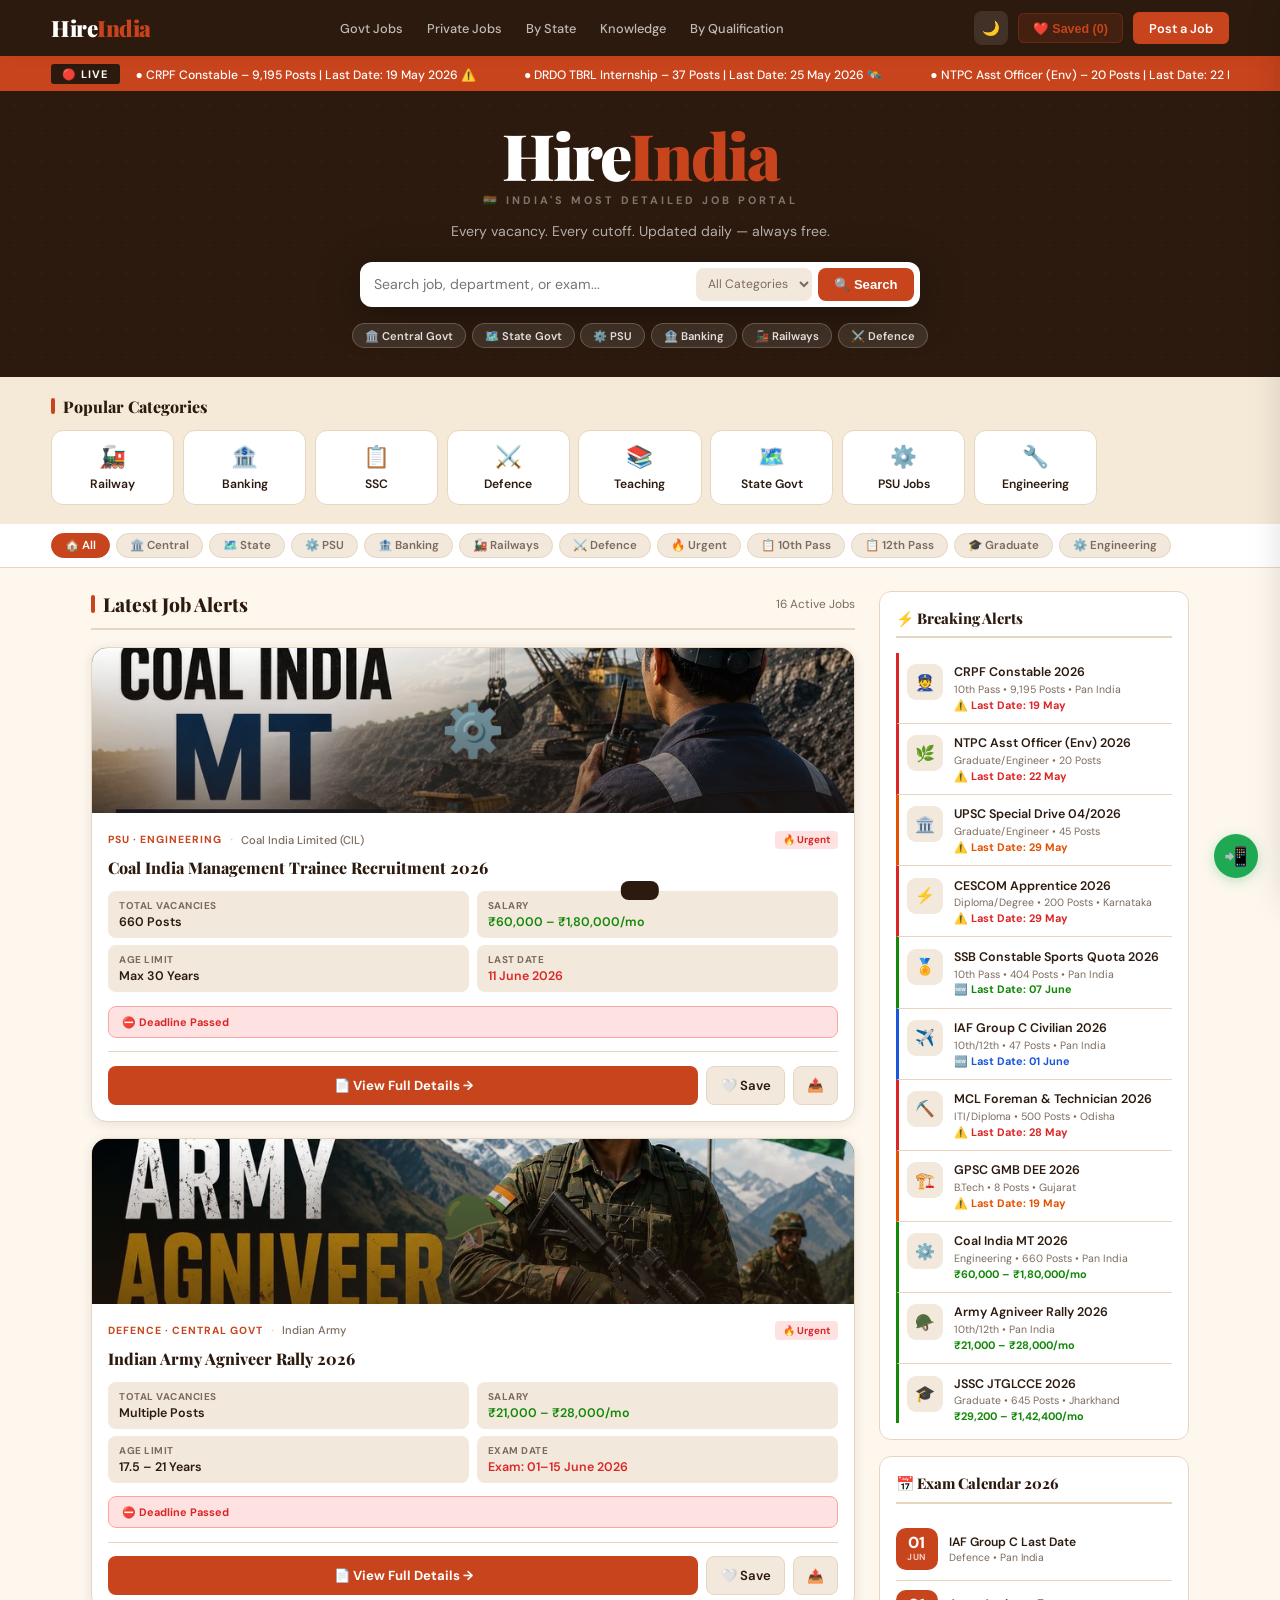
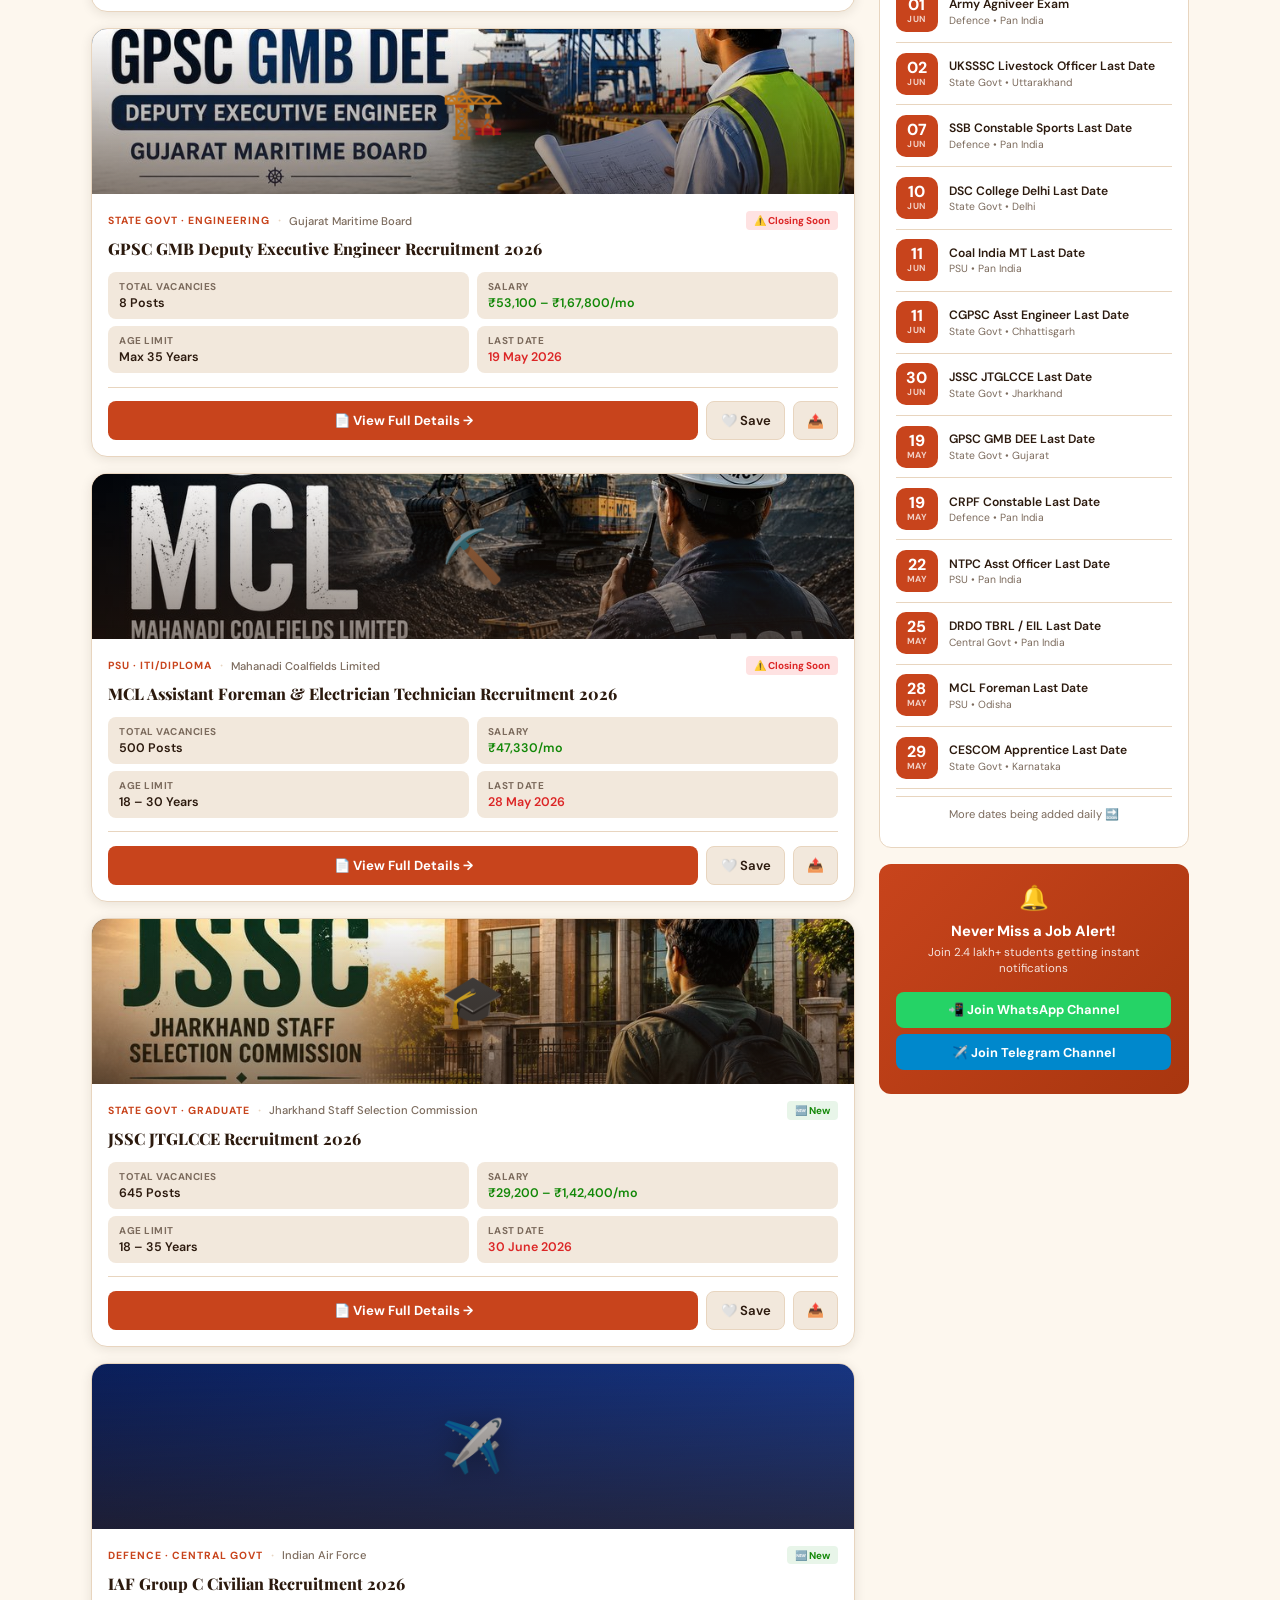
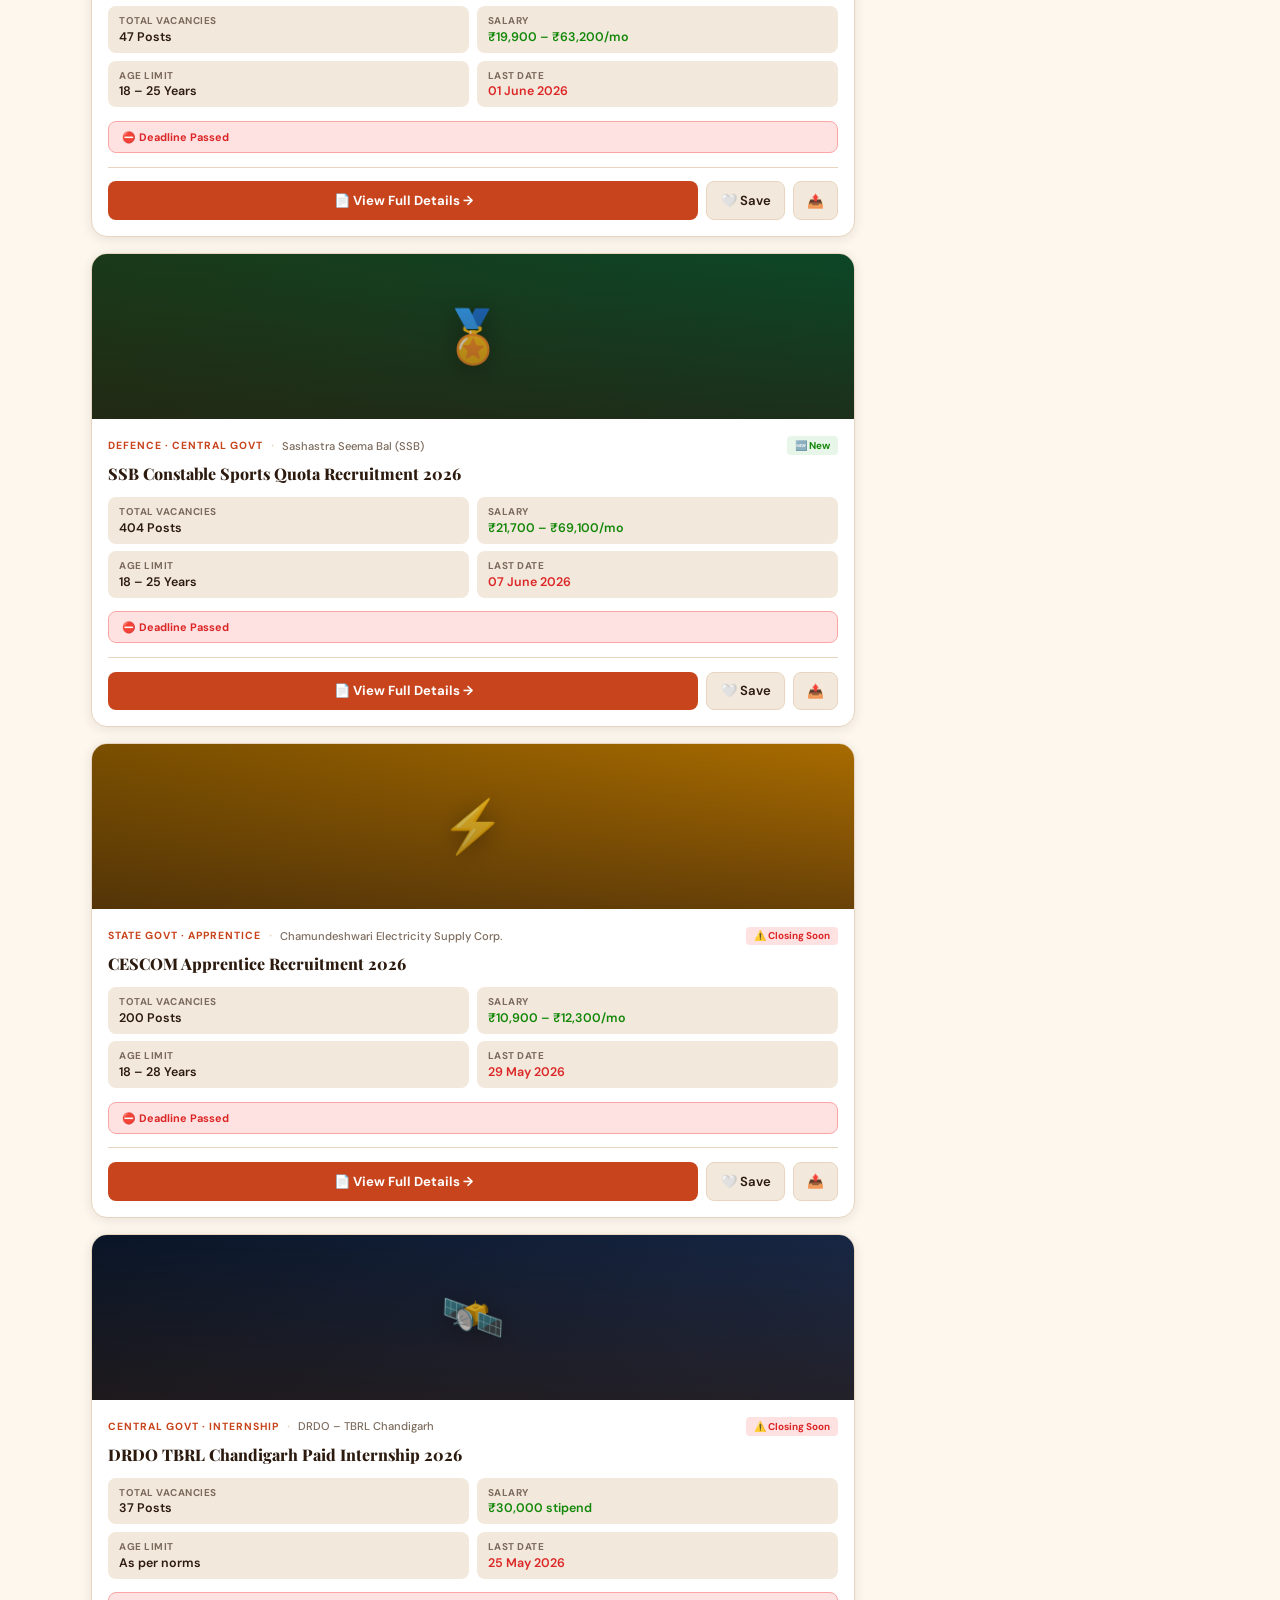
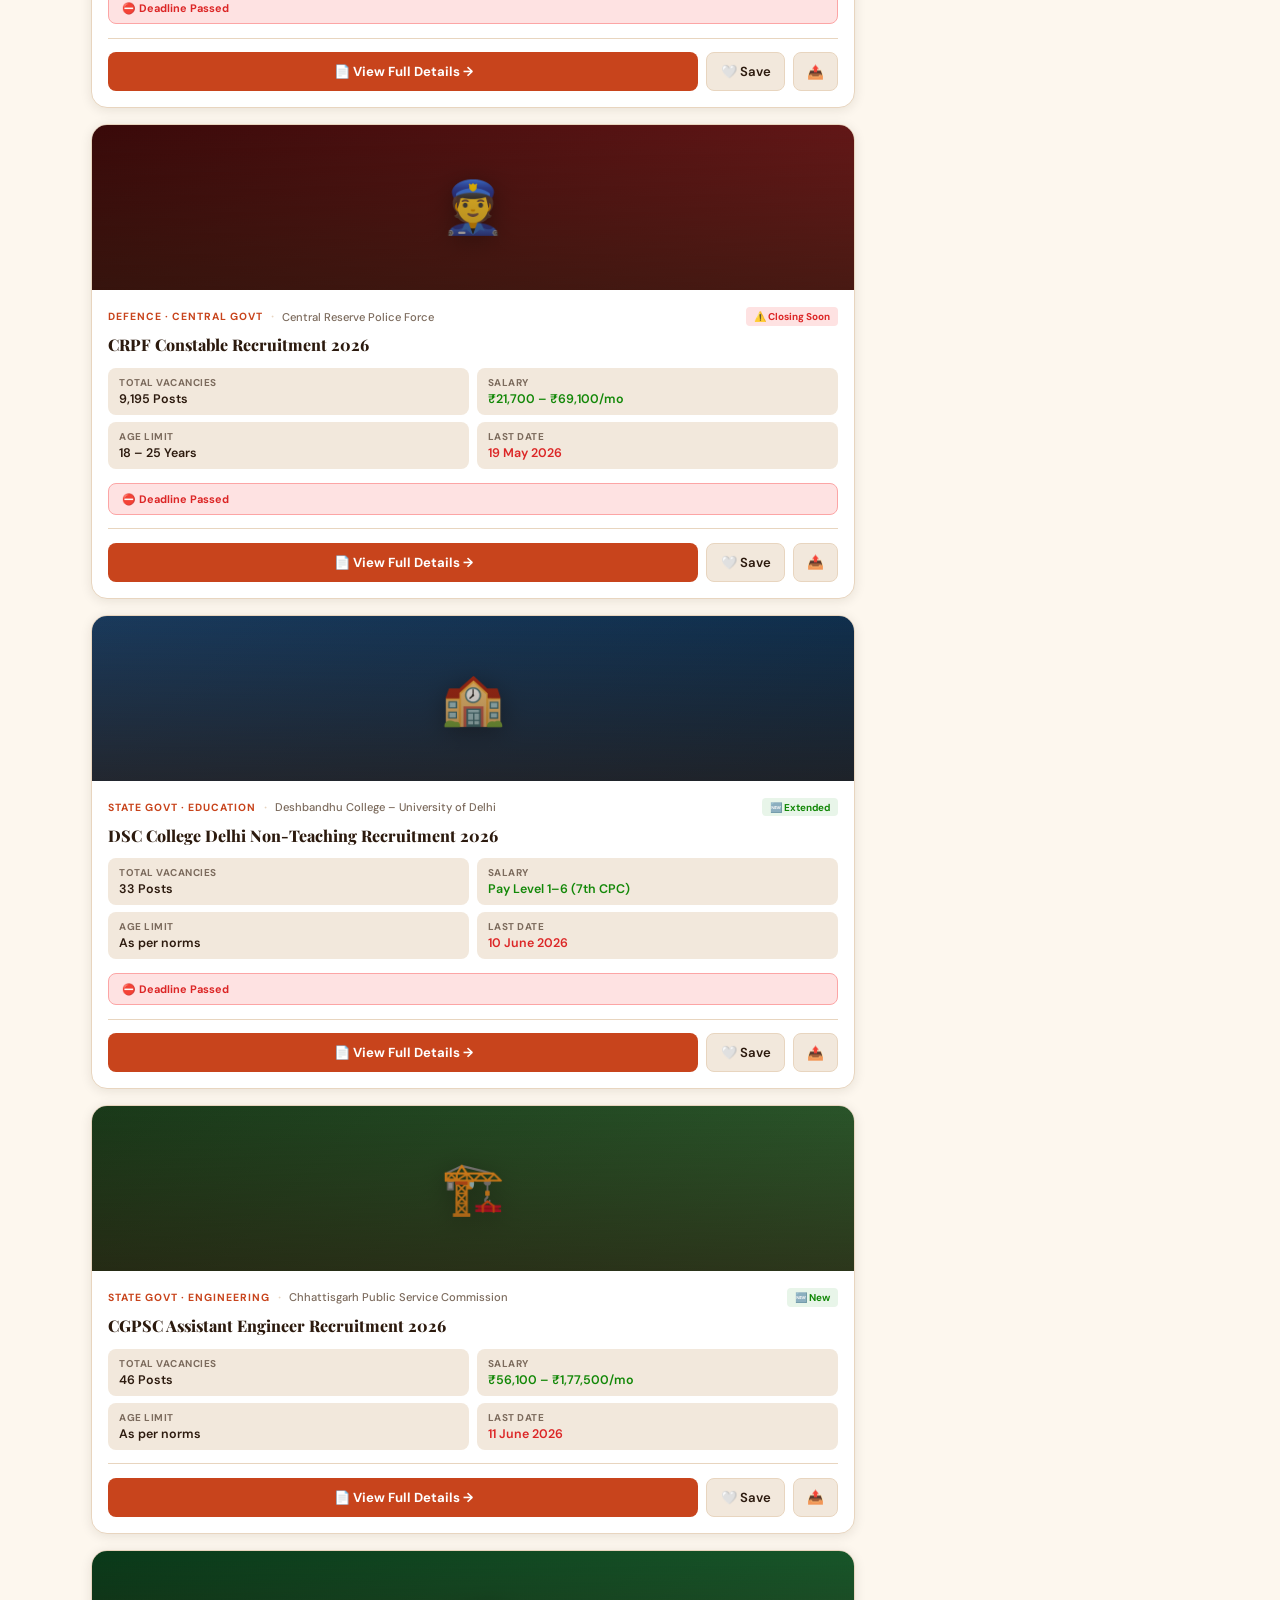
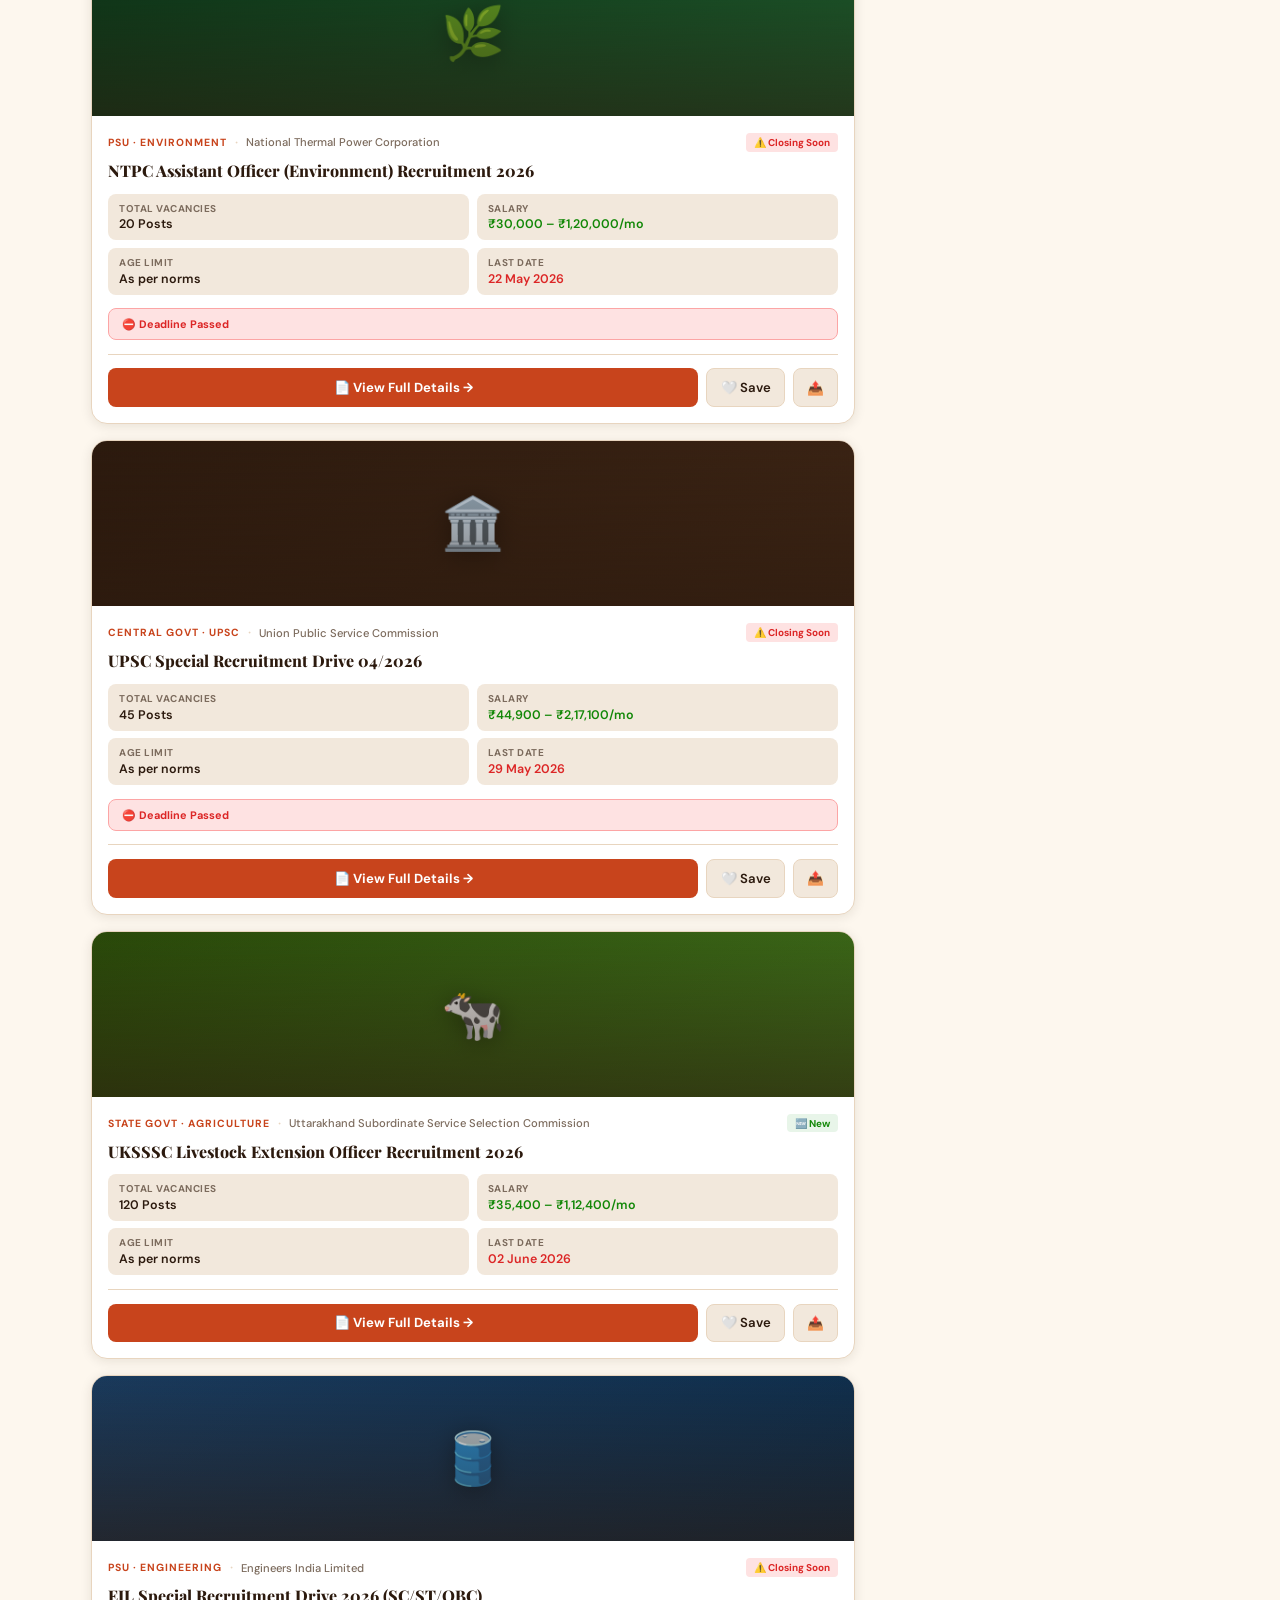
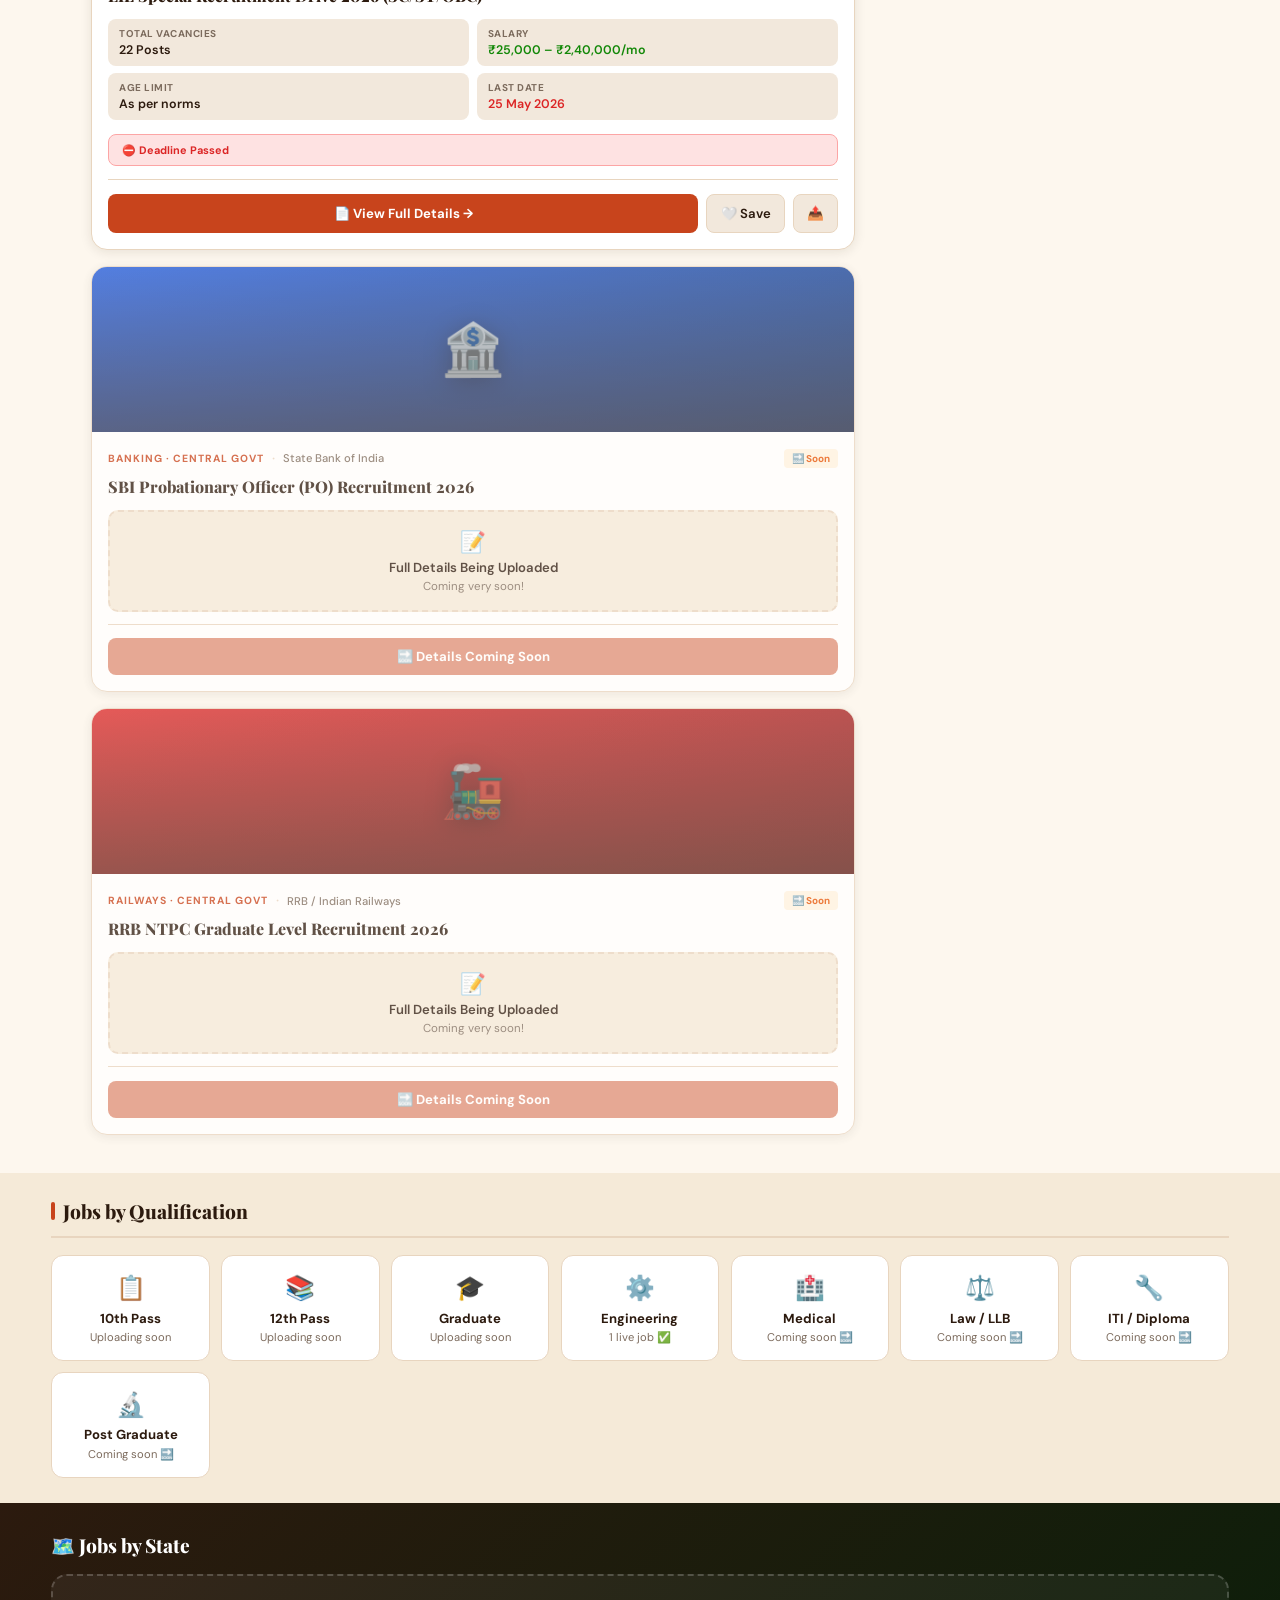
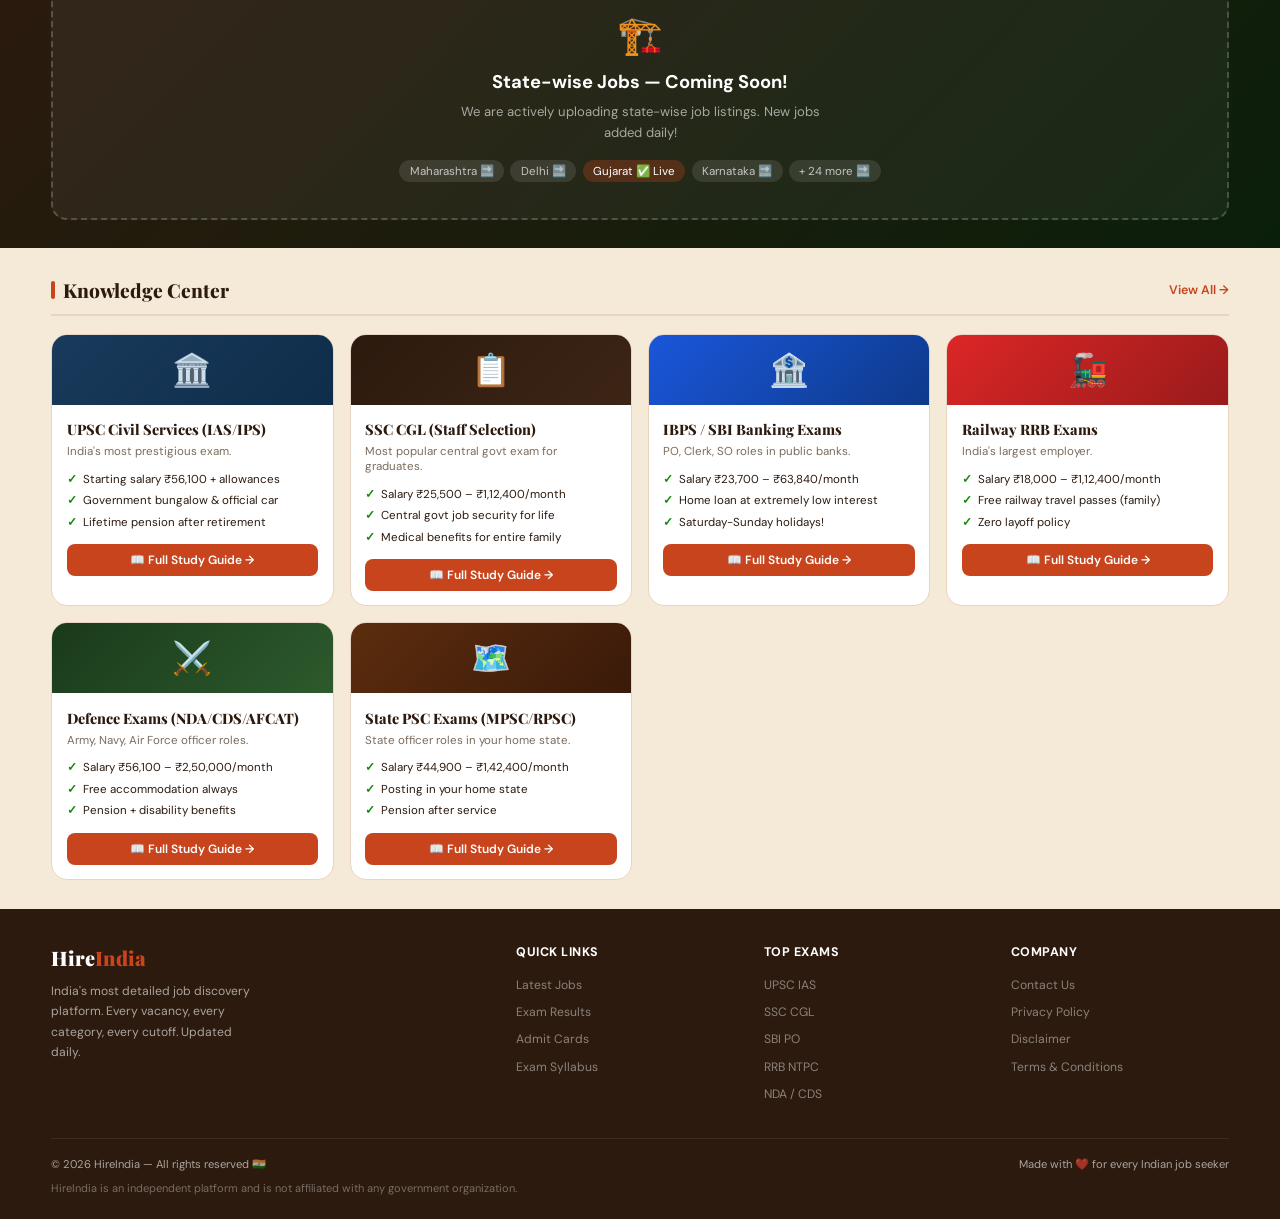
<file: index.html>
<!DOCTYPE html>
<html data-theme="light" lang="en">
<head>
<script async src="https://www.googletagmanager.com/gtag/js?id=G-LKHYPHGVPD"></script>
<script>window.dataLayer=window.dataLayer||[];function gtag(){dataLayer.push(arguments);}gtag("js",new Date());gtag("config","G-LKHYPHGVPD");</script>
<meta charset="utf-8"/>
<meta content="width=device-width, initial-scale=1.0" name="viewport"/>
<title>HireIndia — Government &amp; Private Jobs in India 2026 | Latest Sarkari Naukri</title>
<link href="https://fonts.googleapis.com/css2?family=Playfair+Display:wght@700;800;900&family=DM+Sans:wght@300;400;500;600&family=DM+Mono&display=swap" rel="stylesheet"/>
<link href="https://hireindiaofficial.netlify.app/" rel="canonical"/>
<meta content="Find latest government and private jobs in India 2026. Get Sarkari Naukri updates, admit cards, results, and recruitment notifications daily on HireIndia." name="description"/>
<meta content="government jobs, Sarkari Naukri, India jobs, private jobs, admit card, results, recruitment 2026" name="keywords"/>
<meta content="index, follow" name="robots"/>
<meta content="HireIndia — Government &amp; Private Jobs in India 2026" property="og:title"/>
<meta content="Find latest government and private jobs in India 2026." property="og:description"/>
<meta content="website" property="og:type"/>
<script type="application/ld+json">{"@context":"https://schema.org","@type":"WebSite","name":"HireIndia","url":"https://hireindiaofficial.netlify.app/","description":"India most detailed government job discovery platform."}</script>
</head>
<body>
<!-- All content injected by JS from jobs.json -->
<div id="app"></div>
<div class="toast" id="toast-el"></div>
<div class="overlay" id="overlay" onclick="toggleFavPanel()"></div>
<div class="fav-panel" id="fav-panel">
  <div class="fav-panel-header"><div class="fav-panel-title">❤️ Saved Jobs</div><button class="fav-close" onclick="toggleFavPanel()">✕</button></div>
  <div class="fav-list" id="fav-list"></div>
</div>
<script>
// ─── LOAD DATA AND RENDER ───
fetch("jobs.json").then(r=>r.json()).then(data=>{
  document.getElementById("app").innerHTML = buildPage(data);
  initAll(data);
}).catch(()=>{
  document.getElementById("app").innerHTML = "<p style=padding:2rem>Could not load jobs.json</p>";
});

function buildPage(d){
  return buildStyles() + buildNavbar() + buildTicker(d.ticker) + buildHero() + buildCats() + buildFilterBar() +
    buildMain(d) + buildQualSection() + buildStateSection() + buildKnowledge() + buildFooter() + buildBottomNav() + buildWaFloat();
}

function buildStyles(){
  return `<style>
:root{
  --cream:#FDF7EE;--cream2:#F5EAD8;
  --navy:#2C1A0E;--navy2:#3D2515;
  --saffron:#C8441C;--saffron-light:#FBEADC;
  --green:#138808;--green-light:#E8F5E9;
  --blue:#1a56db;--blue-light:#EBF2FF;
  --gray:#7C6B5D;--gray-light:#F2E8DC;
  --border:#E8D5BF;--text:#2C1A0E;
  --card:#FFFFFF;--shadow:rgba(44,26,14,0.10);
  --red:#DC2626;--red-light:#FEE2E2;
}
[data-theme="dark"]{
  --cream:#0D1117;--cream2:#161B22;--navy:#0A1628;--navy2:#152238;
  --text:#E6EDF3;--card:#1C2333;--border:#30363D;--gray:#9CA3AF;
  --gray-light:#21262D;--shadow:rgba(0,0,0,0.4);--saffron-light:#2D1008;
  --green-light:#0D2818;--blue-light:#0D1F3C;--red-light:#2D1010;
}
[data-theme="dark"] .state-section{background:#0A0F1E;}
[data-theme="dark"] .knowledge-section{background:#161B22;}
[data-theme="dark"] .know-card,[data-theme="dark"] .featured-card,[data-theme="dark"] .sidebar-card,[data-theme="dark"] .qual-card{background:#1C2333;border-color:#30363D;}
[data-theme="dark"] .know-card-title,[data-theme="dark"] .card-title,[data-theme="dark"] .quick-job-title,[data-theme="dark"] .cal-exam,[data-theme="dark"] .sec-title{color:#E6EDF3!important;}
[data-theme="dark"] .know-card-sub,[data-theme="dark"] .card-org,[data-theme="dark"] .quick-job-meta,[data-theme="dark"] .cal-type,[data-theme="dark"] .fact-label,[data-theme="dark"] .qual-count{color:#9CA3AF!important;}
[data-theme="dark"] .fact{background:#21262D;}
[data-theme="dark"] .fact-value{color:#E6EDF3!important;}
[data-theme="dark"] .filter-bar{background:#161B22;border-color:#30363D;}
[data-theme="dark"] .chip{background:#21262D;border-color:#30363D;color:#9CA3AF;}
[data-theme="dark"] .card-actions,[data-theme="dark"] .cal-item{border-color:#30363D;}
[data-theme="dark"] .fav-item{background:#21262D;}
[data-theme="dark"] .fav-item-title{color:#E6EDF3!important;}
[data-theme="dark"] .fav-item-org{color:#9CA3AF!important;}
[data-theme="dark"] footer{background:#0A0F1E;}
[data-theme="dark"] .cat-card{background:#1C2333;border-color:#30363D;color:#E6EDF3;}
[data-theme="dark"] .sec-head{border-color:#30363D;}
[data-theme="dark"] .qual-name{color:#E6EDF3!important;}
[data-theme="dark"] .mobile-menu{background:#0A1628;}
[data-theme="dark"] .mobile-menu a{color:#E6EDF3;border-color:#30363D;}
[data-theme="dark"] .bottom-nav{background:#0A1628;border-color:#1e2a3a;}
*{margin:0;padding:0;box-sizing:border-box;}
html{scroll-behavior:smooth;}
body{font-family:"DM Sans",sans-serif;background:var(--cream);color:var(--text);overflow-x:hidden;}
.navbar{position:fixed;top:0;left:0;right:0;z-index:1000;background:var(--navy);padding:0 4%;height:56px;display:flex;align-items:center;justify-content:space-between;}
.logo{font-family:"Playfair Display",serif;font-size:1.4rem;font-weight:900;color:white;letter-spacing:-0.5px;cursor:pointer;text-decoration:none;}
.logo span{color:var(--saffron);}
.nav-center{display:flex;gap:1.5rem;}
.nav-link{color:rgba(255,255,255,0.7);font-size:0.8rem;font-weight:500;cursor:pointer;transition:color .2s;text-decoration:none;}
.nav-link:hover{color:var(--saffron);}
.nav-right{display:flex;align-items:center;gap:0.6rem;}
.dark-btn{background:rgba(255,255,255,0.1);border:none;color:white;width:34px;height:34px;border-radius:8px;cursor:pointer;font-size:0.9rem;display:flex;align-items:center;justify-content:center;transition:all .2s;}
.dark-btn:hover{background:rgba(255,255,255,0.2);}
.fav-nav-btn{background:rgba(200,68,28,0.15);border:1px solid rgba(200,68,28,0.3);color:var(--saffron);padding:0.4rem 0.9rem;border-radius:6px;font-size:0.78rem;font-weight:600;cursor:pointer;transition:all .2s;}
.fav-nav-btn:hover{background:var(--saffron);color:white;}
.post-btn{background:var(--saffron);border:none;color:white;padding:0.45rem 1rem;border-radius:6px;font-family:"DM Sans",sans-serif;font-weight:600;font-size:0.8rem;cursor:pointer;transition:all .2s;}
.post-btn:hover{background:#a8360f;}
.hamburger{display:none;flex-direction:column;gap:5px;cursor:pointer;padding:6px;border:none;background:rgba(255,255,255,0.1);border-radius:8px;}
.hamburger span{width:22px;height:2px;background:white;border-radius:2px;transition:all .3s;}
.hamburger.open span:nth-child(1){transform:rotate(45deg) translate(5px,5px);}
.hamburger.open span:nth-child(2){opacity:0;}
.hamburger.open span:nth-child(3){transform:rotate(-45deg) translate(5px,-5px);}
.nav-right-mobile{display:none;align-items:center;gap:0.5rem;}
.mobile-menu{position:fixed;top:56px;left:0;right:0;background:var(--navy);z-index:999;transform:translateY(-110%);transition:transform 0.3s cubic-bezier(0.4,0,0.2,1);box-shadow:0 8px 30px rgba(0,0,0,0.4);}
.mobile-menu.open{transform:translateY(0);}
.mobile-menu a{display:block;color:rgba(255,255,255,0.85);font-size:0.95rem;font-weight:500;padding:0.95rem 5%;border-bottom:1px solid rgba(255,255,255,0.08);cursor:pointer;text-decoration:none;transition:all .2s;}
.mobile-menu a:hover{color:var(--saffron);padding-left:7%;}
.mobile-menu-actions{display:flex;gap:0.6rem;padding:1rem 5%;}
.mob-fav-btn{flex:1;padding:0.7rem;border-radius:8px;font-family:"DM Sans",sans-serif;font-weight:700;font-size:0.85rem;cursor:pointer;background:rgba(200,68,28,0.2);color:var(--saffron);border:1px solid rgba(200,68,28,0.3);}
.mob-post-btn{flex:1;padding:0.7rem;border-radius:8px;font-family:"DM Sans",sans-serif;font-weight:700;font-size:0.85rem;cursor:pointer;background:var(--saffron);color:white;border:none;}
.ticker-bar{background:var(--saffron);margin-top:56px;padding:0.45rem 0;overflow:hidden;}
.ticker-inner{display:flex;align-items:center;padding:0 4%;}
.ticker-label{background:var(--navy);color:white;font-size:0.68rem;font-weight:700;padding:0.18rem 0.7rem;letter-spacing:1px;white-space:nowrap;margin-right:1rem;border-radius:3px;}
.ticker-scroll{overflow:hidden;flex:1;}
.ticker-text{display:inline-block;animation:ticker 40s linear infinite;white-space:nowrap;}
.ticker-text span{color:white;font-size:0.76rem;font-weight:500;margin-right:3rem;}
.ticker-text span::before{content:"● ";}
@keyframes ticker{from{transform:translateX(0);}to{transform:translateX(-50%);}}
.hero{background:var(--navy);padding:2rem 5% 1.8rem;text-align:center;position:relative;overflow:hidden;}
.hero::before{content:"";position:absolute;inset:0;background-image:radial-gradient(circle,rgba(200,68,28,0.15) 1px,transparent 1px);background-size:28px 28px;opacity:0.6;}
.hero-logo{font-family:"Playfair Display",serif;font-size:clamp(2.2rem,7vw,4rem);font-weight:900;color:white;position:relative;z-index:1;line-height:1;margin-bottom:0.35rem;letter-spacing:-2px;}
.hero-logo span{color:var(--saffron);}
.hero-tagline{font-size:0.68rem;font-weight:700;letter-spacing:3px;text-transform:uppercase;color:rgba(255,255,255,0.4);margin-bottom:0.9rem;position:relative;z-index:1;}
.hero-sub{color:rgba(255,255,255,0.65);font-size:0.88rem;max-width:400px;margin:0 auto 1.2rem;line-height:1.5;position:relative;z-index:1;}
.search-wrap{display:flex;gap:0.4rem;max-width:560px;margin:0 auto 1rem;background:white;border-radius:12px;padding:0.4rem;box-shadow:0 8px 40px rgba(0,0,0,0.35);position:relative;z-index:1;}
.search-input{flex:1;border:none;outline:none;font-family:"DM Sans",sans-serif;font-size:0.88rem;color:var(--text);background:transparent;padding:0.3rem 0.5rem;}
.search-wrap select{border:none;outline:none;font-family:"DM Sans",sans-serif;font-size:0.76rem;color:var(--gray);background:var(--gray-light);border-radius:8px;padding:0.3rem 0.5rem;cursor:pointer;}
.search-btn{background:var(--saffron);color:white;border:none;padding:0.55rem 1rem;border-radius:8px;font-weight:700;font-size:0.82rem;cursor:pointer;transition:all .2s;white-space:nowrap;}
.search-btn:active{transform:scale(0.95);}
.hero-chips{display:flex;flex-wrap:wrap;justify-content:center;gap:0.35rem;position:relative;z-index:1;}
.hero-chip{background:rgba(255,255,255,0.1);border:1px solid rgba(255,255,255,0.2);color:rgba(255,255,255,0.85);padding:0.28rem 0.75rem;border-radius:20px;font-size:0.7rem;font-weight:600;cursor:pointer;transition:all .2s;}
.hero-chip:hover,.hero-chip:active{background:var(--saffron);border-color:var(--saffron);color:white;transform:scale(0.97);}
.cat-section{background:var(--cream2);padding:1.2rem 4%;}
.cat-section-inner{max-width:1200px;margin:0 auto;}
.cat-section-title{font-family:"Playfair Display",serif;font-size:1rem;font-weight:800;color:var(--text);margin-bottom:0.8rem;display:flex;align-items:center;gap:0.5rem;}
.cat-section-title::before{content:"";width:4px;height:16px;background:var(--saffron);border-radius:2px;display:inline-block;}
.cat-grid{display:grid;grid-template-columns:repeat(auto-fill,minmax(110px,1fr));gap:0.55rem;}
.cat-card{background:var(--card);border:1.5px solid var(--border);border-radius:12px;padding:0.75rem 0.5rem;text-align:center;cursor:pointer;font-size:0.76rem;font-weight:600;color:var(--text);user-select:none;transition:transform 0.18s ease,box-shadow 0.18s ease,border-color 0.18s ease,background 0.18s ease,color 0.18s ease;}
.cat-card:hover{border-color:var(--saffron);background:var(--saffron-light);color:var(--saffron);transform:translateY(-3px);box-shadow:0 8px 20px var(--shadow);}
.cat-card:active{transform:scale(0.93) translateY(0);box-shadow:none;background:var(--saffron);color:white;border-color:var(--saffron);}
.cat-icon{font-size:1.35rem;display:block;margin-bottom:0.3rem;}
.filter-bar{background:white;border-bottom:1px solid var(--border);padding:0.55rem 4%;display:flex;gap:0.4rem;overflow-x:auto;scrollbar-width:none;-webkit-overflow-scrolling:touch;position:sticky;top:56px;z-index:100;}
.filter-bar::-webkit-scrollbar{display:none;}
.chip{background:var(--gray-light);border:1.5px solid var(--border);color:var(--gray);padding:0.28rem 0.8rem;border-radius:20px;font-size:0.72rem;font-weight:600;cursor:pointer;white-space:nowrap;flex-shrink:0;user-select:none;transition:transform 0.15s ease,background 0.15s,border-color 0.15s,color 0.15s;}
.chip:hover{border-color:var(--saffron);color:var(--saffron);}
.chip:active{transform:scale(0.93);}
.chip.active{background:var(--saffron);border-color:var(--saffron);color:white;}
.main-wrap{display:grid;grid-template-columns:1fr 310px;gap:1.5rem;max-width:1200px;margin:0 auto;padding:1.4rem 4%;}
.sec-head{display:flex;justify-content:space-between;align-items:center;margin-bottom:1.1rem;padding-bottom:0.7rem;border-bottom:2px solid var(--border);}
.sec-title{font-family:"Playfair Display",serif;font-size:1.2rem;font-weight:800;color:var(--text);display:flex;align-items:center;gap:0.5rem;}
.sec-title::before{content:"";width:4px;height:18px;background:var(--saffron);border-radius:2px;display:inline-block;}
.see-all{color:var(--saffron);font-size:0.78rem;font-weight:600;cursor:pointer;text-decoration:none;}
.featured-card{background:var(--card);border-radius:16px;overflow:hidden;border:1px solid var(--border);margin-bottom:1rem;cursor:pointer;box-shadow:0 2px 12px var(--shadow);transition:transform 0.25s ease,box-shadow 0.25s ease,border-color 0.25s ease;}
.featured-card:hover{transform:translateY(-3px);box-shadow:0 12px 40px var(--shadow);border-color:var(--saffron);}
.featured-card:active{transform:scale(0.99);}
.card-img-wrap{width:100%;height:165px;position:relative;overflow:hidden;background:linear-gradient(135deg,var(--navy),var(--navy2));display:flex;align-items:center;justify-content:center;}
.card-img-wrap img{width:100%;height:100%;object-fit:cover;position:absolute;inset:0;}
.card-emoji{font-size:3.2rem;position:relative;z-index:1;filter:drop-shadow(0 4px 12px rgba(0,0,0,0.4));}
.card-overlay{position:absolute;inset:0;background:linear-gradient(to top,rgba(44,26,14,0.55),transparent);z-index:2;}
.card-body{padding:1rem;}
.card-meta{display:flex;align-items:center;gap:0.5rem;margin-bottom:0.5rem;flex-wrap:wrap;}
.card-category{font-size:0.65rem;font-weight:700;letter-spacing:1px;text-transform:uppercase;color:var(--saffron);}
.card-dot{color:var(--border);}
.card-org{font-size:0.7rem;color:var(--gray);font-weight:500;}
.badge{font-size:0.62rem;font-weight:700;padding:0.18rem 0.5rem;border-radius:4px;margin-left:auto;}
.badge-urgent{background:var(--red-light);color:var(--red);}
.badge-closing{background:#FEE2E2;color:#DC2626;}
.badge-new{background:var(--green-light);color:var(--green);}
.badge-soon{background:#FFF3E0;color:#E65100;}
.card-title{font-family:"Playfair Display",serif;font-size:1rem;font-weight:800;color:var(--text);margin-bottom:0.75rem;line-height:1.3;}
.quick-facts{display:grid;grid-template-columns:1fr 1fr;gap:0.45rem;margin-bottom:0.85rem;}
.fact{background:var(--gray-light);border-radius:8px;padding:0.5rem 0.7rem;}
.fact-label{font-size:0.62rem;font-weight:700;letter-spacing:0.5px;text-transform:uppercase;color:var(--gray);margin-bottom:0.12rem;}
.fact-value{font-size:0.78rem;font-weight:600;color:var(--text);}
.fact-value.salary{color:var(--green);}
.fact-value.urgent{color:var(--red);}
.countdown-strip{background:var(--red-light);border:1px solid #fca5a5;border-radius:8px;padding:0.5rem 0.8rem;display:flex;align-items:center;justify-content:space-between;margin-bottom:0.85rem;flex-wrap:wrap;gap:0.3rem;}
.countdown-label{font-size:0.68rem;color:var(--red);font-weight:700;}
.countdown-time{font-family:"DM Mono",monospace;font-weight:700;color:var(--red);font-size:0.85rem;}
.card-actions{display:flex;gap:0.5rem;padding-top:0.85rem;border-top:1px solid var(--border);}
.btn-apply{flex:1;background:var(--saffron);color:white;border:none;padding:0.62rem;border-radius:8px;font-family:"DM Sans",sans-serif;font-weight:700;font-size:0.82rem;cursor:pointer;text-align:center;text-decoration:none;display:flex;align-items:center;justify-content:center;transition:all .2s;}
.btn-apply:hover{background:#a8360f;}
.btn-apply:active{transform:scale(0.96);}
.btn-save{background:var(--gray-light);border:1.5px solid var(--border);color:var(--text);padding:0.62rem 0.85rem;border-radius:8px;font-family:"DM Sans",sans-serif;font-weight:600;font-size:0.82rem;cursor:pointer;transition:all .2s;}
.btn-save:hover{background:var(--red-light);border-color:#fca5a5;}
.btn-save:active{transform:scale(0.93);}
.btn-save.saved{background:var(--red-light);border-color:#ef4444;color:var(--red);}
.btn-share{background:var(--gray-light);border:1.5px solid var(--border);color:var(--text);padding:0.62rem 0.8rem;border-radius:8px;cursor:pointer;transition:all .2s;font-size:0.85rem;}
.btn-share:active{transform:scale(0.93);}
.sidebar-sticky{position:sticky;top:70px;}
.sidebar-card{background:var(--card);border:1px solid var(--border);border-radius:12px;padding:1rem;margin-bottom:1rem;}
.sidebar-title{font-family:"Playfair Display",serif;font-size:0.92rem;font-weight:800;color:var(--text);margin-bottom:0.9rem;padding-bottom:0.55rem;border-bottom:2px solid var(--border);display:flex;align-items:center;gap:0.4rem;}
.quick-job{display:flex;gap:0.7rem;padding:0.7rem 0;border-bottom:1px solid var(--border);cursor:pointer;transition:opacity .2s;text-decoration:none;color:inherit;}
.quick-job:last-child{border-bottom:none;padding-bottom:0;}
.quick-job:hover{opacity:0.72;}
.quick-job-icon{width:36px;height:36px;border-radius:9px;display:flex;align-items:center;justify-content:center;font-size:1rem;flex-shrink:0;background:var(--gray-light);}
.quick-job-title{font-weight:600;font-size:0.78rem;color:var(--text);margin-bottom:0.18rem;}
.quick-job-meta{font-size:0.66rem;color:var(--gray);}
.quick-job-salary{font-size:0.68rem;font-weight:700;color:var(--green);margin-top:0.12rem;}
.cal-item{display:flex;align-items:center;gap:0.7rem;padding:0.6rem 0;border-bottom:1px solid var(--border);}
.cal-item:last-child{border-bottom:none;}
.cal-date{width:42px;height:42px;background:var(--saffron);border-radius:10px;display:flex;flex-direction:column;align-items:center;justify-content:center;flex-shrink:0;}
.cal-day{color:white;font-weight:800;font-size:1rem;line-height:1;}
.cal-month{color:rgba(255,255,255,0.75);font-size:0.55rem;font-weight:700;letter-spacing:0.5px;text-transform:uppercase;}
.cal-exam{font-size:0.76rem;font-weight:600;color:var(--text);}
.cal-type{font-size:0.65rem;color:var(--gray);margin-top:0.1rem;}
.alert-box{background:linear-gradient(135deg,var(--saffron),#a8360f);border-radius:12px;padding:1.1rem;text-align:center;color:white;}
.alert-icon{font-size:1.5rem;display:block;margin-bottom:0.5rem;}
.alert-title{font-weight:800;font-size:0.92rem;margin-bottom:0.25rem;}
.alert-sub{font-size:0.72rem;opacity:0.85;margin-bottom:0.9rem;line-height:1.4;}
.btn-whatsapp,.btn-telegram{width:100%;border:none;padding:0.6rem;border-radius:8px;font-family:"DM Sans",sans-serif;font-weight:700;font-size:0.8rem;cursor:pointer;margin-bottom:0.4rem;}
.btn-whatsapp{background:#25D366;color:white;}
.btn-telegram{background:#0088cc;color:white;}
.qual-grid{display:grid;grid-template-columns:repeat(auto-fill,minmax(140px,1fr));gap:0.7rem;}
.qual-card{background:var(--card);border:1px solid var(--border);border-radius:12px;padding:1rem;text-align:center;cursor:pointer;transition:all .2s;}
.qual-card:hover{border-color:var(--saffron);transform:translateY(-2px);}
.qual-icon{font-size:1.5rem;display:block;margin-bottom:0.4rem;}
.qual-name{font-weight:700;font-size:0.82rem;color:var(--text);}
.qual-count{font-size:0.7rem;color:var(--gray);margin-top:0.2rem;}
.state-section{background:linear-gradient(135deg,var(--navy),#0a1f0a);padding:1.8rem 4%;}
.state-sec-title{font-family:"Playfair Display",serif;font-size:1.2rem;font-weight:800;color:white;margin-bottom:1rem;max-width:1200px;margin-left:auto;margin-right:auto;}
.knowledge-section{background:var(--cream2);padding:1.8rem 4%;}
.knowledge-grid{display:grid;grid-template-columns:repeat(auto-fill,minmax(260px,1fr));gap:1rem;}
.know-card{background:var(--card);border:1px solid var(--border);border-radius:16px;overflow:hidden;transition:all .2s;}
.know-card:hover{transform:translateY(-3px);box-shadow:0 12px 30px var(--shadow);}
.know-card-top{height:70px;display:flex;align-items:center;justify-content:center;font-size:2rem;}
.know-card-top.upsc{background:linear-gradient(135deg,#1a3a5c,#0e2d4a);}
.know-card-top.ssc{background:linear-gradient(135deg,#2C1A0E,#3D2515);}
.know-card-top.banking{background:linear-gradient(135deg,#1a56db,#0e3a8a);}
.know-card-top.railway{background:linear-gradient(135deg,#DC2626,#991b1b);}
.know-card-top.defence{background:linear-gradient(135deg,#1a3a1a,#2d5a2d);}
.know-card-top.state{background:linear-gradient(135deg,#5c2d0e,#3a1a0a);}
.know-card-body{padding:0.9rem;}
.know-card-title{font-family:"Playfair Display",serif;font-size:0.9rem;font-weight:800;color:var(--text);margin-bottom:0.3rem;}
.know-card-sub{font-size:0.72rem;color:var(--gray);margin-bottom:0.6rem;}
.know-perks{list-style:none;padding:0;margin-bottom:0.7rem;}
.know-perks li{font-size:0.72rem;color:var(--text);padding:0.2rem 0;padding-left:1rem;position:relative;}
.know-perks li::before{content:"✓";position:absolute;left:0;color:var(--green);font-weight:700;}
.know-btn{background:var(--saffron);color:white;border:none;padding:0.5rem 0.8rem;border-radius:8px;font-family:"DM Sans",sans-serif;font-weight:600;font-size:0.75rem;cursor:pointer;width:100%;transition:all .2s;}
.know-btn:hover{background:#a8360f;}
footer{background:var(--navy);color:rgba(255,255,255,0.6);padding:2.2rem 4% 1.5rem;}
.footer-grid{display:grid;grid-template-columns:2fr 1fr 1fr 1fr;gap:1.8rem;max-width:1200px;margin:0 auto 1.8rem;}
.footer-logo{font-family:"Playfair Display",serif;font-size:1.25rem;font-weight:900;color:white;margin-bottom:0.6rem;}
.footer-logo span{color:var(--saffron);}
.footer-desc{font-size:0.76rem;line-height:1.7;max-width:200px;}
.footer-col h4{color:white;font-weight:700;font-size:0.78rem;margin-bottom:0.8rem;letter-spacing:0.5px;}
.footer-col ul{list-style:none;}
.footer-col ul li{margin-bottom:0.4rem;}
.footer-col ul li a{color:rgba(255,255,255,0.45);text-decoration:none;font-size:0.76rem;transition:color .2s;cursor:pointer;}
.footer-col ul li a:hover{color:var(--saffron);}
.footer-bottom{max-width:1200px;margin:0 auto;border-top:1px solid rgba(255,255,255,0.08);padding-top:1.1rem;display:flex;justify-content:space-between;font-size:0.7rem;flex-wrap:wrap;gap:0.5rem;}
.overlay{position:fixed;inset:0;background:rgba(0,0,0,0.5);z-index:1999;opacity:0;pointer-events:none;transition:opacity 0.3s;}
.overlay.show{opacity:1;pointer-events:all;}
.fav-panel{position:fixed;top:0;right:-420px;width:min(400px,100vw);height:100vh;background:var(--card);border-left:1px solid var(--border);z-index:2000;transition:right 0.35s cubic-bezier(0.4,0,0.2,1);overflow-y:auto;box-shadow:-10px 0 40px rgba(0,0,0,0.2);}
.fav-panel.open{right:0;}
.fav-panel-header{padding:1rem 1.3rem;border-bottom:1px solid var(--border);display:flex;justify-content:space-between;align-items:center;position:sticky;top:0;background:var(--card);z-index:1;}
.fav-panel-title{font-family:"Playfair Display",serif;font-weight:800;font-size:1rem;color:var(--text);}
.fav-close{background:var(--gray-light);border:none;width:30px;height:30px;border-radius:8px;cursor:pointer;font-size:0.95rem;}
.fav-list{padding:0.9rem 1.3rem;}
.fav-item{background:var(--gray-light);border-radius:10px;padding:0.85rem;margin-bottom:0.65rem;position:relative;}
.fav-item-title{font-weight:700;font-size:0.83rem;color:var(--text);margin-bottom:0.18rem;}
.fav-item-org{font-size:0.7rem;color:var(--gray);margin-bottom:0.3rem;}
.fav-item-salary{font-weight:700;color:var(--green);font-size:0.78rem;}
.fav-remove{position:absolute;top:0.7rem;right:0.7rem;background:none;border:none;cursor:pointer;color:var(--gray);font-size:1rem;}
.fav-remove:hover{color:var(--red);}
.fav-empty{text-align:center;padding:2.5rem 1rem;color:var(--gray);}
.toast{position:fixed;bottom:5rem;left:50%;transform:translateX(-50%) translateY(80px);background:var(--navy);color:white;padding:0.6rem 1.2rem;border-radius:8px;font-size:0.78rem;font-weight:500;z-index:3000;transition:transform 0.3s;pointer-events:none;white-space:nowrap;}
.toast.show{transform:translateX(-50%) translateY(0);}
.wa-float{position:fixed;bottom:1.4rem;right:1.4rem;background:#1ea952;color:white;width:44px;height:44px;border-radius:50%;display:flex;align-items:center;justify-content:center;font-size:1.2rem;cursor:pointer;box-shadow:0 3px 12px rgba(30,169,82,0.28);z-index:999;transition:all .2s;}
.wa-float:hover{background:#178a42;transform:scale(1.08);}
.bottom-nav{display:none;position:fixed;bottom:0;left:0;right:0;background:var(--navy);border-top:1px solid rgba(255,255,255,0.1);z-index:998;padding:0.35rem 0 0.45rem;}
.bottom-nav-inner{display:flex;justify-content:space-around;}
.bnav-item{display:flex;flex-direction:column;align-items:center;gap:0.12rem;cursor:pointer;padding:0.28rem 0.7rem;border-radius:8px;border:none;background:none;transition:all .18s;}
.bnav-icon{font-size:1.15rem;}
.bnav-label{font-size:0.55rem;font-weight:600;color:rgba(255,255,255,0.45);letter-spacing:0.3px;}
.bnav-item.active .bnav-icon{filter:drop-shadow(0 0 4px var(--saffron));}
.bnav-item.active .bnav-label{color:var(--saffron);}
.bnav-item:active{transform:scale(0.88);}
@media(max-width:900px){
  .main-wrap{grid-template-columns:1fr;padding:1.1rem 4%;}
  .sidebar{display:none;}
  .nav-center,.nav-right{display:none;}
  .hamburger{display:flex;}
  .nav-right-mobile{display:flex;}
  .footer-grid{grid-template-columns:1fr 1fr;}
  .cat-grid{grid-template-columns:repeat(4,1fr);}
  .bottom-nav{display:block;}
  body{padding-bottom:62px;}
  .wa-float{bottom:5rem;}
}
@media(max-width:480px){
  .footer-grid{grid-template-columns:1fr;}
  .search-wrap select{display:none;}
  .cat-grid{grid-template-columns:repeat(4,1fr);}
  .hero-chip{font-size:0.66rem;padding:0.25rem 0.6rem;}
}
</style>`;
}

function buildNavbar(){
  return `<nav class="navbar">
  <div class="logo">Hire<span>India</span></div>
  <div class="nav-center">
    <a class="nav-link" onclick="goTo('jobs-section')">Govt Jobs</a>
    <a class="nav-link" onclick="goTo('jobs-section')">Private Jobs</a>
    <a class="nav-link" onclick="goTo('state-section')">By State</a>
    <a class="nav-link" onclick="goTo('knowledge-section')">Knowledge</a>
    <a class="nav-link" onclick="goTo('qual-section')">By Qualification</a>
  </div>
  <div class="nav-right">
    <button class="dark-btn" onclick="toggleDark()">🌙</button>
    <button class="fav-nav-btn" onclick="toggleFavPanel()">❤️ Saved (<span id="fav-count">0</span>)</button>
    <button class="post-btn" onclick="toast('Company posting coming soon! 🚀')">Post a Job</button>
  </div>
  <div class="nav-right-mobile">
    <button class="dark-btn" onclick="toggleDark()">🌙</button>
    <button class="hamburger" id="hamburger" onclick="toggleMenu()"><span></span><span></span><span></span></button>
  </div>
</nav>
<div class="mobile-menu" id="mobile-menu">
  <a onclick="goTo('jobs-section');closeMenu()">🏛️ Govt Jobs</a>
  <a onclick="goTo('jobs-section');closeMenu()">💼 Private Jobs</a>
  <a onclick="goTo('state-section');closeMenu()">🗺️ By State</a>
  <a onclick="goTo('knowledge-section');closeMenu()">📚 Knowledge</a>
  <a onclick="goTo('qual-section');closeMenu()">🎓 By Qualification</a>
  <div class="mobile-menu-actions">
    <button class="mob-fav-btn" onclick="toggleFavPanel();closeMenu()">❤️ Saved (<span id="fav-count-mob">0</span>)</button>
    <button class="mob-post-btn" onclick="toast('Coming soon! 🚀');closeMenu()">Post a Job</button>
  </div>
</div>`;
}

function buildTicker(items){
  const doubled = [...items, ...items].map(t=>`<span>${t}</span>`).join("");
  return `<div class="ticker-bar"><div class="ticker-inner"><div class="ticker-label">🔴 LIVE</div><div class="ticker-scroll"><div class="ticker-text">${doubled}</div></div></div></div>`;
}

function buildHero(){
  return `<section class="hero">
  <div class="hero-logo">Hire<span>India</span></div>
  <div class="hero-tagline">🇮🇳 India's Most Detailed Job Portal</div>
  <p class="hero-sub">Every vacancy. Every cutoff. Updated daily — always free.</p>
  <div class="search-wrap">
    <input class="search-input" id="search-input" oninput="doSearch()" placeholder="Search job, department, or exam..." type="text"/>
    <select id="search-cat" onchange="doSearch()">
      <option value="all">All Categories</option>
      <option value="central">Central Govt</option>
      <option value="state">State Govt</option>
      <option value="psu">PSU</option>
      <option value="banking">Banking</option>
      <option value="railway">Railways</option>
      <option value="defence">Defence</option>
    </select>
    <button class="search-btn" onclick="doSearch()">🔍 Search</button>
  </div>
  <div class="hero-chips">
    <span class="hero-chip" onclick="filterAndScroll('central')">🏛️ Central Govt</span>
    <span class="hero-chip" onclick="filterAndScroll('state')">🗺️ State Govt</span>
    <span class="hero-chip" onclick="filterAndScroll('psu')">⚙️ PSU</span>
    <span class="hero-chip" onclick="filterAndScroll('banking')">🏦 Banking</span>
    <span class="hero-chip" onclick="filterAndScroll('railway')">🚂 Railways</span>
    <span class="hero-chip" onclick="filterAndScroll('defence')">⚔️ Defence</span>
  </div>
</section>`;
}

function buildCats(){
  return `<section class="cat-section" id="cat-section">
  <div class="cat-section-inner">
    <div class="cat-section-title">Popular Categories</div>
    <div class="cat-grid">
      <div class="cat-card" onclick="filterAndScroll('railway')"><span class="cat-icon">🚂</span>Railway</div>
      <div class="cat-card" onclick="filterAndScroll('banking')"><span class="cat-icon">🏦</span>Banking</div>
      <div class="cat-card" onclick="filterAndScroll('central')"><span class="cat-icon">📋</span>SSC</div>
      <div class="cat-card" onclick="filterAndScroll('defence')"><span class="cat-icon">⚔️</span>Defence</div>
      <div class="cat-card" onclick="toast('Teaching jobs coming soon!')"><span class="cat-icon">📚</span>Teaching</div>
      <div class="cat-card" onclick="filterAndScroll('state')"><span class="cat-icon">🗺️</span>State Govt</div>
      <div class="cat-card" onclick="filterAndScroll('psu')"><span class="cat-icon">⚙️</span>PSU Jobs</div>
      <div class="cat-card" onclick="filterAndScroll('engineering')"><span class="cat-icon">🔧</span>Engineering</div>
    </div>
  </div>
</section>`;
}

function buildFilterBar(){
  return `<div class="filter-bar">
  <div class="chip active" onclick="filter('all',this)">🏠 All</div>
  <div class="chip" onclick="filter('central',this)">🏛️ Central</div>
  <div class="chip" onclick="filter('state',this)">🗺️ State</div>
  <div class="chip" onclick="filter('psu',this)">⚙️ PSU</div>
  <div class="chip" onclick="filter('banking',this)">🏦 Banking</div>
  <div class="chip" onclick="filter('railway',this)">🚂 Railways</div>
  <div class="chip" onclick="filter('defence',this)">⚔️ Defence</div>
  <div class="chip" onclick="filter('urgent',this)">🔥 Urgent</div>
  <div class="chip" onclick="filter('10th',this)">📋 10th Pass</div>
  <div class="chip" onclick="filter('12th',this)">📋 12th Pass</div>
  <div class="chip" onclick="filter('graduate',this)">🎓 Graduate</div>
  <div class="chip" onclick="filter('engineering',this)">⚙️ Engineering</div>
</div>`;
}

function buildJobCard(j){
  const imgHtml = j.banner
    ? `<img alt="${j.title}" loading="lazy" src="${j.banner}" onerror="this.style.display='none'"/>`
    : "";
  const cdHtml = j.countdown && j.lastDateRaw
    ? `<div class="countdown-strip" id="cd-${j.id}"></div>`
    : "";
  const fact3Label = j.age ? "Age Limit" : "Qualification";
  const fact3Val = j.age || j.qualification || "—";
  const fact4Label = j.countdown ? (j.id===2?"Exam Date":"Last Date") : "Last Date";
  const actionsHtml = j.comingSoon
    ? `<button class="btn-apply" disabled style="opacity:0.6;cursor:not-allowed;">🔜 Details Coming Soon</button>`
    : `<a class="btn-apply" href="job-detail.html?id=${j.id}">📄 View Full Details →</a>
       <button class="btn-save" id="save-${j.id}" onclick="toggleSave(${j.id},\'${j.title}\',\'${j.org}\',\'${j.salary}\',this)">🤍 Save</button>
       <button class="btn-share" onclick="shareJob(${j.id})">📤</button>`;
  const comingSoonBox = j.comingSoon ? `<div style="background:var(--cream2);border:2px dashed var(--border);border-radius:10px;padding:1rem;text-align:center;margin:0.75rem 0;"><div style="font-size:1.3rem;margin-bottom:0.25rem;">📝</div><div style="font-weight:600;font-size:0.82rem;">Full Details Being Uploaded</div><div style="font-size:0.72rem;color:var(--gray);margin-top:0.2rem;">Coming very soon!</div></div>` : "";
  const opacity = j.comingSoon ? "style='opacity:0.75;'" : "";
  return `<div class="featured-card" data-type="${j.types}" data-id="${j.id}" ${opacity}>
    <div class="card-img-wrap" style="background:${j.bgGradient};">
      ${imgHtml}
      <span class="card-emoji">${j.emoji}</span><div class="card-overlay"></div>
    </div>
    <div class="card-body">
      <div class="card-meta"><span class="card-category">${j.category}</span><span class="card-dot">·</span><span class="card-org">${j.org}</span><span class="badge badge-${j.badge}">${j.badgeText}</span></div>
      <div class="card-title">${j.title}</div>
      ${!j.comingSoon ? `<div class="quick-facts">
        <div class="fact"><div class="fact-label">Total Vacancies</div><div class="fact-value">${j.vacancies}</div></div>
        <div class="fact"><div class="fact-label">Salary</div><div class="fact-value salary">${j.salary}</div></div>
        <div class="fact"><div class="fact-label">${fact3Label}</div><div class="fact-value">${fact3Val}</div></div>
        <div class="fact"><div class="fact-label">${fact4Label}</div><div class="fact-value urgent">${j.lastDate}</div></div>
      </div>${cdHtml}` : comingSoonBox}
      <div class="card-actions">${actionsHtml}</div>
    </div>
  </div>`;
}

function buildSidebar(d){
  const alerts = d.sidebar_alerts.map(a=>`
    <a class="quick-job" href="${a.link}" style="border-left:3px solid ${a.alertColor};padding-left:0.5rem;">
      <div class="quick-job-icon">${a.emoji}</div>
      <div><div class="quick-job-title">${a.title}</div><div class="quick-job-meta">${a.meta}</div><div class="quick-job-salary" style="color:${a.alertColor}">${a.alert}</div></div>
    </a>`).join("");
  const cal = d.calendar.map(c=>`
    <div class="cal-item"><div class="cal-date"><span class="cal-day">${c.day}</span><span class="cal-month">${c.month}</span></div>
    <div><div class="cal-exam">${c.exam}</div><div class="cal-type">${c.type}</div></div></div>`).join("");
  return `<div class="sidebar"><div class="sidebar-sticky">
    <div class="sidebar-card"><div class="sidebar-title">⚡ Breaking Alerts</div>${alerts}</div>
    <div class="sidebar-card"><div class="sidebar-title">📅 Exam Calendar 2026</div>${cal}
      <div style="padding:0.65rem;font-size:0.7rem;color:var(--gray);text-align:center;border-top:1px solid var(--border);margin-top:0.4rem;">More dates being added daily 🔜</div>
    </div>
    <div class="alert-box"><span class="alert-icon">🔔</span><div class="alert-title">Never Miss a Job Alert!</div><div class="alert-sub">Join 2.4 lakh+ students getting instant notifications</div>
      <button class="btn-whatsapp" onclick="toast('WhatsApp channel coming soon! 📲')">📲 Join WhatsApp Channel</button>
      <button class="btn-telegram" onclick="toast('Telegram channel coming soon! ✈️')">✈️ Join Telegram Channel</button>
    </div>
  </div></div>`;
}

function buildMain(d){
  const activeJobs = d.jobs.filter(j=>!j.comingSoon).length;
  const cards = d.jobs.map(buildJobCard).join("");
  return `<div class="main-wrap"><div id="jobs-section">
    <div class="sec-head"><div class="sec-title">Latest Job Alerts</div><span style="font-size:0.74rem;color:var(--gray);">${activeJobs} Active Jobs</span></div>
    ${cards}
    <div id="no-results-msg" style="display:none;text-align:center;padding:2rem;color:var(--gray);font-size:0.88rem;">🔍 No jobs found. Try: engineering, defence, banking</div>
  </div>${buildSidebar(d)}</div>`;
}

function buildQualSection(){
  return `<div id="qual-section" style="padding:1.6rem 4%;background:var(--cream2);">
  <div style="max-width:1200px;margin:0 auto;">
    <div class="sec-head"><div class="sec-title">Jobs by Qualification</div></div>
    <div class="qual-grid">
      <div class="qual-card"><span class="qual-icon">📋</span><div class="qual-name">10th Pass</div><div class="qual-count">Uploading soon</div></div>
      <div class="qual-card"><span class="qual-icon">📚</span><div class="qual-name">12th Pass</div><div class="qual-count">Uploading soon</div></div>
      <div class="qual-card"><span class="qual-icon">🎓</span><div class="qual-name">Graduate</div><div class="qual-count">Uploading soon</div></div>
      <div class="qual-card"><span class="qual-icon">⚙️</span><div class="qual-name">Engineering</div><div class="qual-count">1 live job ✅</div></div>
      <div class="qual-card"><span class="qual-icon">🏥</span><div class="qual-name">Medical</div><div class="qual-count">Coming soon 🔜</div></div>
      <div class="qual-card"><span class="qual-icon">⚖️</span><div class="qual-name">Law / LLB</div><div class="qual-count">Coming soon 🔜</div></div>
      <div class="qual-card"><span class="qual-icon">🔧</span><div class="qual-name">ITI / Diploma</div><div class="qual-count">Coming soon 🔜</div></div>
      <div class="qual-card"><span class="qual-icon">🔬</span><div class="qual-name">Post Graduate</div><div class="qual-count">Coming soon 🔜</div></div>
    </div>
  </div></div>`;
}

function buildStateSection(){
  return `<div class="state-section" id="state-section">
  <div style="max-width:1200px;margin:0 auto;">
    <div class="state-sec-title">🗺️ Jobs by State</div>
    <div style="text-align:center;padding:2.2rem 1rem;background:rgba(255,255,255,0.05);border-radius:16px;border:2px dashed rgba(255,255,255,0.2);">
      <div style="font-size:2.3rem;margin-bottom:0.7rem;">🏗️</div>
      <div style="font-size:1.15rem;font-weight:700;color:#fff;margin-bottom:0.4rem;">State-wise Jobs — Coming Soon!</div>
      <div style="font-size:0.82rem;color:rgba(255,255,255,0.6);max-width:360px;margin:0 auto;line-height:1.6;">We are actively uploading state-wise job listings. New jobs added daily!</div>
      <div style="margin-top:1.1rem;display:flex;flex-wrap:wrap;justify-content:center;gap:0.4rem;">
        <span style="background:rgba(255,255,255,0.1);color:rgba(255,255,255,0.7);padding:0.22rem 0.65rem;border-radius:20px;font-size:0.72rem;">Maharashtra 🔜</span>
        <span style="background:rgba(255,255,255,0.1);color:rgba(255,255,255,0.7);padding:0.22rem 0.65rem;border-radius:20px;font-size:0.72rem;">Delhi 🔜</span>
        <span style="background:rgba(200,68,28,0.3);color:#fff;padding:0.22rem 0.65rem;border-radius:20px;font-size:0.72rem;">Gujarat ✅ Live</span>
        <span style="background:rgba(255,255,255,0.1);color:rgba(255,255,255,0.7);padding:0.22rem 0.65rem;border-radius:20px;font-size:0.72rem;">Karnataka 🔜</span>
        <span style="background:rgba(255,255,255,0.1);color:rgba(255,255,255,0.7);padding:0.22rem 0.65rem;border-radius:20px;font-size:0.72rem;">+ 24 more 🔜</span>
      </div>
    </div>
  </div></div>`;
}

function buildKnowledge(){
  return `<div class="knowledge-section" id="knowledge-section">
  <div style="max-width:1200px;margin:0 auto;">
    <div class="sec-head" style="margin-bottom:1.1rem;"><div class="sec-title">Knowledge Center</div><a class="see-all">View All →</a></div>
    <div class="knowledge-grid">
      <div class="know-card"><div class="know-card-top upsc">🏛️</div><div class="know-card-body"><div class="know-card-title">UPSC Civil Services (IAS/IPS)</div><div class="know-card-sub">India's most prestigious exam.</div><ul class="know-perks"><li>Starting salary ₹56,100 + allowances</li><li>Government bungalow &amp; official car</li><li>Lifetime pension after retirement</li></ul><button class="know-btn" onclick="toast('UPSC guide coming soon!')">📖 Full Study Guide →</button></div></div>
      <div class="know-card"><div class="know-card-top ssc">📋</div><div class="know-card-body"><div class="know-card-title">SSC CGL (Staff Selection)</div><div class="know-card-sub">Most popular central govt exam for graduates.</div><ul class="know-perks"><li>Salary ₹25,500 – ₹1,12,400/month</li><li>Central govt job security for life</li><li>Medical benefits for entire family</li></ul><button class="know-btn" onclick="toast('SSC guide coming soon!')">📖 Full Study Guide →</button></div></div>
      <div class="know-card"><div class="know-card-top banking">🏦</div><div class="know-card-body"><div class="know-card-title">IBPS / SBI Banking Exams</div><div class="know-card-sub">PO, Clerk, SO roles in public banks.</div><ul class="know-perks"><li>Salary ₹23,700 – ₹63,840/month</li><li>Home loan at extremely low interest</li><li>Saturday-Sunday holidays!</li></ul><button class="know-btn" onclick="toast('Banking guide coming soon!')">📖 Full Study Guide →</button></div></div>
      <div class="know-card"><div class="know-card-top railway">🚂</div><div class="know-card-body"><div class="know-card-title">Railway RRB Exams</div><div class="know-card-sub">India's largest employer.</div><ul class="know-perks"><li>Salary ₹18,000 – ₹1,12,400/month</li><li>Free railway travel passes (family)</li><li>Zero layoff policy</li></ul><button class="know-btn" onclick="toast('Railway guide coming soon!')">📖 Full Study Guide →</button></div></div>
      <div class="know-card"><div class="know-card-top defence">⚔️</div><div class="know-card-body"><div class="know-card-title">Defence Exams (NDA/CDS/AFCAT)</div><div class="know-card-sub">Army, Navy, Air Force officer roles.</div><ul class="know-perks"><li>Salary ₹56,100 – ₹2,50,000/month</li><li>Free accommodation always</li><li>Pension + disability benefits</li></ul><button class="know-btn" onclick="toast('Defence guide coming soon!')">📖 Full Study Guide →</button></div></div>
      <div class="know-card"><div class="know-card-top state">🗺️</div><div class="know-card-body"><div class="know-card-title">State PSC Exams (MPSC/RPSC)</div><div class="know-card-sub">State officer roles in your home state.</div><ul class="know-perks"><li>Salary ₹44,900 – ₹1,42,400/month</li><li>Posting in your home state</li><li>Pension after service</li></ul><button class="know-btn" onclick="toast('State PSC guide coming soon!')">📖 Full Study Guide →</button></div></div>
    </div>
  </div></div>`;
}

function buildFooter(){
  return `<footer>
  <div class="footer-grid">
    <div><div class="footer-logo">Hire<span>India</span></div><p class="footer-desc">India's most detailed job discovery platform. Every vacancy, every category, every cutoff. Updated daily.</p></div>
    <div class="footer-col"><h4>QUICK LINKS</h4><ul><li><a onclick="goTo('jobs-section')">Latest Jobs</a></li><li><a onclick="toast('Results coming soon!')">Exam Results</a></li><li><a onclick="toast('Admit cards coming soon!')">Admit Cards</a></li><li><a onclick="toast('Syllabus coming soon!')">Exam Syllabus</a></li></ul></div>
    <div class="footer-col"><h4>TOP EXAMS</h4><ul><li><a onclick="goTo('knowledge-section')">UPSC IAS</a></li><li><a onclick="goTo('knowledge-section')">SSC CGL</a></li><li><a onclick="goTo('knowledge-section')">SBI PO</a></li><li><a onclick="goTo('knowledge-section')">RRB NTPC</a></li><li><a onclick="goTo('knowledge-section')">NDA / CDS</a></li></ul></div>
    <div class="footer-col"><h4>COMPANY</h4><ul><li><a href="contact.html">Contact Us</a></li><li><a href="privacy-policy.html">Privacy Policy</a></li><li><a href="disclaimer.html">Disclaimer</a></li><li><a href="terms.html">Terms &amp; Conditions</a></li></ul></div>
  </div>
  <div class="footer-bottom"><span>© 2026 HireIndia — All rights reserved 🇮🇳</span><span>Made with ❤️ for every Indian job seeker</span></div>
  <p style="margin-top:10px;font-size:11px;opacity:0.6;max-width:1200px;margin:10px auto 0;">HireIndia is an independent platform and is not affiliated with any government organization.</p>
</footer>`;
}

function buildBottomNav(){
  return `<div class="bottom-nav"><div class="bottom-nav-inner">
  <button class="bnav-item active" onclick="window.scrollTo({top:0,behavior:'smooth'})"><span class="bnav-icon">🏠</span><span class="bnav-label">Home</span></button>
  <button class="bnav-item" onclick="goTo('jobs-section')"><span class="bnav-icon">💼</span><span class="bnav-label">Jobs</span></button>
  <button class="bnav-item" onclick="goTo('cat-section')"><span class="bnav-icon">📋</span><span class="bnav-label">Categories</span></button>
  <button class="bnav-item" onclick="toggleFavPanel()"><span class="bnav-icon">❤️</span><span class="bnav-label">Saved</span></button>
  <button class="bnav-item" onclick="goTo('knowledge-section')"><span class="bnav-icon">📚</span><span class="bnav-label">Knowledge</span></button>
</div></div>`;
}

function buildWaFloat(){
  return `<div class="wa-float" onclick="toast('WhatsApp channel coming soon! 📲')" title="WhatsApp">📲</div>`;
}

// ─── INIT ALL JS ───
function initAll(data){
  // countdowns
  data.jobs.filter(j=>j.countdown && j.lastDateRaw).forEach(j=>{
    setCD('cd-'+j.id, j.lastDateRaw);
  });
  // favs
  updateFavCount();
  favs.forEach(f=>{
    const b=document.getElementById('save-'+f.id);
    if(b){b.textContent='❤️ Saved';b.classList.add('saved');}
  });
  renderFavs();
  // outside click close menu
  document.addEventListener('click',e=>{
    const menu=document.getElementById('mobile-menu');
    const ham=document.getElementById('hamburger');
    if(menu && menu.classList.contains('open')&&!menu.contains(e.target)&&!ham.contains(e.target))closeMenu();
  });
}

// ─── FAVOURITES ───
let favs=JSON.parse(localStorage.getItem('hi-favs')||'[]');
function toggleSave(id,title,org,salary,btn){
  const i=favs.findIndex(f=>f.id===id);
  if(i===-1){favs.push({id,title,org,salary});btn.textContent='❤️ Saved';btn.classList.add('saved');toast('Saved! ❤️');}
  else{favs.splice(i,1);btn.textContent='🤍 Save';btn.classList.remove('saved');toast('Removed from saved');}
  localStorage.setItem('hi-favs',JSON.stringify(favs));updateFavCount();renderFavs();
}
function renderFavs(){
  const el=document.getElementById('fav-list');
  if(!el)return;
  if(!favs.length){el.innerHTML='<div class="fav-empty"><p style="font-size:1.8rem;margin-bottom:0.4rem;">🔍</p><p style="font-weight:600;font-size:0.88rem;">No saved jobs yet!</p><p style="font-size:0.76rem;margin-top:0.3rem;">Click 🤍 on any job to save it</p></div>';return;}
  el.innerHTML=favs.map(f=>`<div class="fav-item"><div class="fav-item-title">${f.title}</div><div class="fav-item-org">${f.org}</div><div class="fav-item-salary">${f.salary}</div><button class="fav-remove" onclick="removeFav(${f.id})">✕</button></div>`).join('');
}
function removeFav(id){favs=favs.filter(f=>f.id!==id);localStorage.setItem('hi-favs',JSON.stringify(favs));updateFavCount();const b=document.getElementById('save-'+id);if(b){b.textContent='🤍 Save';b.classList.remove('saved');}renderFavs();toast('Removed');}
function updateFavCount(){document.querySelectorAll('#fav-count,#fav-count-mob').forEach(e=>e.textContent=favs.length);}
function toggleFavPanel(){document.getElementById('fav-panel').classList.toggle('open');document.getElementById('overlay').classList.toggle('show');renderFavs();}

// ─── DARK MODE ───
function toggleDark(){const dark=document.documentElement.getAttribute('data-theme')==='dark';document.documentElement.setAttribute('data-theme',dark?'light':'dark');document.querySelectorAll('.dark-btn').forEach(b=>b.textContent=dark?'🌙':'☀️');toast(dark?'☀️ Light mode':'🌙 Dark mode');}

// ─── MENU ───
function toggleMenu(){document.getElementById('hamburger').classList.toggle('open');document.getElementById('mobile-menu').classList.toggle('open');}
function closeMenu(){document.getElementById('hamburger').classList.remove('open');document.getElementById('mobile-menu').classList.remove('open');}

// ─── FILTER ───
function filter(type,el){if(el){document.querySelectorAll('.chip').forEach(c=>c.classList.remove('active'));el.classList.add('active');}document.querySelectorAll('.featured-card').forEach(c=>{const t=c.dataset.type||'';c.style.display=type==='all'||t.includes(type)?'block':'none';});}
function filterAndScroll(type){filter(type,null);goTo('jobs-section');}

// ─── SEARCH ───
function doSearch(){const q=document.getElementById('search-input').value.toLowerCase().trim();const cat=document.getElementById('search-cat').value;let found=0;document.querySelectorAll('.featured-card').forEach(c=>{const t=c.dataset.type||'';const match=(!q||c.innerText.toLowerCase().includes(q)||t.includes(q))&&(cat==='all'||t.includes(cat));c.style.display=match?'block':'none';if(match)found++;});document.getElementById('no-results-msg').style.display=q&&found===0?'block':'none';}

// ─── NAV ───
function goTo(id){closeMenu();const el=document.getElementById(id);if(el)el.scrollIntoView({behavior:'smooth'});}

// ─── TOAST ───
function toast(msg){const el=document.getElementById('toast-el');el.textContent=msg;el.classList.add('show');setTimeout(()=>el.classList.remove('show'),2500);}

// ─── SHARE ───
function shareJob(id){if(navigator.share){navigator.share({title:'HireIndia Job',url:window.location.href}).catch(()=>{});}else{toast('Link copied! 📲');}}

// ─── COUNTDOWN ───
function setCD(elId,deadline){const el=document.getElementById(elId);if(!el)return;function upd(){const d=new Date(deadline)-new Date();if(d<=0){el.innerHTML='<span class="countdown-label">⛔ Deadline Passed</span>';return;}const dy=Math.floor(d/86400000),h=Math.floor((d%86400000)/3600000),m=Math.floor((d%3600000)/60000);el.innerHTML=`<span class="countdown-label">⏰ Closes in:</span><span class="countdown-time">${dy}d ${h}h ${m}m</span>`;}upd();setInterval(upd,60000);}
</script>
</body>
</html>
</file>
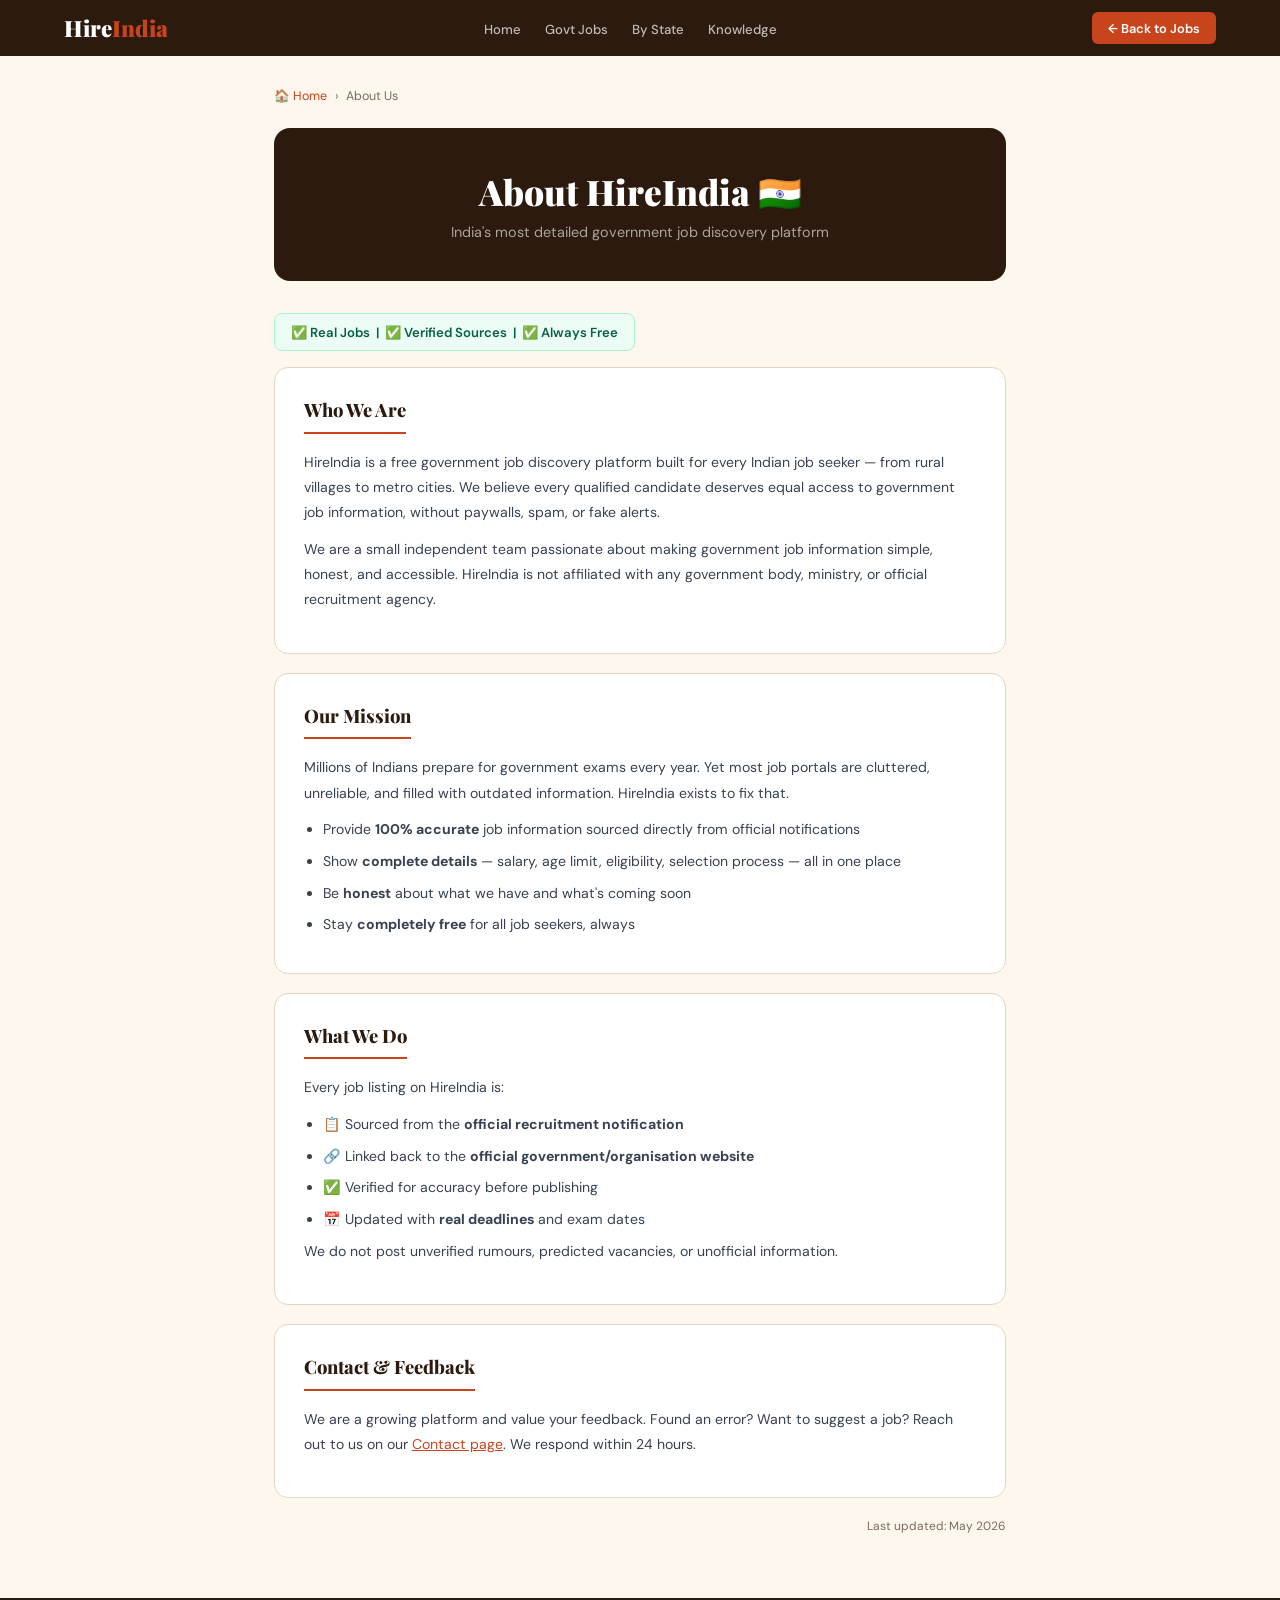
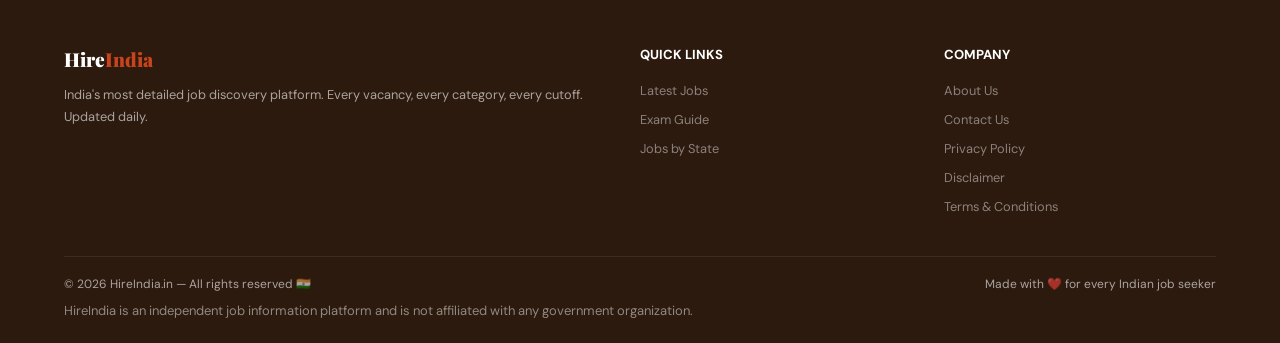
<file: about.html>
<!DOCTYPE html>

<html lang="en">
<head>
<!-- Google tag (gtag.js) -->
<script async="" src="https://www.googletagmanager.com/gtag/js?id=G-LKHYPHGVPD"></script>
<script>
  window.dataLayer = window.dataLayer || [];
  function gtag(){dataLayer.push(arguments);}
  gtag('js', new Date());
  gtag('config', 'G-LKHYPHGVPD');
</script>
<meta charset="utf-8"/>
<meta content="width=device-width, initial-scale=1.0" name="viewport"/>
<title>About HireIndia — Who We Are &amp; Our Mission | HireIndia</title>
<meta content="Find latest government and private jobs in India 2026. Get Sarkari Naukri updates, admit cards, results, and recruitment notifications daily on HireIndia." name="description"/>
<link href="style.css" rel="stylesheet"/>
<style>
.trust-page { max-width: 780px; margin: 0 auto; padding: 2rem 1.5rem 4rem; }
.trust-hero { background: var(--navy); border-radius: 16px; padding: 2.5rem 2rem; margin-bottom: 2rem; text-align: center; }
.trust-hero-title { font-family: "Playfair Display", serif; font-size: clamp(1.6rem,3vw,2.2rem); font-weight: 900; color: #fff; margin-bottom: 0.5rem; }
.trust-hero-sub { font-size: 0.9rem; color: rgba(255,255,255,0.6); }
.trust-section { background: #fff; border-radius: 14px; padding: 1.8rem; margin-bottom: 1.2rem; border: 1px solid var(--border); }
.trust-section h2 { font-family: "Playfair Display", serif; font-size: 1.15rem; font-weight: 800; color: var(--navy); margin-bottom: 1rem; padding-bottom: 0.6rem; border-bottom: 2px solid var(--saffron); display: inline-block; }
.trust-section p, .trust-section li { font-size: 0.88rem; color: #374151; line-height: 1.8; margin-bottom: 0.7rem; }
.trust-section ul { padding-left: 1.2rem; }
.trust-section ul li { margin-bottom: 0.4rem; }
.trust-badge { display: inline-flex; align-items: center; gap: 0.5rem; background: #ECFDF5; color: #065F46; border: 1px solid #A7F3D0; border-radius: 8px; padding: 0.6rem 1rem; font-size: 0.82rem; font-weight: 600; margin-bottom: 1rem; }
.contact-grid { display: grid; grid-template-columns: 1fr 1fr; gap: 1rem; margin-top: 1rem; }
@media(max-width:500px) { .contact-grid { grid-template-columns: 1fr; } }
.contact-card { background: var(--cream2); border-radius: 10px; padding: 1.2rem; text-align: center; border: 1px solid var(--border); }
.contact-card .icon { font-size: 2rem; margin-bottom: 0.5rem; }
.contact-card h3 { font-size: 0.85rem; font-weight: 700; color: var(--navy); margin-bottom: 0.3rem; }
.contact-card a, .contact-card p { font-size: 0.8rem; color: var(--gray); text-decoration: none; }
.contact-card a:hover { color: var(--saffron); }
.last-updated { font-size: 0.75rem; color: var(--gray); text-align: right; margin-top: 1rem; }
</style>
<meta content="government jobs, Sarkari Naukri, India jobs, private jobs, admit card, results" name="keywords"/><meta content="index, follow" name="robots"/><meta content="About HireIndia — Who We Are &amp; Our Mission | HireIndia" property="og:title"/><meta content="Find latest government and private jobs in India 2026. Get Sarkari Naukri updates, admit cards, results, and recruitment notifications daily on HireIndia." property="og:description"/><meta content="website" property="og:type"/><meta content="https://hireindia-official.netlify.app/" property="og:url"/><meta content="https://hireindia-official.netlify.app/logo.png" property="og:image"/><meta content="summary_large_image" name="twitter:card"/><meta content="About HireIndia — Who We Are &amp; Our Mission | HireIndia" name="twitter:title"/><meta content="Find latest government and private jobs in India 2026. Get Sarkari Naukri updates, admit cards, results, and recruitment notifications daily on HireIndia." name="twitter:description"/><link href="https://hireindia-official.netlify.app/" rel="canonical"/><script type="application/ld+json">{
  "@context": "https://schema.org",
  "@type": "WebSite",
  "name": "HireIndia",
  "url": "https://hireindia-official.netlify.app/",
  "description": "Find latest government and private jobs in India 2026. Get Sarkari Naukri updates, admit cards, results, and recruitment notifications daily on HireIndia."
}</script></head>
<body>
<nav class="navbar">
<a aria-label="HireIndia" class="logo" href="index.html">Hire<span>India</span></a>
<ul class="nav-links">
<li><a aria-label="Home" href="index.html">Home</a></li>
<li><a aria-label="Govt Jobs" href="index.html#jobs-section">Govt Jobs</a></li>
<li><a aria-label="By State" href="index.html#state-section">By State</a></li>
<li><a aria-label="Knowledge" href="index.html#knowledge-section">Knowledge</a></li>
</ul>
<div class="nav-right">
<a aria-label="← Back to Jobs" class="post-btn" href="index.html">← Back to Jobs</a>
</div>
</nav>
<div style="height:56px;"></div>
<div class="trust-page">
<div class="breadcrumb">
<a aria-label="🏠 Home" href="index.html">🏠 Home</a>
<span>›</span>
<span>About Us</span>
</div>
<div class="trust-hero">
<div class="trust-hero-title">About HireIndia 🇮🇳</div>
<div class="trust-hero-sub">India's most detailed government job discovery platform</div>
</div>
<div class="trust-badge">✅ Real Jobs  |  ✅ Verified Sources  |  ✅ Always Free</div>
<div class="trust-section">
<h2>Who We Are</h2>
<p>HireIndia is a free government job discovery platform built for every Indian job seeker — from rural villages to metro cities. We believe every qualified candidate deserves equal access to government job information, without paywalls, spam, or fake alerts.</p>
<p>We are a small independent team passionate about making government job information simple, honest, and accessible. HireIndia is not affiliated with any government body, ministry, or official recruitment agency.</p>
</div>
<div class="trust-section">
<h2>Our Mission</h2>
<p>Millions of Indians prepare for government exams every year. Yet most job portals are cluttered, unreliable, and filled with outdated information. HireIndia exists to fix that.</p>
<ul>
<li>Provide <strong>100% accurate</strong> job information sourced directly from official notifications</li>
<li>Show <strong>complete details</strong> — salary, age limit, eligibility, selection process — all in one place</li>
<li>Be <strong>honest</strong> about what we have and what's coming soon</li>
<li>Stay <strong>completely free</strong> for all job seekers, always</li>
</ul>
</div>
<div class="trust-section">
<h2>What We Do</h2>
<p>Every job listing on HireIndia is:</p>
<ul>
<li>📋 Sourced from the <strong>official recruitment notification</strong></li>
<li>🔗 Linked back to the <strong>official government/organisation website</strong></li>
<li>✅ Verified for accuracy before publishing</li>
<li>📅 Updated with <strong>real deadlines</strong> and exam dates</li>
</ul>
<p>We do not post unverified rumours, predicted vacancies, or unofficial information.</p>
</div>
<div class="trust-section">
<h2>Contact &amp; Feedback</h2>
<p>We are a growing platform and value your feedback. Found an error? Want to suggest a job? Reach out to us on our <a aria-label="Contact page" href="contact.html" style="color:var(--saffron);">Contact page</a>. We respond within 24 hours.</p>
</div>
<div class="last-updated">Last updated: May 2026</div>
</div>
<footer>
<div class="footer-grid">
<div>
<div class="footer-logo">Hire<span>India</span></div>
<p class="footer-desc">India's most detailed job discovery platform. Every vacancy, every category, every cutoff. Updated daily.</p>
</div>
<div class="footer-col">
<h4>QUICK LINKS</h4>
<ul>
<li><a aria-label="Latest Jobs" href="index.html#jobs-section">Latest Jobs</a></li>
<li><a aria-label="Exam Guide" href="index.html#knowledge-section">Exam Guide</a></li>
<li><a aria-label="Jobs by State" href="index.html#state-section">Jobs by State</a></li>
</ul>
</div>
<div class="footer-col">
<h4>COMPANY</h4>
<ul>
<li><a aria-label="About Us" href="about.html">About Us</a></li>
<li><a aria-label="Contact Us" href="contact.html">Contact Us</a></li>
<li><a aria-label="Privacy Policy" href="privacy-policy.html">Privacy Policy</a></li>
<li><a aria-label="Disclaimer" href="disclaimer.html">Disclaimer</a></li>
<li><a aria-label="Terms &amp; Conditions" href="terms.html">Terms &amp; Conditions</a></li>
</ul>
</div>
</div>
<div class="footer-bottom">
<span>© 2026 HireIndia.in — All rights reserved 🇮🇳</span>
<span>Made with ❤️ for every Indian job seeker</span>
</div>
<p style="margin-top:10px;font-size:13px;opacity:0.8;">HireIndia is an independent job information platform and is not affiliated with any government organization.</p></footer>
<script>
function toast(msg) {
  let t = document.createElement('div');
  t.className = 'toast'; t.textContent = msg;
  document.body.appendChild(t);
  setTimeout(() => t.style.transform = 'translateX(-50%) translateY(0)', 10);
  setTimeout(() => { t.style.transform = 'translateX(-50%) translateY(80px)'; setTimeout(() => t.remove(), 300); }, 2500);
}
</script>
</body>
</html>
</file>
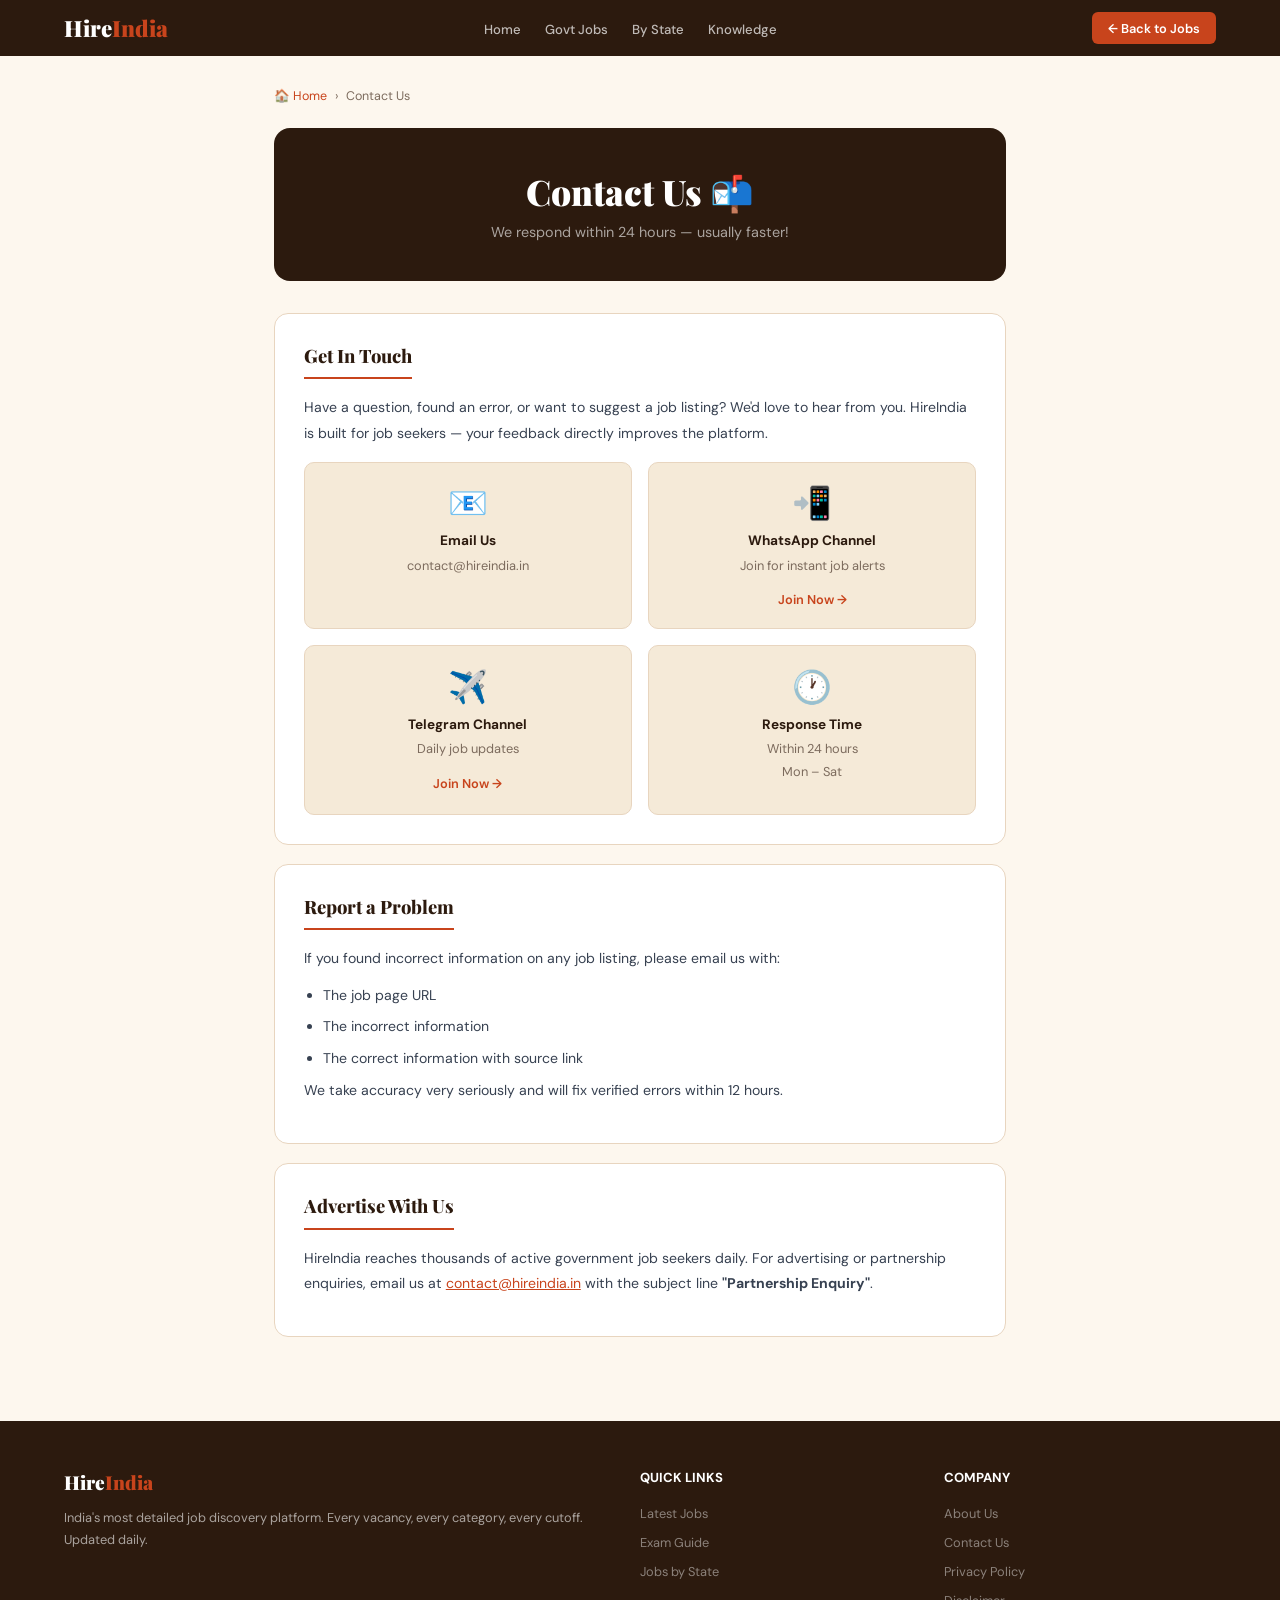
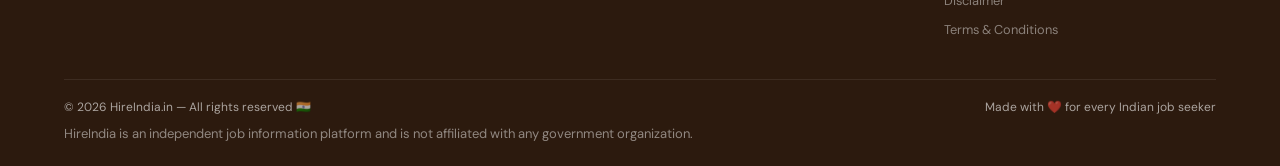
<file: contact.html>
<!DOCTYPE html>

<html lang="en">
<head>
<!-- Google tag (gtag.js) -->
<script async="" src="https://www.googletagmanager.com/gtag/js?id=G-LKHYPHGVPD"></script>
<script>
  window.dataLayer = window.dataLayer || [];
  function gtag(){dataLayer.push(arguments);}
  gtag('js', new Date());
  gtag('config', 'G-LKHYPHGVPD');
</script>
<meta charset="utf-8"/>
<meta content="width=device-width, initial-scale=1.0" name="viewport"/>
<title>Contact HireIndia — Report Error or Get Help | HireIndia</title>
<meta content="Find latest government and private jobs in India 2026. Get Sarkari Naukri updates, admit cards, results, and recruitment notifications daily on HireIndia." name="description"/>
<link href="style.css" rel="stylesheet"/>
<style>
.trust-page { max-width: 780px; margin: 0 auto; padding: 2rem 1.5rem 4rem; }
.trust-hero { background: var(--navy); border-radius: 16px; padding: 2.5rem 2rem; margin-bottom: 2rem; text-align: center; }
.trust-hero-title { font-family: "Playfair Display", serif; font-size: clamp(1.6rem,3vw,2.2rem); font-weight: 900; color: #fff; margin-bottom: 0.5rem; }
.trust-hero-sub { font-size: 0.9rem; color: rgba(255,255,255,0.6); }
.trust-section { background: #fff; border-radius: 14px; padding: 1.8rem; margin-bottom: 1.2rem; border: 1px solid var(--border); }
.trust-section h2 { font-family: "Playfair Display", serif; font-size: 1.15rem; font-weight: 800; color: var(--navy); margin-bottom: 1rem; padding-bottom: 0.6rem; border-bottom: 2px solid var(--saffron); display: inline-block; }
.trust-section p, .trust-section li { font-size: 0.88rem; color: #374151; line-height: 1.8; margin-bottom: 0.7rem; }
.trust-section ul { padding-left: 1.2rem; }
.trust-section ul li { margin-bottom: 0.4rem; }
.trust-badge { display: inline-flex; align-items: center; gap: 0.5rem; background: #ECFDF5; color: #065F46; border: 1px solid #A7F3D0; border-radius: 8px; padding: 0.6rem 1rem; font-size: 0.82rem; font-weight: 600; margin-bottom: 1rem; }
.contact-grid { display: grid; grid-template-columns: 1fr 1fr; gap: 1rem; margin-top: 1rem; }
@media(max-width:500px) { .contact-grid { grid-template-columns: 1fr; } }
.contact-card { background: var(--cream2); border-radius: 10px; padding: 1.2rem; text-align: center; border: 1px solid var(--border); }
.contact-card .icon { font-size: 2rem; margin-bottom: 0.5rem; }
.contact-card h3 { font-size: 0.85rem; font-weight: 700; color: var(--navy); margin-bottom: 0.3rem; }
.contact-card a, .contact-card p { font-size: 0.8rem; color: var(--gray); text-decoration: none; }
.contact-card a:hover { color: var(--saffron); }
.last-updated { font-size: 0.75rem; color: var(--gray); text-align: right; margin-top: 1rem; }
</style>
<meta content="government jobs, Sarkari Naukri, India jobs, private jobs, admit card, results" name="keywords"/><meta content="index, follow" name="robots"/><meta content="Contact HireIndia — Report Error or Get Help | HireIndia" property="og:title"/><meta content="Find latest government and private jobs in India 2026. Get Sarkari Naukri updates, admit cards, results, and recruitment notifications daily on HireIndia." property="og:description"/><meta content="website" property="og:type"/><meta content="https://hireindia-official.netlify.app/" property="og:url"/><meta content="https://hireindia-official.netlify.app/logo.png" property="og:image"/><meta content="summary_large_image" name="twitter:card"/><meta content="Contact HireIndia — Report Error or Get Help | HireIndia" name="twitter:title"/><meta content="Find latest government and private jobs in India 2026. Get Sarkari Naukri updates, admit cards, results, and recruitment notifications daily on HireIndia." name="twitter:description"/><link href="https://hireindia-official.netlify.app/" rel="canonical"/><script type="application/ld+json">{
  "@context": "https://schema.org",
  "@type": "WebSite",
  "name": "HireIndia",
  "url": "https://hireindia-official.netlify.app/",
  "description": "Find latest government and private jobs in India 2026. Get Sarkari Naukri updates, admit cards, results, and recruitment notifications daily on HireIndia."
}</script></head>
<body>
<nav class="navbar">
<a aria-label="HireIndia" class="logo" href="index.html">Hire<span>India</span></a>
<ul class="nav-links">
<li><a aria-label="Home" href="index.html">Home</a></li>
<li><a aria-label="Govt Jobs" href="index.html#jobs-section">Govt Jobs</a></li>
<li><a aria-label="By State" href="index.html#state-section">By State</a></li>
<li><a aria-label="Knowledge" href="index.html#knowledge-section">Knowledge</a></li>
</ul>
<div class="nav-right">
<a aria-label="← Back to Jobs" class="post-btn" href="index.html">← Back to Jobs</a>
</div>
</nav>
<div style="height:56px;"></div>
<div class="trust-page">
<div class="breadcrumb">
<a aria-label="🏠 Home" href="index.html">🏠 Home</a>
<span>›</span>
<span>Contact Us</span>
</div>
<div class="trust-hero">
<div class="trust-hero-title">Contact Us 📬</div>
<div class="trust-hero-sub">We respond within 24 hours — usually faster!</div>
</div>
<div class="trust-section">
<h2>Get In Touch</h2>
<p>Have a question, found an error, or want to suggest a job listing? We'd love to hear from you. HireIndia is built for job seekers — your feedback directly improves the platform.</p>
<div class="contact-grid">
<div class="contact-card">
<div class="icon">📧</div>
<h3>Email Us</h3>
<a aria-label="contact@hireindia.in" href="mailto:contact@hireindia.in">contact@hireindia.in</a>
</div>
<div class="contact-card">
<div class="icon">📲</div>
<h3>WhatsApp Channel</h3>
<p>Join for instant job alerts</p>
<a aria-label="Join Now →" href="#" style="color:var(--saffron);font-weight:600;">Join Now →</a>
</div>
<div class="contact-card">
<div class="icon">✈️</div>
<h3>Telegram Channel</h3>
<p>Daily job updates</p>
<a aria-label="Join Now →" href="#" style="color:var(--saffron);font-weight:600;">Join Now →</a>
</div>
<div class="contact-card">
<div class="icon">🕐</div>
<h3>Response Time</h3>
<p>Within 24 hours<br/>Mon – Sat</p>
</div>
</div>
</div>
<div class="trust-section">
<h2>Report a Problem</h2>
<p>If you found incorrect information on any job listing, please email us with:</p>
<ul>
<li>The job page URL</li>
<li>The incorrect information</li>
<li>The correct information with source link</li>
</ul>
<p>We take accuracy very seriously and will fix verified errors within 12 hours.</p>
</div>
<div class="trust-section">
<h2>Advertise With Us</h2>
<p>HireIndia reaches thousands of active government job seekers daily. For advertising or partnership enquiries, email us at <a aria-label="contact@hireindia.in" href="mailto:contact@hireindia.in" style="color:var(--saffron);">contact@hireindia.in</a> with the subject line <strong>"Partnership Enquiry"</strong>.</p>
</div>
</div>
<footer>
<div class="footer-grid">
<div>
<div class="footer-logo">Hire<span>India</span></div>
<p class="footer-desc">India's most detailed job discovery platform. Every vacancy, every category, every cutoff. Updated daily.</p>
</div>
<div class="footer-col">
<h4>QUICK LINKS</h4>
<ul>
<li><a aria-label="Latest Jobs" href="index.html#jobs-section">Latest Jobs</a></li>
<li><a aria-label="Exam Guide" href="index.html#knowledge-section">Exam Guide</a></li>
<li><a aria-label="Jobs by State" href="index.html#state-section">Jobs by State</a></li>
</ul>
</div>
<div class="footer-col">
<h4>COMPANY</h4>
<ul>
<li><a aria-label="About Us" href="about.html">About Us</a></li>
<li><a aria-label="Contact Us" href="contact.html">Contact Us</a></li>
<li><a aria-label="Privacy Policy" href="privacy-policy.html">Privacy Policy</a></li>
<li><a aria-label="Disclaimer" href="disclaimer.html">Disclaimer</a></li>
<li><a aria-label="Terms &amp; Conditions" href="terms.html">Terms &amp; Conditions</a></li>
</ul>
</div>
</div>
<div class="footer-bottom">
<span>© 2026 HireIndia.in — All rights reserved 🇮🇳</span>
<span>Made with ❤️ for every Indian job seeker</span>
</div>
<p style="margin-top:10px;font-size:13px;opacity:0.8;">HireIndia is an independent job information platform and is not affiliated with any government organization.</p></footer>
<script>
function toast(msg) {
  let t = document.createElement('div');
  t.className = 'toast'; t.textContent = msg;
  document.body.appendChild(t);
  setTimeout(() => t.style.transform = 'translateX(-50%) translateY(0)', 10);
  setTimeout(() => { t.style.transform = 'translateX(-50%) translateY(80px)'; setTimeout(() => t.remove(), 300); }, 2500);
}
</script>
</body>
</html>
</file>
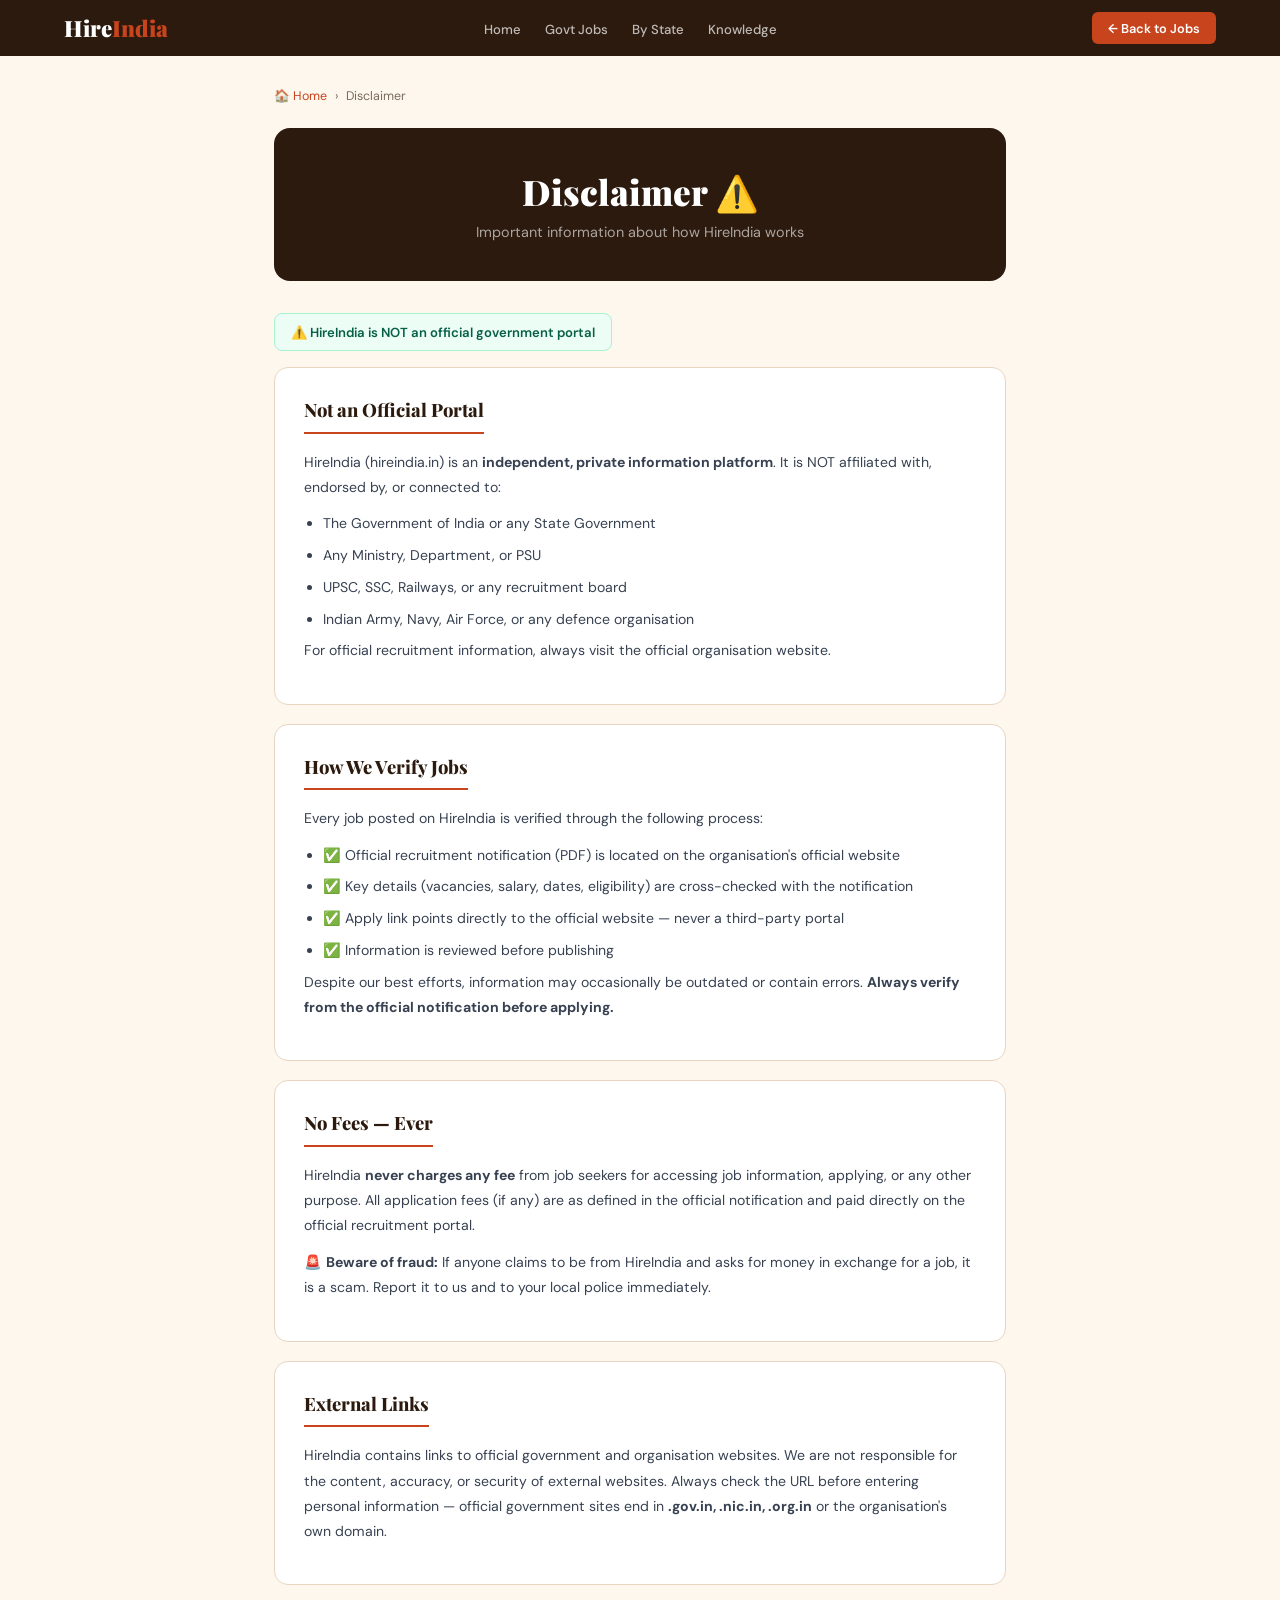
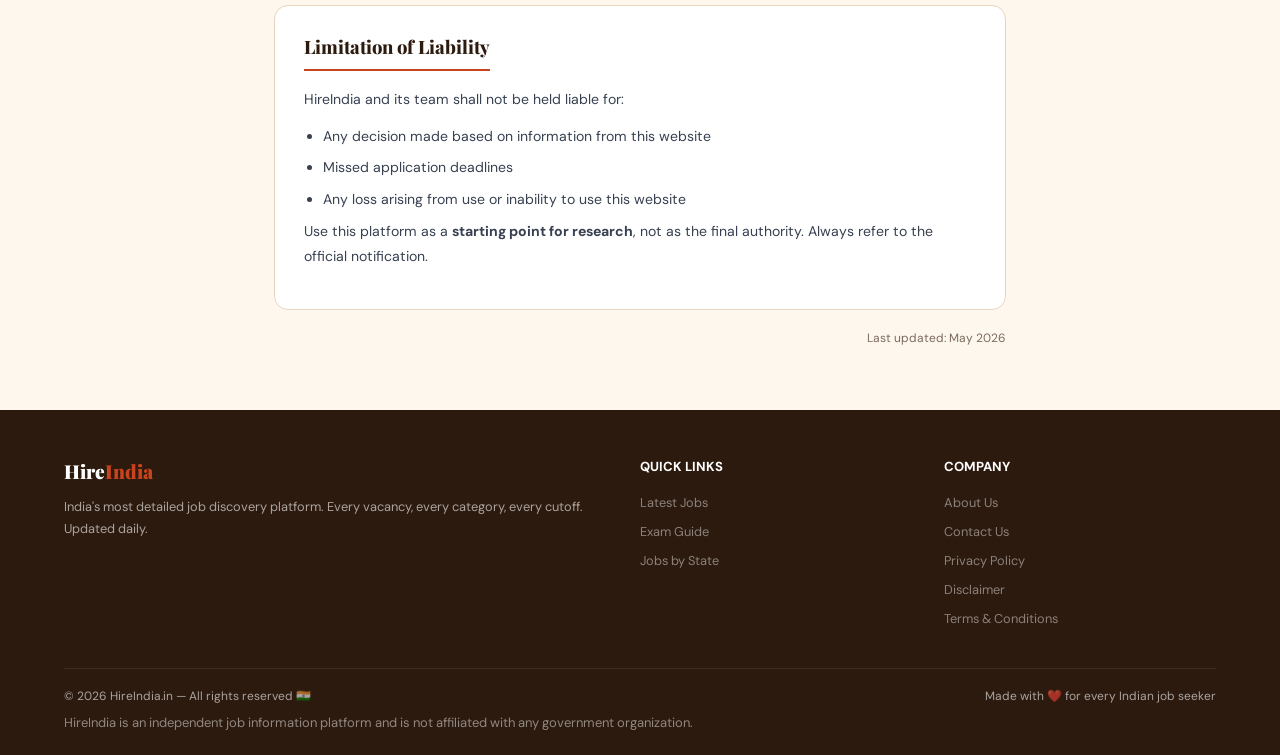
<file: disclaimer.html>
<!DOCTYPE html>

<html lang="en">
<head>
<!-- Google tag (gtag.js) -->
<script async="" src="https://www.googletagmanager.com/gtag/js?id=G-LKHYPHGVPD"></script>
<script>
  window.dataLayer = window.dataLayer || [];
  function gtag(){dataLayer.push(arguments);}
  gtag('js', new Date());
  gtag('config', 'G-LKHYPHGVPD');
</script>
<meta charset="utf-8"/>
<meta content="width=device-width, initial-scale=1.0" name="viewport"/>
<title>Disclaimer — HireIndia is Not an Official Govt Portal | HireIndia</title>
<meta content="Find latest government and private jobs in India 2026. Get Sarkari Naukri updates, admit cards, results, and recruitment notifications daily on HireIndia." name="description"/>
<link href="style.css" rel="stylesheet"/>
<style>
.trust-page { max-width: 780px; margin: 0 auto; padding: 2rem 1.5rem 4rem; }
.trust-hero { background: var(--navy); border-radius: 16px; padding: 2.5rem 2rem; margin-bottom: 2rem; text-align: center; }
.trust-hero-title { font-family: "Playfair Display", serif; font-size: clamp(1.6rem,3vw,2.2rem); font-weight: 900; color: #fff; margin-bottom: 0.5rem; }
.trust-hero-sub { font-size: 0.9rem; color: rgba(255,255,255,0.6); }
.trust-section { background: #fff; border-radius: 14px; padding: 1.8rem; margin-bottom: 1.2rem; border: 1px solid var(--border); }
.trust-section h2 { font-family: "Playfair Display", serif; font-size: 1.15rem; font-weight: 800; color: var(--navy); margin-bottom: 1rem; padding-bottom: 0.6rem; border-bottom: 2px solid var(--saffron); display: inline-block; }
.trust-section p, .trust-section li { font-size: 0.88rem; color: #374151; line-height: 1.8; margin-bottom: 0.7rem; }
.trust-section ul { padding-left: 1.2rem; }
.trust-section ul li { margin-bottom: 0.4rem; }
.trust-badge { display: inline-flex; align-items: center; gap: 0.5rem; background: #ECFDF5; color: #065F46; border: 1px solid #A7F3D0; border-radius: 8px; padding: 0.6rem 1rem; font-size: 0.82rem; font-weight: 600; margin-bottom: 1rem; }
.contact-grid { display: grid; grid-template-columns: 1fr 1fr; gap: 1rem; margin-top: 1rem; }
@media(max-width:500px) { .contact-grid { grid-template-columns: 1fr; } }
.contact-card { background: var(--cream2); border-radius: 10px; padding: 1.2rem; text-align: center; border: 1px solid var(--border); }
.contact-card .icon { font-size: 2rem; margin-bottom: 0.5rem; }
.contact-card h3 { font-size: 0.85rem; font-weight: 700; color: var(--navy); margin-bottom: 0.3rem; }
.contact-card a, .contact-card p { font-size: 0.8rem; color: var(--gray); text-decoration: none; }
.contact-card a:hover { color: var(--saffron); }
.last-updated { font-size: 0.75rem; color: var(--gray); text-align: right; margin-top: 1rem; }
</style>
<meta content="government jobs, Sarkari Naukri, India jobs, private jobs, admit card, results" name="keywords"/><meta content="index, follow" name="robots"/><meta content="Disclaimer — HireIndia is Not an Official Govt Portal | HireIndia" property="og:title"/><meta content="Find latest government and private jobs in India 2026. Get Sarkari Naukri updates, admit cards, results, and recruitment notifications daily on HireIndia." property="og:description"/><meta content="website" property="og:type"/><meta content="https://hireindia-official.netlify.app/" property="og:url"/><meta content="https://hireindia-official.netlify.app/logo.png" property="og:image"/><meta content="summary_large_image" name="twitter:card"/><meta content="Disclaimer — HireIndia is Not an Official Govt Portal | HireIndia" name="twitter:title"/><meta content="Find latest government and private jobs in India 2026. Get Sarkari Naukri updates, admit cards, results, and recruitment notifications daily on HireIndia." name="twitter:description"/><link href="https://hireindia-official.netlify.app/" rel="canonical"/><script type="application/ld+json">{
  "@context": "https://schema.org",
  "@type": "WebSite",
  "name": "HireIndia",
  "url": "https://hireindia-official.netlify.app/",
  "description": "Find latest government and private jobs in India 2026. Get Sarkari Naukri updates, admit cards, results, and recruitment notifications daily on HireIndia."
}</script></head>
<body>
<nav class="navbar">
<a aria-label="HireIndia" class="logo" href="index.html">Hire<span>India</span></a>
<ul class="nav-links">
<li><a aria-label="Home" href="index.html">Home</a></li>
<li><a aria-label="Govt Jobs" href="index.html#jobs-section">Govt Jobs</a></li>
<li><a aria-label="By State" href="index.html#state-section">By State</a></li>
<li><a aria-label="Knowledge" href="index.html#knowledge-section">Knowledge</a></li>
</ul>
<div class="nav-right">
<a aria-label="← Back to Jobs" class="post-btn" href="index.html">← Back to Jobs</a>
</div>
</nav>
<div style="height:56px;"></div>
<div class="trust-page">
<div class="breadcrumb">
<a aria-label="🏠 Home" href="index.html">🏠 Home</a>
<span>›</span>
<span>Disclaimer</span>
</div>
<div class="trust-hero">
<div class="trust-hero-title">Disclaimer ⚠️</div>
<div class="trust-hero-sub">Important information about how HireIndia works</div>
</div>
<div class="trust-badge">⚠️ HireIndia is NOT an official government portal</div>
<div class="trust-section">
<h2>Not an Official Portal</h2>
<p>HireIndia (hireindia.in) is an <strong>independent, private information platform</strong>. It is NOT affiliated with, endorsed by, or connected to:</p>
<ul>
<li>The Government of India or any State Government</li>
<li>Any Ministry, Department, or PSU</li>
<li>UPSC, SSC, Railways, or any recruitment board</li>
<li>Indian Army, Navy, Air Force, or any defence organisation</li>
</ul>
<p>For official recruitment information, always visit the official organisation website.</p>
</div>
<div class="trust-section">
<h2>How We Verify Jobs</h2>
<p>Every job posted on HireIndia is verified through the following process:</p>
<ul>
<li>✅ Official recruitment notification (PDF) is located on the organisation's official website</li>
<li>✅ Key details (vacancies, salary, dates, eligibility) are cross-checked with the notification</li>
<li>✅ Apply link points directly to the official website — never a third-party portal</li>
<li>✅ Information is reviewed before publishing</li>
</ul>
<p>Despite our best efforts, information may occasionally be outdated or contain errors. <strong>Always verify from the official notification before applying.</strong></p>
</div>
<div class="trust-section">
<h2>No Fees — Ever</h2>
<p>HireIndia <strong>never charges any fee</strong> from job seekers for accessing job information, applying, or any other purpose. All application fees (if any) are as defined in the official notification and paid directly on the official recruitment portal.</p>
<p>🚨 <strong>Beware of fraud:</strong> If anyone claims to be from HireIndia and asks for money in exchange for a job, it is a scam. Report it to us and to your local police immediately.</p>
</div>
<div class="trust-section">
<h2>External Links</h2>
<p>HireIndia contains links to official government and organisation websites. We are not responsible for the content, accuracy, or security of external websites. Always check the URL before entering personal information — official government sites end in <strong>.gov.in, .nic.in, .org.in</strong> or the organisation's own domain.</p>
</div>
<div class="trust-section">
<h2>Limitation of Liability</h2>
<p>HireIndia and its team shall not be held liable for:</p>
<ul>
<li>Any decision made based on information from this website</li>
<li>Missed application deadlines</li>
<li>Any loss arising from use or inability to use this website</li>
</ul>
<p>Use this platform as a <strong>starting point for research</strong>, not as the final authority. Always refer to the official notification.</p>
</div>
<div class="last-updated">Last updated: May 2026</div>
</div>
<footer>
<div class="footer-grid">
<div>
<div class="footer-logo">Hire<span>India</span></div>
<p class="footer-desc">India's most detailed job discovery platform. Every vacancy, every category, every cutoff. Updated daily.</p>
</div>
<div class="footer-col">
<h4>QUICK LINKS</h4>
<ul>
<li><a aria-label="Latest Jobs" href="index.html#jobs-section">Latest Jobs</a></li>
<li><a aria-label="Exam Guide" href="index.html#knowledge-section">Exam Guide</a></li>
<li><a aria-label="Jobs by State" href="index.html#state-section">Jobs by State</a></li>
</ul>
</div>
<div class="footer-col">
<h4>COMPANY</h4>
<ul>
<li><a aria-label="About Us" href="about.html">About Us</a></li>
<li><a aria-label="Contact Us" href="contact.html">Contact Us</a></li>
<li><a aria-label="Privacy Policy" href="privacy-policy.html">Privacy Policy</a></li>
<li><a aria-label="Disclaimer" href="disclaimer.html">Disclaimer</a></li>
<li><a aria-label="Terms &amp; Conditions" href="terms.html">Terms &amp; Conditions</a></li>
</ul>
</div>
</div>
<div class="footer-bottom">
<span>© 2026 HireIndia.in — All rights reserved 🇮🇳</span>
<span>Made with ❤️ for every Indian job seeker</span>
</div>
<p style="margin-top:10px;font-size:13px;opacity:0.8;">HireIndia is an independent job information platform and is not affiliated with any government organization.</p></footer>
<script>
function toast(msg) {
  let t = document.createElement('div');
  t.className = 'toast'; t.textContent = msg;
  document.body.appendChild(t);
  setTimeout(() => t.style.transform = 'translateX(-50%) translateY(0)', 10);
  setTimeout(() => { t.style.transform = 'translateX(-50%) translateY(80px)'; setTimeout(() => t.remove(), 300); }, 2500);
}
</script>
</body>
</html>
</file>
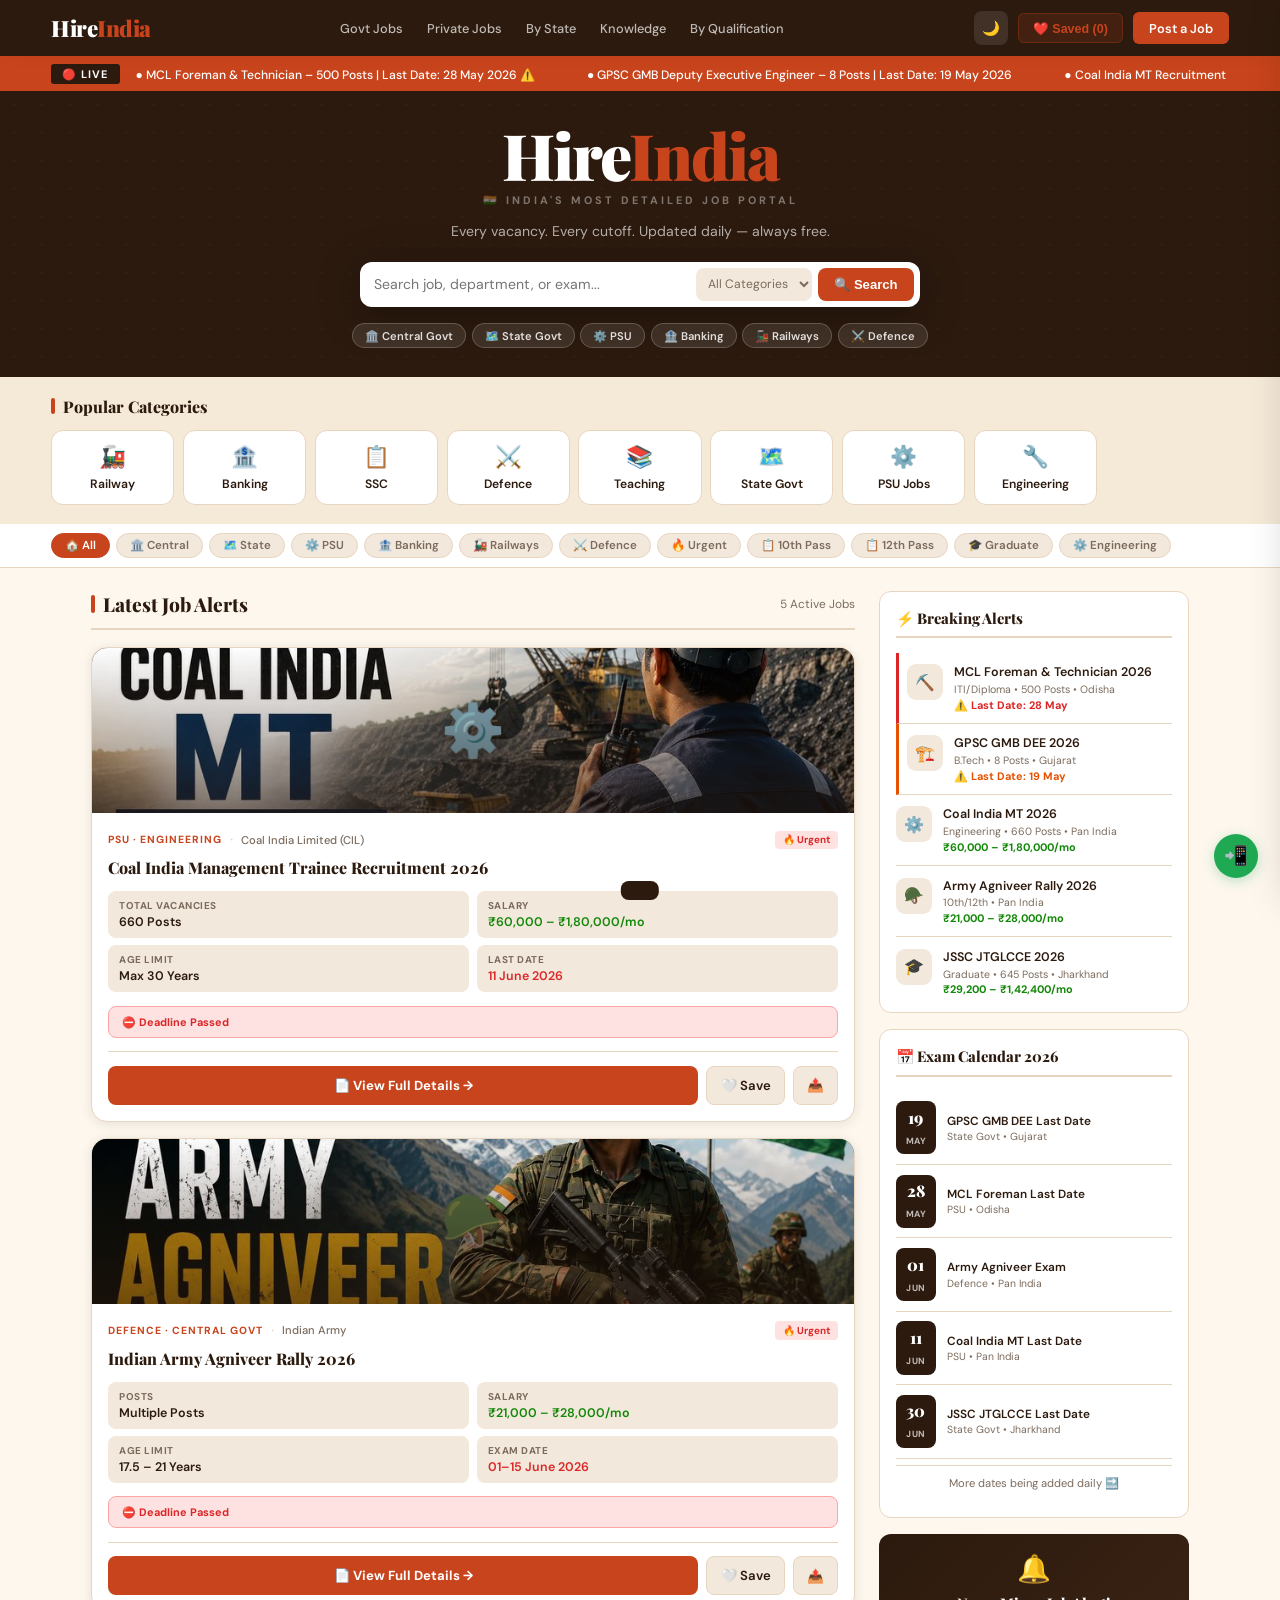
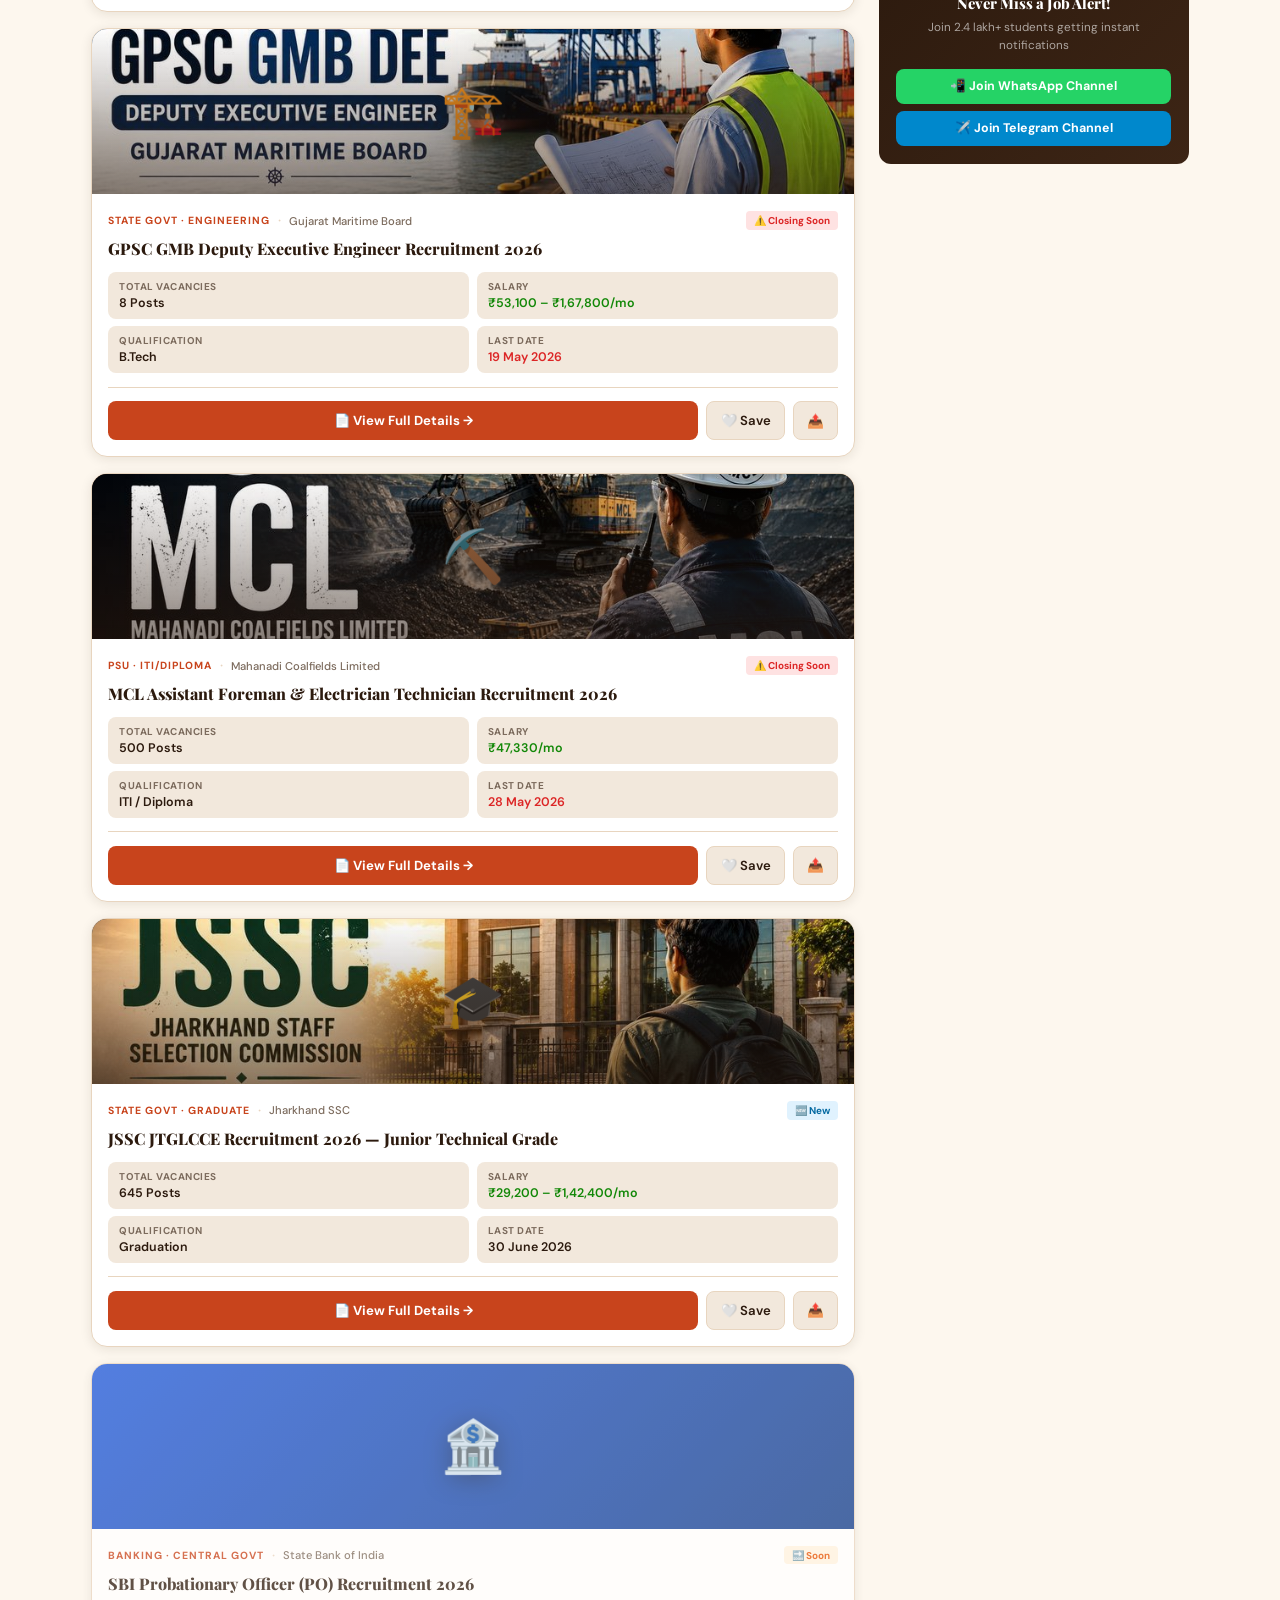
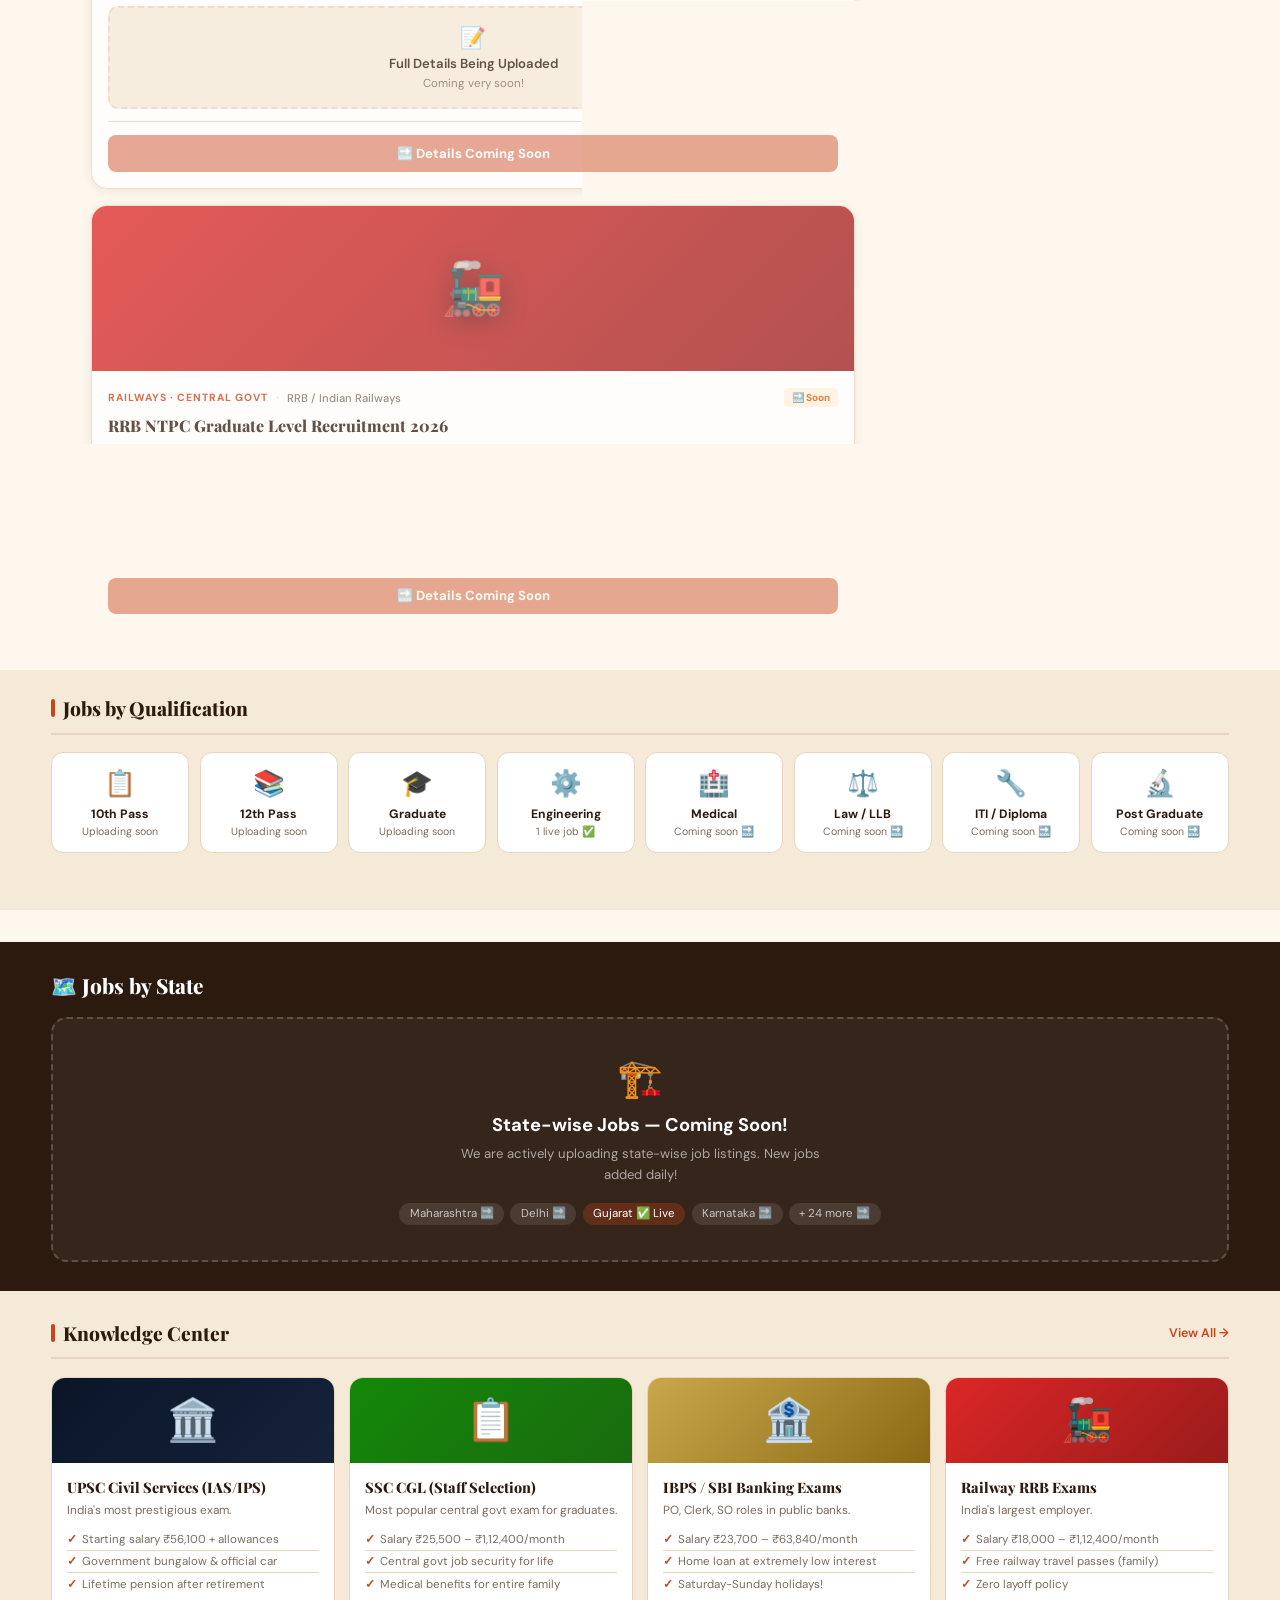
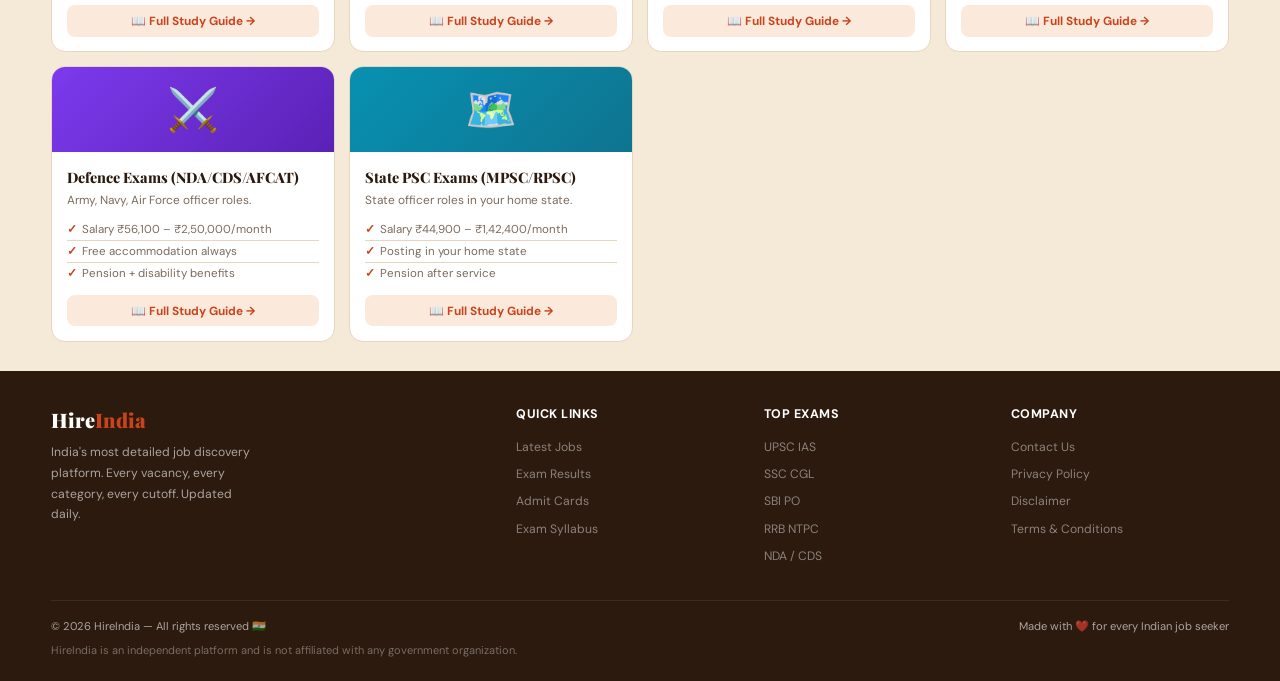
<file: index-5.html>
<!DOCTYPE html>
<html data-theme="light" lang="en">
<head>
<script async src="https://www.googletagmanager.com/gtag/js?id=G-LKHYPHGVPD"></script>
<script>window.dataLayer=window.dataLayer||[];function gtag(){dataLayer.push(arguments);}gtag('js',new Date());gtag('config','G-LKHYPHGVPD');</script>
<meta charset="utf-8"/>
<meta content="width=device-width, initial-scale=1.0" name="viewport"/>
<title>HireIndia — Government &amp; Private Jobs in India 2026 | Latest Sarkari Naukri</title>
<link href="https://fonts.googleapis.com/css2?family=Playfair+Display:wght@700;800;900&family=DM+Sans:wght@300;400;500;600&family=DM+Mono&display=swap" rel="stylesheet"/>
<link href="https://hireindiaofficial.netlify.app/" rel="canonical"/>
<meta content="Find latest government and private jobs in India 2026. Get Sarkari Naukri updates, admit cards, results, and recruitment notifications daily on HireIndia." name="description"/>
<meta content="government jobs, Sarkari Naukri, India jobs, private jobs, admit card, results, recruitment 2026" name="keywords"/>
<meta content="index, follow" name="robots"/>
<meta content="HireIndia — Government &amp; Private Jobs in India 2026" property="og:title"/>
<meta content="Find latest government and private jobs in India 2026." property="og:description"/>
<meta content="website" property="og:type"/>
<script type="application/ld+json">{"@context":"https://schema.org","@type":"WebSite","name":"HireIndia","url":"https://hireindiaofficial.netlify.app/","description":"India's most detailed government job discovery platform."}</script>
<style>
:root{
  --cream:#FDF7EE;--cream2:#F5EAD8;
  --navy:#2C1A0E;--navy2:#3D2515;
  --saffron:#C8441C;--saffron-light:#FBEADC;
  --green:#138808;--green-light:#E8F5E9;
  --blue:#1a56db;--blue-light:#EBF2FF;
  --gray:#7C6B5D;--gray-light:#F2E8DC;
  --border:#E8D5BF;--text:#2C1A0E;
  --card:#FFFFFF;--shadow:rgba(44,26,14,0.10);
  --red:#DC2626;--red-light:#FEE2E2;
}
[data-theme="dark"]{
  --cream:#0D1117;--cream2:#161B22;--navy:#0A1628;--navy2:#152238;
  --text:#E6EDF3;--card:#1C2333;--border:#30363D;--gray:#9CA3AF;
  --gray-light:#21262D;--shadow:rgba(0,0,0,0.4);--saffron-light:#2D1008;
  --green-light:#0D2818;--blue-light:#0D1F3C;--red-light:#2D1010;
}
[data-theme="dark"] .state-section{background:#0A0F1E;}
[data-theme="dark"] .knowledge-section{background:#161B22;}
[data-theme="dark"] .know-card,[data-theme="dark"] .featured-card,[data-theme="dark"] .sidebar-card,[data-theme="dark"] .qual-card{background:#1C2333;border-color:#30363D;}
[data-theme="dark"] .know-card-title,[data-theme="dark"] .card-title,[data-theme="dark"] .quick-job-title,[data-theme="dark"] .cal-exam,[data-theme="dark"] .sec-title{color:#E6EDF3!important;}
[data-theme="dark"] .know-card-sub,[data-theme="dark"] .card-org,[data-theme="dark"] .quick-job-meta,[data-theme="dark"] .cal-type,[data-theme="dark"] .fact-label,[data-theme="dark"] .qual-count{color:#9CA3AF!important;}
[data-theme="dark"] .fact{background:#21262D;}
[data-theme="dark"] .fact-value{color:#E6EDF3!important;}
[data-theme="dark"] .filter-bar{background:#161B22;border-color:#30363D;}
[data-theme="dark"] .chip{background:#21262D;border-color:#30363D;color:#9CA3AF;}
[data-theme="dark"] .card-actions,[data-theme="dark"] .cal-item{border-color:#30363D;}
[data-theme="dark"] .fav-item{background:#21262D;}
[data-theme="dark"] .fav-item-title{color:#E6EDF3!important;}
[data-theme="dark"] .fav-item-org{color:#9CA3AF!important;}
[data-theme="dark"] footer{background:#0A0F1E;}
[data-theme="dark"] .cat-card{background:#1C2333;border-color:#30363D;color:#E6EDF3;}
[data-theme="dark"] .sec-head{border-color:#30363D;}
[data-theme="dark"] .qual-name{color:#E6EDF3!important;}
[data-theme="dark"] .mobile-menu{background:#0A1628;}
[data-theme="dark"] .mobile-menu a{color:#E6EDF3;border-color:#30363D;}
[data-theme="dark"] .bottom-nav{background:#0A1628;border-color:#1e2a3a;}

*{margin:0;padding:0;box-sizing:border-box;}
html{scroll-behavior:smooth;}
body{font-family:'DM Sans',sans-serif;background:var(--cream);color:var(--text);overflow-x:hidden;}

/* ── NAVBAR ── */
.navbar{position:fixed;top:0;left:0;right:0;z-index:1000;background:var(--navy);padding:0 4%;height:56px;display:flex;align-items:center;justify-content:space-between;}
.logo{font-family:'Playfair Display',serif;font-size:1.4rem;font-weight:900;color:white;letter-spacing:-0.5px;cursor:pointer;text-decoration:none;}
.logo span{color:var(--saffron);}
.nav-center{display:flex;gap:1.5rem;}
.nav-link{color:rgba(255,255,255,0.7);font-size:0.8rem;font-weight:500;cursor:pointer;transition:color .2s;text-decoration:none;}
.nav-link:hover{color:var(--saffron);}
.nav-right{display:flex;align-items:center;gap:0.6rem;}
.dark-btn{background:rgba(255,255,255,0.1);border:none;color:white;width:34px;height:34px;border-radius:8px;cursor:pointer;font-size:0.9rem;display:flex;align-items:center;justify-content:center;transition:all .2s;}
.dark-btn:hover{background:rgba(255,255,255,0.2);}
.fav-nav-btn{background:rgba(200,68,28,0.15);border:1px solid rgba(200,68,28,0.3);color:var(--saffron);padding:0.4rem 0.9rem;border-radius:6px;font-size:0.78rem;font-weight:600;cursor:pointer;transition:all .2s;}
.fav-nav-btn:hover{background:var(--saffron);color:white;}
.post-btn{background:var(--saffron);border:none;color:white;padding:0.45rem 1rem;border-radius:6px;font-family:'DM Sans',sans-serif;font-weight:600;font-size:0.8rem;cursor:pointer;transition:all .2s;}
.post-btn:hover{background:#a8360f;}

/* hamburger */
.hamburger{display:none;flex-direction:column;gap:5px;cursor:pointer;padding:6px;border:none;background:rgba(255,255,255,0.1);border-radius:8px;}
.hamburger span{width:22px;height:2px;background:white;border-radius:2px;transition:all .3s;}
.hamburger.open span:nth-child(1){transform:rotate(45deg) translate(5px,5px);}
.hamburger.open span:nth-child(2){opacity:0;}
.hamburger.open span:nth-child(3){transform:rotate(-45deg) translate(5px,-5px);}
.nav-right-mobile{display:none;align-items:center;gap:0.5rem;}

/* ── MOBILE MENU ── */
.mobile-menu{position:fixed;top:56px;left:0;right:0;background:var(--navy);z-index:999;transform:translateY(-110%);transition:transform 0.3s cubic-bezier(0.4,0,0.2,1);box-shadow:0 8px 30px rgba(0,0,0,0.4);}
.mobile-menu.open{transform:translateY(0);}
.mobile-menu a{display:block;color:rgba(255,255,255,0.85);font-size:0.95rem;font-weight:500;padding:0.95rem 5%;border-bottom:1px solid rgba(255,255,255,0.08);cursor:pointer;text-decoration:none;transition:all .2s;}
.mobile-menu a:hover{color:var(--saffron);padding-left:7%;}
.mobile-menu-actions{display:flex;gap:0.6rem;padding:1rem 5%;}
.mob-fav-btn{flex:1;padding:0.7rem;border-radius:8px;font-family:'DM Sans',sans-serif;font-weight:700;font-size:0.85rem;cursor:pointer;background:rgba(200,68,28,0.2);color:var(--saffron);border:1px solid rgba(200,68,28,0.3);}
.mob-post-btn{flex:1;padding:0.7rem;border-radius:8px;font-family:'DM Sans',sans-serif;font-weight:700;font-size:0.85rem;cursor:pointer;background:var(--saffron);color:white;border:none;}

/* ── TICKER ── */
.ticker-bar{background:var(--saffron);margin-top:56px;padding:0.45rem 0;overflow:hidden;}
.ticker-inner{display:flex;align-items:center;padding:0 4%;}
.ticker-label{background:var(--navy);color:white;font-size:0.68rem;font-weight:700;padding:0.18rem 0.7rem;letter-spacing:1px;white-space:nowrap;margin-right:1rem;border-radius:3px;}
.ticker-scroll{overflow:hidden;flex:1;}
.ticker-text{display:inline-block;animation:ticker 40s linear infinite;white-space:nowrap;}
.ticker-text span{color:white;font-size:0.76rem;font-weight:500;margin-right:3rem;}
.ticker-text span::before{content:'● ';}
@keyframes ticker{from{transform:translateX(0);}to{transform:translateX(-50%);}}

/* ── HERO (shorter) ── */
.hero{background:var(--navy);padding:2rem 5% 1.8rem;text-align:center;position:relative;overflow:hidden;}
.hero::before{content:'';position:absolute;inset:0;background-image:radial-gradient(circle,rgba(200,68,28,0.15) 1px,transparent 1px);background-size:28px 28px;opacity:0.6;}
.hero-logo{font-family:'Playfair Display',serif;font-size:clamp(2.2rem,7vw,4rem);font-weight:900;color:white;position:relative;z-index:1;line-height:1;margin-bottom:0.35rem;letter-spacing:-2px;}
.hero-logo span{color:var(--saffron);}
.hero-tagline{font-size:0.68rem;font-weight:700;letter-spacing:3px;text-transform:uppercase;color:rgba(255,255,255,0.4);margin-bottom:0.9rem;position:relative;z-index:1;}
.hero-sub{color:rgba(255,255,255,0.65);font-size:0.88rem;max-width:400px;margin:0 auto 1.2rem;line-height:1.5;position:relative;z-index:1;}
.search-wrap{display:flex;gap:0.4rem;max-width:560px;margin:0 auto 1rem;background:white;border-radius:12px;padding:0.4rem;box-shadow:0 8px 40px rgba(0,0,0,0.35);position:relative;z-index:1;}
.search-input{flex:1;border:none;outline:none;font-family:'DM Sans',sans-serif;font-size:0.88rem;color:var(--text);background:transparent;padding:0.3rem 0.5rem;}
.search-wrap select{border:none;outline:none;font-family:'DM Sans',sans-serif;font-size:0.76rem;color:var(--gray);background:var(--gray-light);border-radius:8px;padding:0.3rem 0.5rem;cursor:pointer;}
.search-btn{background:var(--saffron);color:white;border:none;padding:0.55rem 1rem;border-radius:8px;font-weight:700;font-size:0.82rem;cursor:pointer;transition:all .2s;white-space:nowrap;}
.search-btn:active{transform:scale(0.95);}
.hero-chips{display:flex;flex-wrap:wrap;justify-content:center;gap:0.35rem;position:relative;z-index:1;}
.hero-chip{background:rgba(255,255,255,0.1);border:1px solid rgba(255,255,255,0.2);color:rgba(255,255,255,0.85);padding:0.28rem 0.75rem;border-radius:20px;font-size:0.7rem;font-weight:600;cursor:pointer;transition:all .2s;}
.hero-chip:hover,.hero-chip:active{background:var(--saffron);border-color:var(--saffron);color:white;transform:scale(0.97);}

/* ── CATEGORIES ── */
.cat-section{background:var(--cream2);padding:1.2rem 4%;}
.cat-section-inner{max-width:1200px;margin:0 auto;}
.cat-section-title{font-family:'Playfair Display',serif;font-size:1rem;font-weight:800;color:var(--text);margin-bottom:0.8rem;display:flex;align-items:center;gap:0.5rem;}
.cat-section-title::before{content:'';width:4px;height:16px;background:var(--saffron);border-radius:2px;display:inline-block;}
.cat-grid{display:grid;grid-template-columns:repeat(auto-fill,minmax(110px,1fr));gap:0.55rem;}
.cat-card{background:var(--card);border:1.5px solid var(--border);border-radius:12px;padding:0.75rem 0.5rem;text-align:center;cursor:pointer;font-size:0.76rem;font-weight:600;color:var(--text);user-select:none;
  transition:transform 0.18s ease,box-shadow 0.18s ease,border-color 0.18s ease,background 0.18s ease,color 0.18s ease;}
.cat-card:hover{border-color:var(--saffron);background:var(--saffron-light);color:var(--saffron);transform:translateY(-3px);box-shadow:0 8px 20px var(--shadow);}
.cat-card:active{transform:scale(0.93) translateY(0);box-shadow:none;background:var(--saffron);color:white;border-color:var(--saffron);}
.cat-icon{font-size:1.35rem;display:block;margin-bottom:0.3rem;}

/* ── FILTER BAR ── */
.filter-bar{background:white;border-bottom:1px solid var(--border);padding:0.55rem 4%;display:flex;gap:0.4rem;overflow-x:auto;scrollbar-width:none;-webkit-overflow-scrolling:touch;position:sticky;top:56px;z-index:100;}
.filter-bar::-webkit-scrollbar{display:none;}
.chip{background:var(--gray-light);border:1.5px solid var(--border);color:var(--gray);padding:0.28rem 0.8rem;border-radius:20px;font-size:0.72rem;font-weight:600;cursor:pointer;white-space:nowrap;flex-shrink:0;user-select:none;
  transition:transform 0.15s ease,background 0.15s,border-color 0.15s,color 0.15s;}
.chip:hover{border-color:var(--saffron);color:var(--saffron);}
.chip:active{transform:scale(0.93);}
.chip.active{background:var(--saffron);border-color:var(--saffron);color:white;}

/* ── MAIN LAYOUT ── */
.main-wrap{display:grid;grid-template-columns:1fr 310px;gap:1.5rem;max-width:1200px;margin:0 auto;padding:1.4rem 4%;}

/* ── SECTION HEADERS ── */
.sec-head{display:flex;justify-content:space-between;align-items:center;margin-bottom:1.1rem;padding-bottom:0.7rem;border-bottom:2px solid var(--border);}
.sec-title{font-family:'Playfair Display',serif;font-size:1.2rem;font-weight:800;color:var(--text);display:flex;align-items:center;gap:0.5rem;}
.sec-title::before{content:'';width:4px;height:18px;background:var(--saffron);border-radius:2px;display:inline-block;}
.see-all{color:var(--saffron);font-size:0.78rem;font-weight:600;cursor:pointer;text-decoration:none;}

/* ── JOB CARDS ── */
.featured-card{background:var(--card);border-radius:16px;overflow:hidden;border:1px solid var(--border);margin-bottom:1rem;cursor:pointer;box-shadow:0 2px 12px var(--shadow);
  transition:transform 0.25s ease,box-shadow 0.25s ease,border-color 0.25s ease;}
.featured-card:hover{transform:translateY(-3px);box-shadow:0 12px 40px var(--shadow);border-color:var(--saffron);}
.featured-card:active{transform:scale(0.99);}
.card-img-wrap{width:100%;height:165px;position:relative;overflow:hidden;background:linear-gradient(135deg,var(--navy),var(--navy2));display:flex;align-items:center;justify-content:center;}
.card-img-wrap img{width:100%;height:100%;object-fit:cover;position:absolute;inset:0;}
.card-emoji{font-size:3.2rem;position:relative;z-index:1;filter:drop-shadow(0 4px 12px rgba(0,0,0,0.4));}
.card-overlay{position:absolute;inset:0;background:linear-gradient(to top,rgba(44,26,14,0.55),transparent);z-index:2;}
.card-body{padding:1rem;}
.card-meta{display:flex;align-items:center;gap:0.5rem;margin-bottom:0.5rem;flex-wrap:wrap;}
.card-category{font-size:0.65rem;font-weight:700;letter-spacing:1px;text-transform:uppercase;color:var(--saffron);}
.card-dot{color:var(--border);}
.card-org{font-size:0.7rem;color:var(--gray);font-weight:500;}
.badge{font-size:0.62rem;font-weight:700;padding:0.18rem 0.5rem;border-radius:4px;margin-left:auto;}
.badge-urgent{background:var(--red-light);color:var(--red);}
.badge-state{background:var(--green-light);color:var(--green);}
.badge-central{background:var(--blue-light);color:var(--blue);}
.card-title{font-family:'Playfair Display',serif;font-size:1rem;font-weight:800;color:var(--text);margin-bottom:0.75rem;line-height:1.3;}
.quick-facts{display:grid;grid-template-columns:1fr 1fr;gap:0.45rem;margin-bottom:0.85rem;}
.fact{background:var(--gray-light);border-radius:8px;padding:0.5rem 0.7rem;}
.fact-label{font-size:0.62rem;font-weight:700;letter-spacing:0.5px;text-transform:uppercase;color:var(--gray);margin-bottom:0.12rem;}
.fact-value{font-size:0.78rem;font-weight:600;color:var(--text);}
.fact-value.salary{color:var(--green);}
.fact-value.urgent{color:var(--red);}
.countdown-strip{background:var(--red-light);border:1px solid #fca5a5;border-radius:8px;padding:0.5rem 0.8rem;display:flex;align-items:center;justify-content:space-between;margin-bottom:0.85rem;flex-wrap:wrap;gap:0.3rem;}
.countdown-label{font-size:0.68rem;color:var(--red);font-weight:700;}
.countdown-time{font-family:'DM Mono',monospace;font-weight:700;color:var(--red);font-size:0.85rem;}
.card-actions{display:flex;gap:0.5rem;padding-top:0.85rem;border-top:1px solid var(--border);}
.btn-apply{flex:1;background:var(--saffron);color:white;border:none;padding:0.62rem;border-radius:8px;font-family:'DM Sans',sans-serif;font-weight:700;font-size:0.82rem;cursor:pointer;text-align:center;text-decoration:none;display:flex;align-items:center;justify-content:center;transition:all .2s;}
.btn-apply:hover{background:#a8360f;}
.btn-apply:active{transform:scale(0.96);}
.btn-save{background:var(--gray-light);border:1.5px solid var(--border);color:var(--text);padding:0.62rem 0.85rem;border-radius:8px;font-family:'DM Sans',sans-serif;font-weight:600;font-size:0.82rem;cursor:pointer;transition:all .2s;}
.btn-save:hover{background:var(--red-light);border-color:#fca5a5;}
.btn-save:active{transform:scale(0.93);}
.btn-save.saved{background:var(--red-light);border-color:#ef4444;color:var(--red);}
.btn-share{background:var(--gray-light);border:1.5px solid var(--border);color:var(--text);padding:0.62rem 0.8rem;border-radius:8px;cursor:pointer;transition:all .2s;font-size:0.85rem;}
.btn-share:active{transform:scale(0.93);}

/* ── SIDEBAR ── */
.sidebar-sticky{position:sticky;top:70px;}
.sidebar-card{background:var(--card);border:1px solid var(--border);border-radius:12px;padding:1rem;margin-bottom:1rem;}
.sidebar-title{font-family:'Playfair Display',serif;font-size:0.92rem;font-weight:800;color:var(--text);margin-bottom:0.9rem;padding-bottom:0.55rem;border-bottom:2px solid var(--border);display:flex;align-items:center;gap:0.4rem;}
.quick-job{display:flex;gap:0.7rem;padding:0.7rem 0;border-bottom:1px solid var(--border);cursor:pointer;transition:opacity .2s;text-decoration:none;color:inherit;}
.quick-job:last-child{border-bottom:none;padding-bottom:0;}
.quick-job:hover{opacity:0.72;}
.quick-job-icon{width:36px;height:36px;border-radius:9px;display:flex;align-items:center;justify-content:center;font-size:1rem;flex-shrink:0;background:var(--gray-light);}
.quick-job-title{font-weight:600;font-size:0.78rem;color:var(--text);margin-bottom:0.18rem;}
.quick-job-meta{font-size:0.66rem;color:var(--gray);}
.quick-job-salary{font-size:0.68rem;font-weight:700;color:var(--green);margin-top:0.12rem;}
.cal-item{display:flex;align-items:center;gap:0.7rem;padding:0.6rem 0;border-bottom:1px solid var(--border);}
.cal-item:last-child{border-bottom:none;}
.cal-date{background:var(--navy);color:white;border-radius:8px;padding:0.35rem 0.5rem;text-align:center;min-width:40px;}
.cal-day{font-family:'Playfair Display',serif;font-size:1rem;font-weight:900;display:block;}
.cal-month{font-size:0.56rem;font-weight:700;letter-spacing:0.5px;text-transform:uppercase;opacity:0.7;}
.cal-exam{font-size:0.74rem;font-weight:600;color:var(--text);}
.cal-type{font-size:0.65rem;color:var(--gray);margin-top:0.08rem;}
.alert-box{background:linear-gradient(135deg,var(--navy),var(--navy2));border-radius:12px;padding:1.1rem;text-align:center;}
.alert-icon{font-size:1.7rem;margin-bottom:0.45rem;display:block;}
.alert-title{font-family:'Playfair Display',serif;color:white;font-size:0.92rem;font-weight:800;margin-bottom:0.35rem;}
.alert-sub{color:rgba(255,255,255,0.6);font-size:0.73rem;margin-bottom:0.9rem;line-height:1.5;}
.btn-whatsapp{background:#25D366;color:white;border:none;width:100%;padding:0.6rem;border-radius:8px;font-family:'DM Sans',sans-serif;font-weight:700;font-size:0.78rem;cursor:pointer;margin-bottom:0.45rem;transition:all .2s;}
.btn-whatsapp:hover{background:#128C7E;}
.btn-telegram{background:#0088cc;color:white;border:none;width:100%;padding:0.6rem;border-radius:8px;font-family:'DM Sans',sans-serif;font-weight:700;font-size:0.78rem;cursor:pointer;transition:all .2s;}
.btn-telegram:hover{background:#006699;}

/* ── QUAL SECTION ── */
.qual-grid{display:grid;grid-template-columns:repeat(auto-fill,minmax(130px,1fr));gap:0.65rem;margin-bottom:2rem;}
.qual-card{background:var(--card);border:1.5px solid var(--border);border-radius:12px;padding:0.85rem;text-align:center;cursor:pointer;transition:all .2s;}
.qual-card:hover{border-color:var(--saffron);transform:translateY(-2px);box-shadow:0 8px 20px var(--shadow);}
.qual-card:active{transform:scale(0.95);}
.qual-icon{font-size:1.6rem;display:block;margin-bottom:0.4rem;}
.qual-name{font-weight:700;font-size:0.76rem;color:var(--text);}
.qual-count{font-size:0.66rem;color:var(--gray);margin-top:0.18rem;}

/* ── STATE ── */
.state-section{background:var(--navy);padding:1.8rem 4%;margin-top:2rem;}
.state-sec-title{font-family:'Playfair Display',serif;color:white;font-size:1.3rem;font-weight:800;margin-bottom:1.1rem;}

/* ── KNOWLEDGE ── */
.knowledge-section{padding:1.8rem 4%;background:var(--cream2);}
.knowledge-grid{display:grid;grid-template-columns:repeat(auto-fill,minmax(260px,1fr));gap:0.9rem;max-width:1200px;margin:0 auto;}
.know-card{background:var(--card);border-radius:14px;overflow:hidden;border:1px solid var(--border);transition:all .25s;cursor:pointer;}
.know-card:hover{transform:translateY(-3px);box-shadow:0 12px 30px var(--shadow);}
.know-card-top{height:85px;display:flex;align-items:center;justify-content:center;font-size:2.6rem;}
.know-card-top.upsc{background:linear-gradient(135deg,#0A1628,#152238);}
.know-card-top.ssc{background:linear-gradient(135deg,#138808,#1a6b0f);}
.know-card-top.banking{background:linear-gradient(135deg,#C9A84C,#8B6914);}
.know-card-top.railway{background:linear-gradient(135deg,#DC2626,#991b1b);}
.know-card-top.defence{background:linear-gradient(135deg,#7c3aed,#5b21b6);}
.know-card-top.state{background:linear-gradient(135deg,#0891b2,#0e7490);}
.know-card-body{padding:0.9rem;}
.know-card-title{font-family:'Playfair Display',serif;font-weight:800;font-size:0.9rem;color:var(--text);margin-bottom:0.3rem;}
.know-card-sub{font-size:0.74rem;color:var(--gray);margin-bottom:0.65rem;line-height:1.4;}
.know-perks{list-style:none;margin-bottom:0.65rem;}
.know-perks li{font-size:0.72rem;color:var(--gray);padding:0.2rem 0;border-bottom:1px solid var(--border);display:flex;gap:0.35rem;align-items:center;}
.know-perks li:last-child{border-bottom:none;}
.know-perks li::before{content:'✓';color:var(--saffron);font-weight:700;flex-shrink:0;}
.know-btn{width:100%;background:var(--saffron-light);color:var(--saffron);border:none;padding:0.48rem;border-radius:8px;font-family:'DM Sans',sans-serif;font-weight:700;font-size:0.74rem;cursor:pointer;transition:all .2s;}
.know-btn:hover{background:var(--saffron);color:white;}

/* ── FOOTER ── */
footer{background:var(--navy);color:rgba(255,255,255,0.6);padding:2.2rem 4% 1.5rem;}
.footer-grid{display:grid;grid-template-columns:2fr 1fr 1fr 1fr;gap:1.8rem;max-width:1200px;margin:0 auto 1.8rem;}
.footer-logo{font-family:'Playfair Display',serif;font-size:1.25rem;font-weight:900;color:white;margin-bottom:0.6rem;}
.footer-logo span{color:var(--saffron);}
.footer-desc{font-size:0.76rem;line-height:1.7;max-width:200px;}
.footer-col h4{color:white;font-weight:700;font-size:0.78rem;margin-bottom:0.8rem;letter-spacing:0.5px;}
.footer-col ul{list-style:none;}
.footer-col ul li{margin-bottom:0.4rem;}
.footer-col ul li a{color:rgba(255,255,255,0.45);text-decoration:none;font-size:0.76rem;transition:color .2s;cursor:pointer;}
.footer-col ul li a:hover{color:var(--saffron);}
.footer-bottom{max-width:1200px;margin:0 auto;border-top:1px solid rgba(255,255,255,0.08);padding-top:1.1rem;display:flex;justify-content:space-between;font-size:0.7rem;flex-wrap:wrap;gap:0.5rem;}

/* ── FAV PANEL ── */
.overlay{position:fixed;inset:0;background:rgba(0,0,0,0.5);z-index:1999;opacity:0;pointer-events:none;transition:opacity 0.3s;}
.overlay.show{opacity:1;pointer-events:all;}
.fav-panel{position:fixed;top:0;right:-420px;width:min(400px,100vw);height:100vh;background:var(--card);border-left:1px solid var(--border);z-index:2000;transition:right 0.35s cubic-bezier(0.4,0,0.2,1);overflow-y:auto;box-shadow:-10px 0 40px rgba(0,0,0,0.2);}
.fav-panel.open{right:0;}
.fav-panel-header{padding:1rem 1.3rem;border-bottom:1px solid var(--border);display:flex;justify-content:space-between;align-items:center;position:sticky;top:0;background:var(--card);z-index:1;}
.fav-panel-title{font-family:'Playfair Display',serif;font-weight:800;font-size:1rem;color:var(--text);}
.fav-close{background:var(--gray-light);border:none;width:30px;height:30px;border-radius:8px;cursor:pointer;font-size:0.95rem;}
.fav-list{padding:0.9rem 1.3rem;}
.fav-item{background:var(--gray-light);border-radius:10px;padding:0.85rem;margin-bottom:0.65rem;position:relative;}
.fav-item-title{font-weight:700;font-size:0.83rem;color:var(--text);margin-bottom:0.18rem;}
.fav-item-org{font-size:0.7rem;color:var(--gray);margin-bottom:0.3rem;}
.fav-item-salary{font-weight:700;color:var(--green);font-size:0.78rem;}
.fav-remove{position:absolute;top:0.7rem;right:0.7rem;background:none;border:none;cursor:pointer;color:var(--gray);font-size:1rem;}
.fav-remove:hover{color:var(--red);}
.fav-empty{text-align:center;padding:2.5rem 1rem;color:var(--gray);}

/* ── TOAST ── */
.toast{position:fixed;bottom:5rem;left:50%;transform:translateX(-50%) translateY(80px);background:var(--navy);color:white;padding:0.6rem 1.2rem;border-radius:8px;font-size:0.78rem;font-weight:500;z-index:3000;transition:transform 0.3s;pointer-events:none;white-space:nowrap;}
.toast.show{transform:translateX(-50%) translateY(0);}

/* ── WA FLOAT (toned down) ── */
.wa-float{position:fixed;bottom:1.4rem;right:1.4rem;background:#1ea952;color:white;width:44px;height:44px;border-radius:50%;display:flex;align-items:center;justify-content:center;font-size:1.2rem;cursor:pointer;box-shadow:0 3px 12px rgba(30,169,82,0.28);z-index:999;transition:all .2s;}
.wa-float:hover{background:#178a42;transform:scale(1.08);}

/* ── STICKY BOTTOM NAV (mobile) ── */
.bottom-nav{display:none;position:fixed;bottom:0;left:0;right:0;background:var(--navy);border-top:1px solid rgba(255,255,255,0.1);z-index:998;padding:0.35rem 0 0.45rem;}
.bottom-nav-inner{display:flex;justify-content:space-around;}
.bnav-item{display:flex;flex-direction:column;align-items:center;gap:0.12rem;cursor:pointer;padding:0.28rem 0.7rem;border-radius:8px;border:none;background:none;transition:all .18s;}
.bnav-icon{font-size:1.15rem;}
.bnav-label{font-size:0.55rem;font-weight:600;color:rgba(255,255,255,0.45);letter-spacing:0.3px;}
.bnav-item.active .bnav-icon{filter:drop-shadow(0 0 4px var(--saffron));}
.bnav-item.active .bnav-label{color:var(--saffron);}
.bnav-item:active{transform:scale(0.88);}

/* ── RESPONSIVE ── */
@media(max-width:900px){
  .main-wrap{grid-template-columns:1fr;padding:1.1rem 4%;}
  .sidebar{display:none;}
  .nav-center,.nav-right{display:none;}
  .hamburger{display:flex;}
  .nav-right-mobile{display:flex;}
  .footer-grid{grid-template-columns:1fr 1fr;}
  .cat-grid{grid-template-columns:repeat(4,1fr);}
  .bottom-nav{display:block;}
  body{padding-bottom:62px;}
  .wa-float{bottom:5rem;}
}
@media(max-width:480px){
  .footer-grid{grid-template-columns:1fr;}
  .search-wrap select{display:none;}
  .cat-grid{grid-template-columns:repeat(4,1fr);}
  .hero-chip{font-size:0.66rem;padding:0.25rem 0.6rem;}
}
</style>
</head>
<body>

<!-- NAVBAR -->
<nav class="navbar">
  <div class="logo">Hire<span>India</span></div>
  <div class="nav-center">
    <a class="nav-link" onclick="goTo('jobs-section')">Govt Jobs</a>
    <a class="nav-link" onclick="goTo('jobs-section')">Private Jobs</a>
    <a class="nav-link" onclick="goTo('state-section')">By State</a>
    <a class="nav-link" onclick="goTo('knowledge-section')">Knowledge</a>
    <a class="nav-link" onclick="goTo('qual-section')">By Qualification</a>
  </div>
  <div class="nav-right">
    <button class="dark-btn" id="dark-btn-desk" onclick="toggleDark()">🌙</button>
    <button class="fav-nav-btn" onclick="toggleFavPanel()">❤️ Saved (<span id="fav-count">0</span>)</button>
    <button class="post-btn" onclick="toast('Company posting coming soon! 🚀')">Post a Job</button>
  </div>
  <div class="nav-right-mobile">
    <button class="dark-btn" id="dark-btn-mob" onclick="toggleDark()">🌙</button>
    <button class="hamburger" id="hamburger" onclick="toggleMenu()">
      <span></span><span></span><span></span>
    </button>
  </div>
</nav>

<!-- MOBILE DRAWER -->
<div class="mobile-menu" id="mobile-menu">
  <a onclick="goTo('jobs-section');closeMenu()">🏛️ Govt Jobs</a>
  <a onclick="goTo('jobs-section');closeMenu()">💼 Private Jobs</a>
  <a onclick="goTo('state-section');closeMenu()">🗺️ By State</a>
  <a onclick="goTo('knowledge-section');closeMenu()">📚 Knowledge</a>
  <a onclick="goTo('qual-section');closeMenu()">🎓 By Qualification</a>
  <div class="mobile-menu-actions">
    <button class="mob-fav-btn" onclick="toggleFavPanel();closeMenu()">❤️ Saved (<span id="fav-count-mob">0</span>)</button>
    <button class="mob-post-btn" onclick="toast('Coming soon! 🚀');closeMenu()">Post a Job</button>
  </div>
</div>

<!-- TICKER -->
<div class="ticker-bar">
  <div class="ticker-inner">
    <div class="ticker-label">🔴 LIVE</div>
    <div class="ticker-scroll">
      <div class="ticker-text">
        <span>MCL Foreman &amp; Technician – 500 Posts | Last Date: 28 May 2026 ⚠️</span>
        <span>GPSC GMB Deputy Executive Engineer – 8 Posts | Last Date: 19 May 2026</span>
        <span>Coal India MT Recruitment 2026 – 660 Vacancies | Last Date: 11 June 2026</span>
        <span>Indian Army Agniveer Rally 2026 – Exam: 01-15 June 2026</span>
        <span>JSSC JTGLCCE 2026 – 645 Posts | Last Date: 30 June 2026 🆕</span>
        <span>MCL Foreman &amp; Technician – 500 Posts | Last Date: 28 May 2026 ⚠️</span>
        <span>GPSC GMB Deputy Executive Engineer – 8 Posts | Last Date: 19 May 2026</span>
        <span>Coal India MT Recruitment 2026 – 660 Vacancies | Last Date: 11 June 2026</span>
        <span>Indian Army Agniveer Rally 2026 – Exam: 01-15 June 2026</span>
        <span>JSSC JTGLCCE 2026 – 645 Posts | Last Date: 30 June 2026 🆕</span>
      </div>
    </div>
  </div>
</div>

<!-- HERO -->
<section class="hero">
  <div class="hero-logo">Hire<span>India</span></div>
  <div class="hero-tagline">🇮🇳 India's Most Detailed Job Portal</div>
  <p class="hero-sub">Every vacancy. Every cutoff. Updated daily — always free.</p>
  <div class="search-wrap">
    <input class="search-input" id="search-input" oninput="doSearch()" placeholder="Search job, department, or exam..." type="text"/>
    <select id="search-cat" onchange="doSearch()">
      <option value="all">All Categories</option>
      <option value="central">Central Govt</option>
      <option value="state">State Govt</option>
      <option value="psu">PSU</option>
      <option value="banking">Banking</option>
      <option value="railway">Railways</option>
      <option value="defence">Defence</option>
    </select>
    <button class="search-btn" onclick="doSearch()">🔍 Search</button>
  </div>
  <div class="hero-chips">
    <span class="hero-chip" onclick="filterAndScroll('central')">🏛️ Central Govt</span>
    <span class="hero-chip" onclick="filterAndScroll('state')">🗺️ State Govt</span>
    <span class="hero-chip" onclick="filterAndScroll('psu')">⚙️ PSU</span>
    <span class="hero-chip" onclick="filterAndScroll('banking')">🏦 Banking</span>
    <span class="hero-chip" onclick="filterAndScroll('railway')">🚂 Railways</span>
    <span class="hero-chip" onclick="filterAndScroll('defence')">⚔️ Defence</span>
  </div>
</section>

<!-- CATEGORIES -->
<section class="cat-section" id="cat-section">
  <div class="cat-section-inner">
    <div class="cat-section-title">Popular Categories</div>
    <div class="cat-grid">
      <div class="cat-card" onclick="filterAndScroll('railway')"><span class="cat-icon">🚂</span>Railway</div>
      <div class="cat-card" onclick="filterAndScroll('banking')"><span class="cat-icon">🏦</span>Banking</div>
      <div class="cat-card" onclick="filterAndScroll('central')"><span class="cat-icon">📋</span>SSC</div>
      <div class="cat-card" onclick="filterAndScroll('defence')"><span class="cat-icon">⚔️</span>Defence</div>
      <div class="cat-card" onclick="toast('Teaching jobs coming soon!')"><span class="cat-icon">📚</span>Teaching</div>
      <div class="cat-card" onclick="filterAndScroll('state')"><span class="cat-icon">🗺️</span>State Govt</div>
      <div class="cat-card" onclick="filterAndScroll('psu')"><span class="cat-icon">⚙️</span>PSU Jobs</div>
      <div class="cat-card" onclick="filterAndScroll('engineering')"><span class="cat-icon">🔧</span>Engineering</div>
    </div>
  </div>
</section>

<!-- FILTER BAR -->
<div class="filter-bar">
  <div class="chip active" onclick="filter('all',this)">🏠 All</div>
  <div class="chip" onclick="filter('central',this)">🏛️ Central</div>
  <div class="chip" onclick="filter('state',this)">🗺️ State</div>
  <div class="chip" onclick="filter('psu',this)">⚙️ PSU</div>
  <div class="chip" onclick="filter('banking',this)">🏦 Banking</div>
  <div class="chip" onclick="filter('railway',this)">🚂 Railways</div>
  <div class="chip" onclick="filter('defence',this)">⚔️ Defence</div>
  <div class="chip" onclick="filter('urgent',this)">🔥 Urgent</div>
  <div class="chip" onclick="filter('10th',this)">📋 10th Pass</div>
  <div class="chip" onclick="filter('12th',this)">📋 12th Pass</div>
  <div class="chip" onclick="filter('graduate',this)">🎓 Graduate</div>
  <div class="chip" onclick="filter('engineering',this)">⚙️ Engineering</div>
</div>

<!-- MAIN -->
<div class="main-wrap">
  <div id="jobs-section">
    <div class="sec-head">
      <div class="sec-title">Latest Job Alerts</div>
      <span style="font-size:0.74rem;color:var(--gray);">5 Active Jobs</span>
    </div>

    <!-- COAL INDIA MT -->
    <div class="featured-card" data-type="psu engineering urgent">
      <div class="card-img-wrap">
        <img alt="Coal India MT 2026" loading="lazy" src="coal-india-banner.jpg" onerror="this.style.display='none'"/>
        <span class="card-emoji">⚙️</span><div class="card-overlay"></div>
      </div>
      <div class="card-body">
        <div class="card-meta"><span class="card-category">PSU · Engineering</span><span class="card-dot">·</span><span class="card-org">Coal India Limited (CIL)</span><span class="badge badge-urgent">🔥 Urgent</span></div>
        <div class="card-title">Coal India Management Trainee Recruitment 2026</div>
        <div class="quick-facts">
          <div class="fact"><div class="fact-label">Total Vacancies</div><div class="fact-value">660 Posts</div></div>
          <div class="fact"><div class="fact-label">Salary</div><div class="fact-value salary">₹60,000 – ₹1,80,000/mo</div></div>
          <div class="fact"><div class="fact-label">Age Limit</div><div class="fact-value">Max 30 Years</div></div>
          <div class="fact"><div class="fact-label">Last Date</div><div class="fact-value urgent">11 June 2026</div></div>
        </div>
        <div class="countdown-strip" id="cd-coal"></div>
        <div class="card-actions">
          <a class="btn-apply" href="coal-india-mt-mining-2026.html">📄 View Full Details →</a>
          <button class="btn-save" id="save-1" onclick="toggleSave(1,'Coal India MT 2026','Coal India Limited','₹60,000–₹1,80,000',this)">🤍 Save</button>
          <button class="btn-share" onclick="toast('Link copied! 📲')">📤</button>
        </div>
      </div>
    </div>

    <!-- ARMY AGNIVEER -->
    <div class="featured-card" data-type="defence central 10th 12th urgent">
      <div class="card-img-wrap" style="background:linear-gradient(135deg,#1a3a1a,#2d5a2d);">
        <img alt="Army Agniveer 2026" loading="lazy" src="agniveer-banner.jpg" onerror="this.style.display='none'"/>
        <span class="card-emoji">🪖</span><div class="card-overlay"></div>
      </div>
      <div class="card-body">
        <div class="card-meta"><span class="card-category">Defence · Central Govt</span><span class="card-dot">·</span><span class="card-org">Indian Army</span><span class="badge badge-urgent">🔥 Urgent</span></div>
        <div class="card-title">Indian Army Agniveer Rally 2026</div>
        <div class="quick-facts">
          <div class="fact"><div class="fact-label">Posts</div><div class="fact-value">Multiple Posts</div></div>
          <div class="fact"><div class="fact-label">Salary</div><div class="fact-value salary">₹21,000 – ₹28,000/mo</div></div>
          <div class="fact"><div class="fact-label">Age Limit</div><div class="fact-value">17.5 – 21 Years</div></div>
          <div class="fact"><div class="fact-label">Exam Date</div><div class="fact-value urgent">01–15 June 2026</div></div>
        </div>
        <div class="countdown-strip" id="cd-agniveer"></div>
        <div class="card-actions">
          <a class="btn-apply" href="army-agniveer-2026.html">📄 View Full Details →</a>
          <button class="btn-save" id="save-2" onclick="toggleSave(2,'Army Agniveer 2026','Indian Army','₹21,000–₹28,000',this)">🤍 Save</button>
          <button class="btn-share" onclick="toast('Link copied! 📲')">📤</button>
        </div>
      </div>
    </div>

    <!-- GPSC GMB -->
    <div class="featured-card" data-type="state engineering graduate">
      <div class="card-img-wrap" style="background:linear-gradient(135deg,#1a3a5c,#0e2d4a);">
        <img alt="GPSC GMB DEE 2026" loading="lazy" src="gpsc-gmb-banner.jpg" onerror="this.style.display='none'"/>
        <span class="card-emoji">🏗️</span><div class="card-overlay"></div>
      </div>
      <div class="card-body">
        <div class="card-meta"><span class="card-category">State Govt · Engineering</span><span class="card-dot">·</span><span class="card-org">Gujarat Maritime Board</span><span class="badge" style="background:#FEE2E2;color:#DC2626;">⚠️ Closing Soon</span></div>
        <div class="card-title">GPSC GMB Deputy Executive Engineer Recruitment 2026</div>
        <div class="quick-facts">
          <div class="fact"><div class="fact-label">Total Vacancies</div><div class="fact-value">8 Posts</div></div>
          <div class="fact"><div class="fact-label">Salary</div><div class="fact-value salary">₹53,100 – ₹1,67,800/mo</div></div>
          <div class="fact"><div class="fact-label">Qualification</div><div class="fact-value">B.Tech</div></div>
          <div class="fact"><div class="fact-label">Last Date</div><div class="fact-value urgent">19 May 2026</div></div>
        </div>
        <div class="card-actions">
          <a class="btn-apply" href="gpsc-gmb-dee-2026.html">📄 View Full Details →</a>
          <button class="btn-save" id="save-3" onclick="toggleSave(3,'GPSC GMB DEE 2026','Gujarat Maritime Board','₹53,100–₹1,67,800',this)">🤍 Save</button>
          <button class="btn-share" onclick="toast('Link copied! 📲')">📤</button>
        </div>
      </div>
    </div>

    <!-- MCL FOREMAN -->
    <div class="featured-card" data-type="psu iti diploma urgent">
      <div class="card-img-wrap" style="background:linear-gradient(135deg,#3a1a0a,#5c2d0e);">
        <img alt="MCL Foreman 2026" loading="lazy" src="mcl-banner.jpg" onerror="this.style.display='none'"/>
        <span class="card-emoji">⛏️</span><div class="card-overlay"></div>
      </div>
      <div class="card-body">
        <div class="card-meta"><span class="card-category">PSU · ITI/Diploma</span><span class="card-dot">·</span><span class="card-org">Mahanadi Coalfields Limited</span><span class="badge badge-urgent">⚠️ Closing Soon</span></div>
        <div class="card-title">MCL Assistant Foreman &amp; Electrician Technician Recruitment 2026</div>
        <div class="quick-facts">
          <div class="fact"><div class="fact-label">Total Vacancies</div><div class="fact-value">500 Posts</div></div>
          <div class="fact"><div class="fact-label">Salary</div><div class="fact-value salary">₹47,330/mo</div></div>
          <div class="fact"><div class="fact-label">Qualification</div><div class="fact-value">ITI / Diploma</div></div>
          <div class="fact"><div class="fact-label">Last Date</div><div class="fact-value urgent">28 May 2026</div></div>
        </div>
        <div class="card-actions">
          <a class="btn-apply" href="mcl-foreman-technician-2026.html">📄 View Full Details →</a>
          <button class="btn-save" id="save-4" onclick="toggleSave(4,'MCL Foreman 2026','Mahanadi Coalfields','₹47,330',this)">🤍 Save</button>
          <button class="btn-share" onclick="toast('Link copied! 📲')">📤</button>
        </div>
      </div>
    </div>

    <!-- JSSC -->
    <div class="featured-card" data-type="state graduate jharkhand">
      <div class="card-img-wrap" style="background:linear-gradient(135deg,#1a2a3a,#0e1f2d);">
        <img alt="JSSC JTGLCCE 2026" loading="lazy" src="jssc-banner.jpg" onerror="this.style.display='none'"/>
        <span class="card-emoji">🎓</span><div class="card-overlay"></div>
      </div>
      <div class="card-body">
        <div class="card-meta"><span class="card-category">State Govt · Graduate</span><span class="card-dot">·</span><span class="card-org">Jharkhand SSC</span><span class="badge" style="background:#E0F2FE;color:#0369A1;">🆕 New</span></div>
        <div class="card-title">JSSC JTGLCCE Recruitment 2026 — Junior Technical Grade</div>
        <div class="quick-facts">
          <div class="fact"><div class="fact-label">Total Vacancies</div><div class="fact-value">645 Posts</div></div>
          <div class="fact"><div class="fact-label">Salary</div><div class="fact-value salary">₹29,200 – ₹1,42,400/mo</div></div>
          <div class="fact"><div class="fact-label">Qualification</div><div class="fact-value">Graduation</div></div>
          <div class="fact"><div class="fact-label">Last Date</div><div class="fact-value">30 June 2026</div></div>
        </div>
        <div class="card-actions">
          <a class="btn-apply" href="jssc-jtglcce-2026.html">📄 View Full Details →</a>
          <button class="btn-save" id="save-5" onclick="toggleSave(5,'JSSC JTGLCCE 2026','Jharkhand SSC','₹29,200–₹1,42,400',this)">🤍 Save</button>
          <button class="btn-share" onclick="toast('Link copied! 📲')">📤</button>
        </div>
      </div>
    </div>

    <!-- SBI PO (coming soon) -->
    <div class="featured-card" data-type="banking central graduate" style="opacity:0.75;">
      <div class="card-img-wrap" style="background:linear-gradient(135deg,#1a56db,#0e3a8a);"><span class="card-emoji">🏦</span></div>
      <div class="card-body">
        <div class="card-meta"><span class="card-category">Banking · Central Govt</span><span class="card-dot">·</span><span class="card-org">State Bank of India</span><span class="badge" style="background:#FFF3E0;color:#E65100;">🔜 Soon</span></div>
        <div class="card-title">SBI Probationary Officer (PO) Recruitment 2026</div>
        <div style="background:var(--cream2);border:2px dashed var(--border);border-radius:10px;padding:1rem;text-align:center;margin:0.75rem 0;"><div style="font-size:1.3rem;margin-bottom:0.25rem;">📝</div><div style="font-weight:600;font-size:0.82rem;">Full Details Being Uploaded</div><div style="font-size:0.72rem;color:var(--gray);margin-top:0.2rem;">Coming very soon!</div></div>
        <div class="card-actions"><button class="btn-apply" disabled style="opacity:0.6;cursor:not-allowed;">🔜 Details Coming Soon</button></div>
      </div>
    </div>

    <!-- RRB NTPC (coming soon) -->
    <div class="featured-card" data-type="railway central graduate 12th" style="opacity:0.75;">
      <div class="card-img-wrap" style="background:linear-gradient(135deg,#DC2626,#991b1b);"><span class="card-emoji">🚂</span></div>
      <div class="card-body">
        <div class="card-meta"><span class="card-category">Railways · Central Govt</span><span class="card-dot">·</span><span class="card-org">RRB / Indian Railways</span><span class="badge" style="background:#FFF3E0;color:#E65100;">🔜 Soon</span></div>
        <div class="card-title">RRB NTPC Graduate Level Recruitment 2026</div>
        <div style="background:var(--cream2);border:2px dashed var(--border);border-radius:10px;padding:1rem;text-align:center;margin:0.75rem 0;"><div style="font-size:1.3rem;margin-bottom:0.25rem;">📝</div><div style="font-weight:600;font-size:0.82rem;">Full Details Being Uploaded</div><div style="font-size:0.72rem;color:var(--gray);margin-top:0.2rem;">Coming very soon!</div></div>
        <div class="card-actions"><button class="btn-apply" disabled style="opacity:0.6;cursor:not-allowed;">🔜 Details Coming Soon</button></div>
      </div>
    </div>

    <div id="no-results-msg" style="display:none;text-align:center;padding:2rem;color:var(--gray);font-size:0.88rem;">🔍 No jobs found. Try: engineering, defence, banking</div>
  </div>

  <!-- SIDEBAR -->
  <div class="sidebar">
    <div class="sidebar-sticky">
      <div class="sidebar-card">
        <div class="sidebar-title">⚡ Breaking Alerts</div>
        <a class="quick-job" href="mcl-foreman-technician-2026.html" style="border-left:3px solid #DC2626;padding-left:0.5rem;">
          <div class="quick-job-icon">⛏️</div>
          <div><div class="quick-job-title">MCL Foreman &amp; Technician 2026</div><div class="quick-job-meta">ITI/Diploma • 500 Posts • Odisha</div><div class="quick-job-salary" style="color:#DC2626;">⚠️ Last Date: 28 May</div></div>
        </a>
        <a class="quick-job" href="gpsc-gmb-dee-2026.html" style="border-left:3px solid #E65100;padding-left:0.5rem;">
          <div class="quick-job-icon">🏗️</div>
          <div><div class="quick-job-title">GPSC GMB DEE 2026</div><div class="quick-job-meta">B.Tech • 8 Posts • Gujarat</div><div class="quick-job-salary" style="color:#E65100;">⚠️ Last Date: 19 May</div></div>
        </a>
        <a class="quick-job" href="coal-india-mt-mining-2026.html">
          <div class="quick-job-icon">⚙️</div>
          <div><div class="quick-job-title">Coal India MT 2026</div><div class="quick-job-meta">Engineering • 660 Posts • Pan India</div><div class="quick-job-salary">₹60,000 – ₹1,80,000/mo</div></div>
        </a>
        <a class="quick-job" href="army-agniveer-2026.html">
          <div class="quick-job-icon">🪖</div>
          <div><div class="quick-job-title">Army Agniveer Rally 2026</div><div class="quick-job-meta">10th/12th • Pan India</div><div class="quick-job-salary">₹21,000 – ₹28,000/mo</div></div>
        </a>
        <a class="quick-job" href="jssc-jtglcce-2026.html">
          <div class="quick-job-icon">🎓</div>
          <div><div class="quick-job-title">JSSC JTGLCCE 2026</div><div class="quick-job-meta">Graduate • 645 Posts • Jharkhand</div><div class="quick-job-salary">₹29,200 – ₹1,42,400/mo</div></div>
        </a>
      </div>
      <div class="sidebar-card">
        <div class="sidebar-title">📅 Exam Calendar 2026</div>
        <div class="cal-item"><div class="cal-date"><span class="cal-day">19</span><span class="cal-month">May</span></div><div><div class="cal-exam">GPSC GMB DEE Last Date</div><div class="cal-type">State Govt • Gujarat</div></div></div>
        <div class="cal-item"><div class="cal-date"><span class="cal-day">28</span><span class="cal-month">May</span></div><div><div class="cal-exam">MCL Foreman Last Date</div><div class="cal-type">PSU • Odisha</div></div></div>
        <div class="cal-item"><div class="cal-date"><span class="cal-day">01</span><span class="cal-month">Jun</span></div><div><div class="cal-exam">Army Agniveer Exam</div><div class="cal-type">Defence • Pan India</div></div></div>
        <div class="cal-item"><div class="cal-date"><span class="cal-day">11</span><span class="cal-month">Jun</span></div><div><div class="cal-exam">Coal India MT Last Date</div><div class="cal-type">PSU • Pan India</div></div></div>
        <div class="cal-item"><div class="cal-date"><span class="cal-day">30</span><span class="cal-month">Jun</span></div><div><div class="cal-exam">JSSC JTGLCCE Last Date</div><div class="cal-type">State Govt • Jharkhand</div></div></div>
        <div style="padding:0.65rem;font-size:0.7rem;color:var(--gray);text-align:center;border-top:1px solid var(--border);margin-top:0.4rem;">More dates being added daily 🔜</div>
      </div>
      <div class="alert-box">
        <span class="alert-icon">🔔</span>
        <div class="alert-title">Never Miss a Job Alert!</div>
        <div class="alert-sub">Join 2.4 lakh+ students getting instant notifications</div>
        <button class="btn-whatsapp" onclick="toast('WhatsApp channel coming soon! 📲')">📲 Join WhatsApp Channel</button>
        <button class="btn-telegram" onclick="toast('Telegram channel coming soon! ✈️')">✈️ Join Telegram Channel</button>
      </div>
    </div>
  </div>
</div>

<!-- QUALIFICATION SECTION -->
<div id="qual-section" style="padding:1.6rem 4%;background:var(--cream2);">
  <div style="max-width:1200px;margin:0 auto;">
    <div class="sec-head"><div class="sec-title">Jobs by Qualification</div></div>
    <div class="qual-grid">
      <div class="qual-card"><span class="qual-icon">📋</span><div class="qual-name">10th Pass</div><div class="qual-count">Uploading soon</div></div>
      <div class="qual-card"><span class="qual-icon">📚</span><div class="qual-name">12th Pass</div><div class="qual-count">Uploading soon</div></div>
      <div class="qual-card"><span class="qual-icon">🎓</span><div class="qual-name">Graduate</div><div class="qual-count">Uploading soon</div></div>
      <div class="qual-card"><span class="qual-icon">⚙️</span><div class="qual-name">Engineering</div><div class="qual-count">1 live job ✅</div></div>
      <div class="qual-card"><span class="qual-icon">🏥</span><div class="qual-name">Medical</div><div class="qual-count">Coming soon 🔜</div></div>
      <div class="qual-card"><span class="qual-icon">⚖️</span><div class="qual-name">Law / LLB</div><div class="qual-count">Coming soon 🔜</div></div>
      <div class="qual-card"><span class="qual-icon">🔧</span><div class="qual-name">ITI / Diploma</div><div class="qual-count">Coming soon 🔜</div></div>
      <div class="qual-card"><span class="qual-icon">🔬</span><div class="qual-name">Post Graduate</div><div class="qual-count">Coming soon 🔜</div></div>
    </div>
  </div>
</div>

<!-- STATE SECTION -->
<div class="state-section" id="state-section">
  <div style="max-width:1200px;margin:0 auto;">
    <div class="state-sec-title">🗺️ Jobs by State</div>
    <div style="text-align:center;padding:2.2rem 1rem;background:rgba(255,255,255,0.05);border-radius:16px;border:2px dashed rgba(255,255,255,0.2);">
      <div style="font-size:2.3rem;margin-bottom:0.7rem;">🏗️</div>
      <div style="font-size:1.15rem;font-weight:700;color:#fff;margin-bottom:0.4rem;">State-wise Jobs — Coming Soon!</div>
      <div style="font-size:0.82rem;color:rgba(255,255,255,0.6);max-width:360px;margin:0 auto;line-height:1.6;">We are actively uploading state-wise job listings. New jobs added daily!</div>
      <div style="margin-top:1.1rem;display:flex;flex-wrap:wrap;justify-content:center;gap:0.4rem;">
        <span style="background:rgba(255,255,255,0.1);color:rgba(255,255,255,0.7);padding:0.22rem 0.65rem;border-radius:20px;font-size:0.72rem;">Maharashtra 🔜</span>
        <span style="background:rgba(255,255,255,0.1);color:rgba(255,255,255,0.7);padding:0.22rem 0.65rem;border-radius:20px;font-size:0.72rem;">Delhi 🔜</span>
        <span style="background:rgba(200,68,28,0.3);color:#fff;padding:0.22rem 0.65rem;border-radius:20px;font-size:0.72rem;">Gujarat ✅ Live</span>
        <span style="background:rgba(255,255,255,0.1);color:rgba(255,255,255,0.7);padding:0.22rem 0.65rem;border-radius:20px;font-size:0.72rem;">Karnataka 🔜</span>
        <span style="background:rgba(255,255,255,0.1);color:rgba(255,255,255,0.7);padding:0.22rem 0.65rem;border-radius:20px;font-size:0.72rem;">+ 24 more 🔜</span>
      </div>
    </div>
  </div>
</div>

<!-- KNOWLEDGE CENTER -->
<div class="knowledge-section" id="knowledge-section">
  <div style="max-width:1200px;margin:0 auto;">
    <div class="sec-head" style="margin-bottom:1.1rem;"><div class="sec-title">Knowledge Center</div><a class="see-all">View All →</a></div>
    <div class="knowledge-grid">
      <div class="know-card"><div class="know-card-top upsc">🏛️</div><div class="know-card-body"><div class="know-card-title">UPSC Civil Services (IAS/IPS)</div><div class="know-card-sub">India's most prestigious exam.</div><ul class="know-perks"><li>Starting salary ₹56,100 + allowances</li><li>Government bungalow &amp; official car</li><li>Lifetime pension after retirement</li></ul><button class="know-btn" onclick="toast('UPSC guide coming soon!')">📖 Full Study Guide →</button></div></div>
      <div class="know-card"><div class="know-card-top ssc">📋</div><div class="know-card-body"><div class="know-card-title">SSC CGL (Staff Selection)</div><div class="know-card-sub">Most popular central govt exam for graduates.</div><ul class="know-perks"><li>Salary ₹25,500 – ₹1,12,400/month</li><li>Central govt job security for life</li><li>Medical benefits for entire family</li></ul><button class="know-btn" onclick="toast('SSC guide coming soon!')">📖 Full Study Guide →</button></div></div>
      <div class="know-card"><div class="know-card-top banking">🏦</div><div class="know-card-body"><div class="know-card-title">IBPS / SBI Banking Exams</div><div class="know-card-sub">PO, Clerk, SO roles in public banks.</div><ul class="know-perks"><li>Salary ₹23,700 – ₹63,840/month</li><li>Home loan at extremely low interest</li><li>Saturday-Sunday holidays!</li></ul><button class="know-btn" onclick="toast('Banking guide coming soon!')">📖 Full Study Guide →</button></div></div>
      <div class="know-card"><div class="know-card-top railway">🚂</div><div class="know-card-body"><div class="know-card-title">Railway RRB Exams</div><div class="know-card-sub">India's largest employer.</div><ul class="know-perks"><li>Salary ₹18,000 – ₹1,12,400/month</li><li>Free railway travel passes (family)</li><li>Zero layoff policy</li></ul><button class="know-btn" onclick="toast('Railway guide coming soon!')">📖 Full Study Guide →</button></div></div>
      <div class="know-card"><div class="know-card-top defence">⚔️</div><div class="know-card-body"><div class="know-card-title">Defence Exams (NDA/CDS/AFCAT)</div><div class="know-card-sub">Army, Navy, Air Force officer roles.</div><ul class="know-perks"><li>Salary ₹56,100 – ₹2,50,000/month</li><li>Free accommodation always</li><li>Pension + disability benefits</li></ul><button class="know-btn" onclick="toast('Defence guide coming soon!')">📖 Full Study Guide →</button></div></div>
      <div class="know-card"><div class="know-card-top state">🗺️</div><div class="know-card-body"><div class="know-card-title">State PSC Exams (MPSC/RPSC)</div><div class="know-card-sub">State officer roles in your home state.</div><ul class="know-perks"><li>Salary ₹44,900 – ₹1,42,400/month</li><li>Posting in your home state</li><li>Pension after service</li></ul><button class="know-btn" onclick="toast('State PSC guide coming soon!')">📖 Full Study Guide →</button></div></div>
    </div>
  </div>
</div>

<!-- FOOTER -->
<footer>
  <div class="footer-grid">
    <div><div class="footer-logo">Hire<span>India</span></div><p class="footer-desc">India's most detailed job discovery platform. Every vacancy, every category, every cutoff. Updated daily.</p></div>
    <div class="footer-col"><h4>QUICK LINKS</h4><ul><li><a onclick="goTo('jobs-section')">Latest Jobs</a></li><li><a onclick="toast('Results coming soon!')">Exam Results</a></li><li><a onclick="toast('Admit cards coming soon!')">Admit Cards</a></li><li><a onclick="toast('Syllabus coming soon!')">Exam Syllabus</a></li></ul></div>
    <div class="footer-col"><h4>TOP EXAMS</h4><ul><li><a onclick="goTo('knowledge-section')">UPSC IAS</a></li><li><a onclick="goTo('knowledge-section')">SSC CGL</a></li><li><a onclick="goTo('knowledge-section')">SBI PO</a></li><li><a onclick="goTo('knowledge-section')">RRB NTPC</a></li><li><a onclick="goTo('knowledge-section')">NDA / CDS</a></li></ul></div>
    <div class="footer-col"><h4>COMPANY</h4><ul><li><a href="contact.html">Contact Us</a></li><li><a href="privacy-policy.html">Privacy Policy</a></li><li><a href="disclaimer.html">Disclaimer</a></li><li><a href="terms.html">Terms &amp; Conditions</a></li></ul></div>
  </div>
  <div class="footer-bottom"><span>© 2026 HireIndia — All rights reserved 🇮🇳</span><span>Made with ❤️ for every Indian job seeker</span></div>
  <p style="margin-top:10px;font-size:11px;opacity:0.6;max-width:1200px;margin:10px auto 0;">HireIndia is an independent platform and is not affiliated with any government organization.</p>
</footer>

<!-- WA FLOAT -->
<div class="wa-float" onclick="toast('WhatsApp channel coming soon! 📲')" title="WhatsApp">📲</div>

<!-- STICKY BOTTOM NAV -->
<div class="bottom-nav">
  <div class="bottom-nav-inner">
    <button class="bnav-item active" onclick="window.scrollTo({top:0,behavior:'smooth'})"><span class="bnav-icon">🏠</span><span class="bnav-label">Home</span></button>
    <button class="bnav-item" onclick="goTo('jobs-section')"><span class="bnav-icon">💼</span><span class="bnav-label">Jobs</span></button>
    <button class="bnav-item" onclick="goTo('cat-section')"><span class="bnav-icon">📋</span><span class="bnav-label">Categories</span></button>
    <button class="bnav-item" onclick="toggleFavPanel()"><span class="bnav-icon">❤️</span><span class="bnav-label">Saved</span></button>
    <button class="bnav-item" onclick="goTo('knowledge-section')"><span class="bnav-icon">📚</span><span class="bnav-label">Knowledge</span></button>
  </div>
</div>

<!-- FAV PANEL + OVERLAY -->
<div class="overlay" id="overlay" onclick="toggleFavPanel()"></div>
<div class="fav-panel" id="fav-panel">
  <div class="fav-panel-header"><div class="fav-panel-title">❤️ Saved Jobs</div><button class="fav-close" onclick="toggleFavPanel()">✕</button></div>
  <div class="fav-list" id="fav-list"><div class="fav-empty"><p style="font-size:1.8rem;margin-bottom:0.4rem;">🔍</p><p style="font-weight:600;font-size:0.88rem;">No saved jobs yet!</p><p style="font-size:0.76rem;margin-top:0.3rem;">Click 🤍 on any job to save it</p></div></div>
</div>
<div class="toast" id="toast-el"></div>

<script>
// ── FAVOURITES ──
let favs=JSON.parse(localStorage.getItem('hi-favs')||'[]');
function toggleSave(id,title,org,salary,btn){const i=favs.findIndex(f=>f.id===id);if(i===-1){favs.push({id,title,org,salary});btn.textContent='❤️ Saved';btn.classList.add('saved');toast('Saved! ❤️');}else{favs.splice(i,1);btn.textContent='🤍 Save';btn.classList.remove('saved');toast('Removed from saved');}localStorage.setItem('hi-favs',JSON.stringify(favs));updateFavCount();renderFavs();}
function renderFavs(){const el=document.getElementById('fav-list');if(!favs.length){el.innerHTML='<div class="fav-empty"><p style="font-size:1.8rem;margin-bottom:0.4rem;">🔍</p><p style="font-weight:600;font-size:0.88rem;">No saved jobs yet!</p><p style="font-size:0.76rem;margin-top:0.3rem;">Click 🤍 on any job to save it</p></div>';return;}el.innerHTML=favs.map(f=>`<div class="fav-item"><div class="fav-item-title">${f.title}</div><div class="fav-item-org">${f.org}</div><div class="fav-item-salary">${f.salary}/mo</div><button class="fav-remove" onclick="removeFav(${f.id})">✕</button></div>`).join('');}
function removeFav(id){favs=favs.filter(f=>f.id!==id);localStorage.setItem('hi-favs',JSON.stringify(favs));updateFavCount();const b=document.getElementById('save-'+id);if(b){b.textContent='🤍 Save';b.classList.remove('saved');}renderFavs();toast('Removed');}
function updateFavCount(){document.querySelectorAll('#fav-count,#fav-count-mob').forEach(e=>e.textContent=favs.length);}
function toggleFavPanel(){document.getElementById('fav-panel').classList.toggle('open');document.getElementById('overlay').classList.toggle('show');renderFavs();}

// ── DARK MODE ──
function toggleDark(){const dark=document.documentElement.getAttribute('data-theme')==='dark';document.documentElement.setAttribute('data-theme',dark?'light':'dark');document.querySelectorAll('.dark-btn').forEach(b=>b.textContent=dark?'🌙':'☀️');toast(dark?'☀️ Light mode':'🌙 Dark mode');}

// ── HAMBURGER ──
function toggleMenu(){document.getElementById('hamburger').classList.toggle('open');document.getElementById('mobile-menu').classList.toggle('open');}
function closeMenu(){document.getElementById('hamburger').classList.remove('open');document.getElementById('mobile-menu').classList.remove('open');}

// ── FILTER ──
function filter(type,el){if(el){document.querySelectorAll('.chip').forEach(c=>c.classList.remove('active'));el.classList.add('active');}document.querySelectorAll('.featured-card').forEach(c=>{const t=c.dataset.type||'';c.style.display=type==='all'||t.includes(type)?'block':'none';});}
function filterAndScroll(type){filter(type,null);goTo('jobs-section');}

// ── SEARCH ──
function doSearch(){const q=document.getElementById('search-input').value.toLowerCase().trim();const cat=document.getElementById('search-cat').value;let found=0;document.querySelectorAll('.featured-card').forEach(c=>{const t=c.dataset.type||'';const match=(!q||c.innerText.toLowerCase().includes(q)||t.includes(q))&&(cat==='all'||t.includes(cat));c.style.display=match?'block':'none';if(match)found++;});document.getElementById('no-results-msg').style.display=q&&found===0?'block':'none';}

// ── NAV ──
function goTo(id){closeMenu();document.getElementById(id).scrollIntoView({behavior:'smooth'});}

// ── TOAST ──
function toast(msg){const el=document.getElementById('toast-el');el.textContent=msg;el.classList.add('show');setTimeout(()=>el.classList.remove('show'),2500);}

// ── COUNTDOWN ──
function setCD(elId,deadline){const el=document.getElementById(elId);if(!el)return;function upd(){const d=new Date(deadline)-new Date();if(d<=0){el.innerHTML='<span class="countdown-label">⛔ Deadline Passed</span>';return;}const dy=Math.floor(d/86400000),h=Math.floor((d%86400000)/3600000),m=Math.floor((d%3600000)/60000);el.innerHTML=`<span class="countdown-label">⏰ Closes in:</span><span class="countdown-time">${dy}d ${h}h ${m}m</span>`;}upd();setInterval(upd,60000);}

// ── INIT ──
window.addEventListener('load',()=>{
  setCD('cd-coal','2026-06-11T18:00:00');
  setCD('cd-agniveer','2026-06-15T23:59:59');
  updateFavCount();
  favs.forEach(f=>{const b=document.getElementById('save-'+f.id);if(b){b.textContent='❤️ Saved';b.classList.add('saved');}});
  document.addEventListener('click',e=>{
    const menu=document.getElementById('mobile-menu');
    const ham=document.getElementById('hamburger');
    if(menu.classList.contains('open')&&!menu.contains(e.target)&&!ham.contains(e.target))closeMenu();
  });
});
</script>
</body>
</html>
</file>
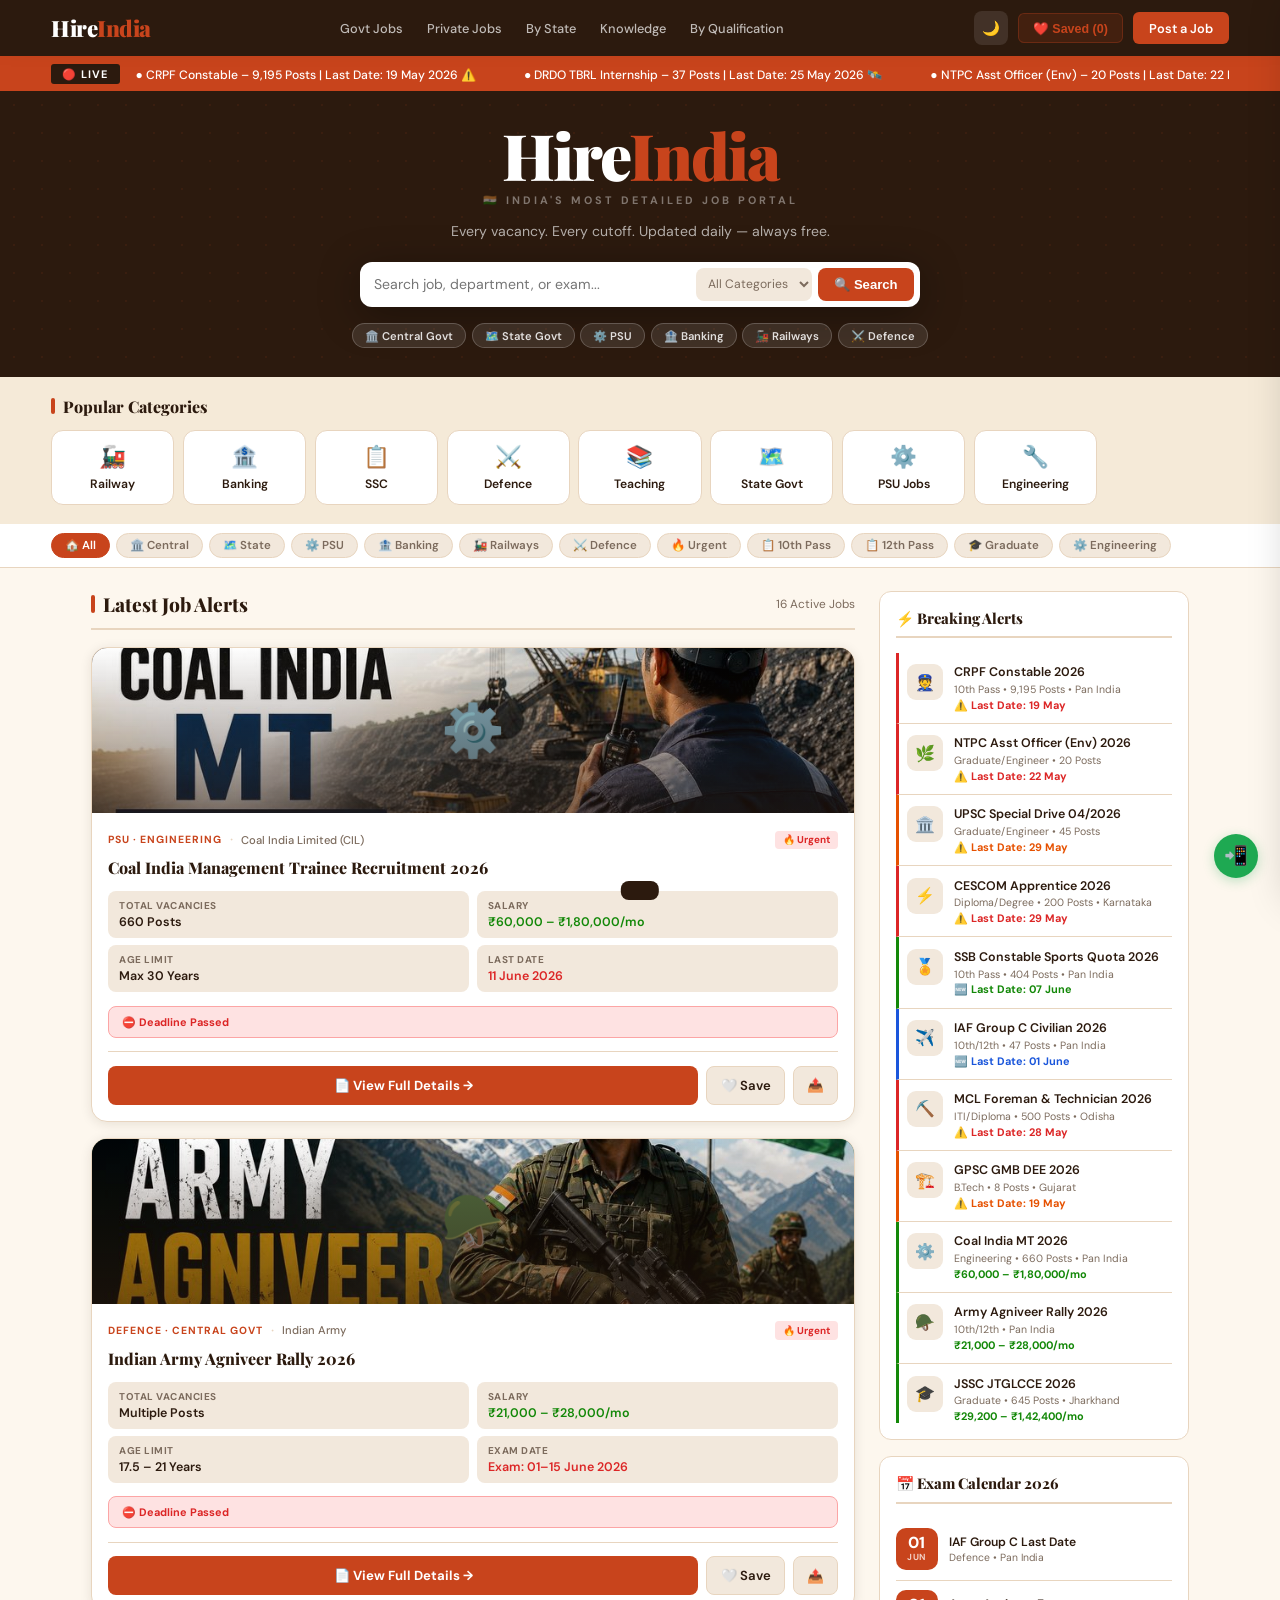
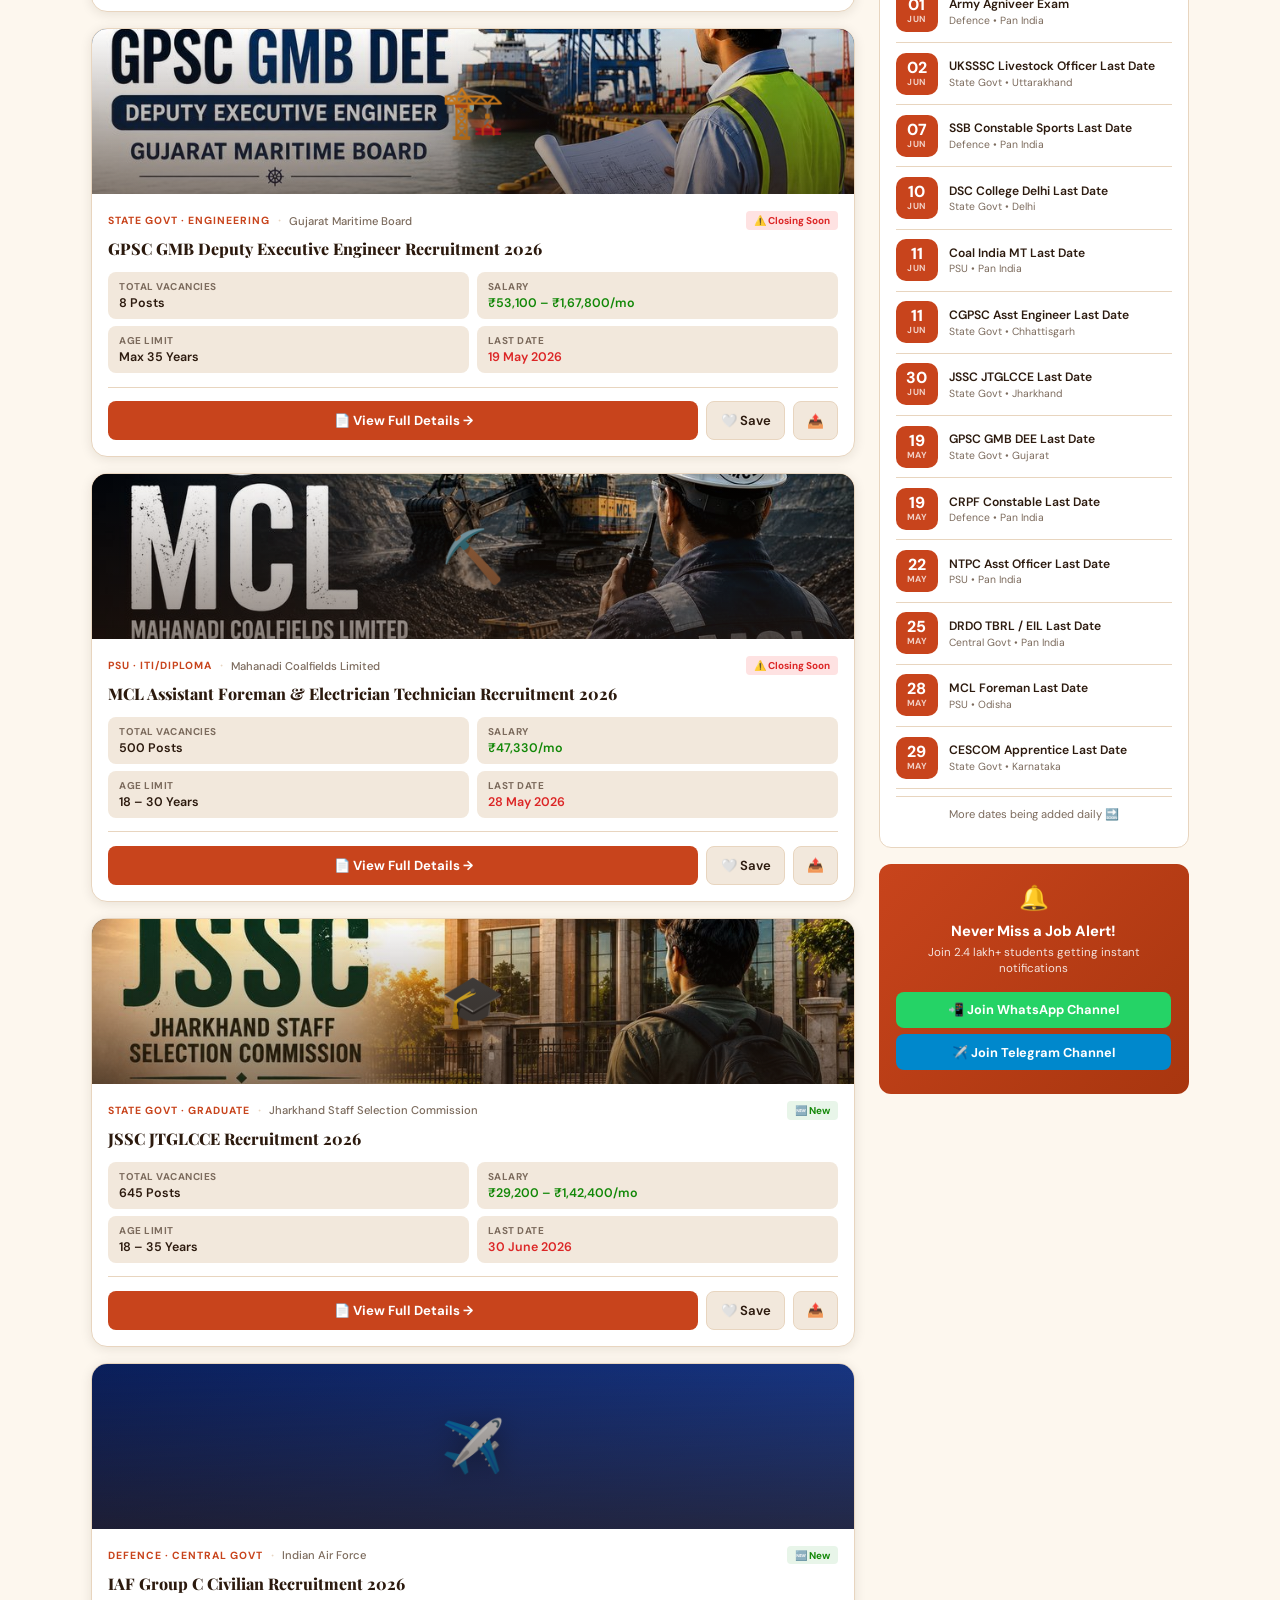
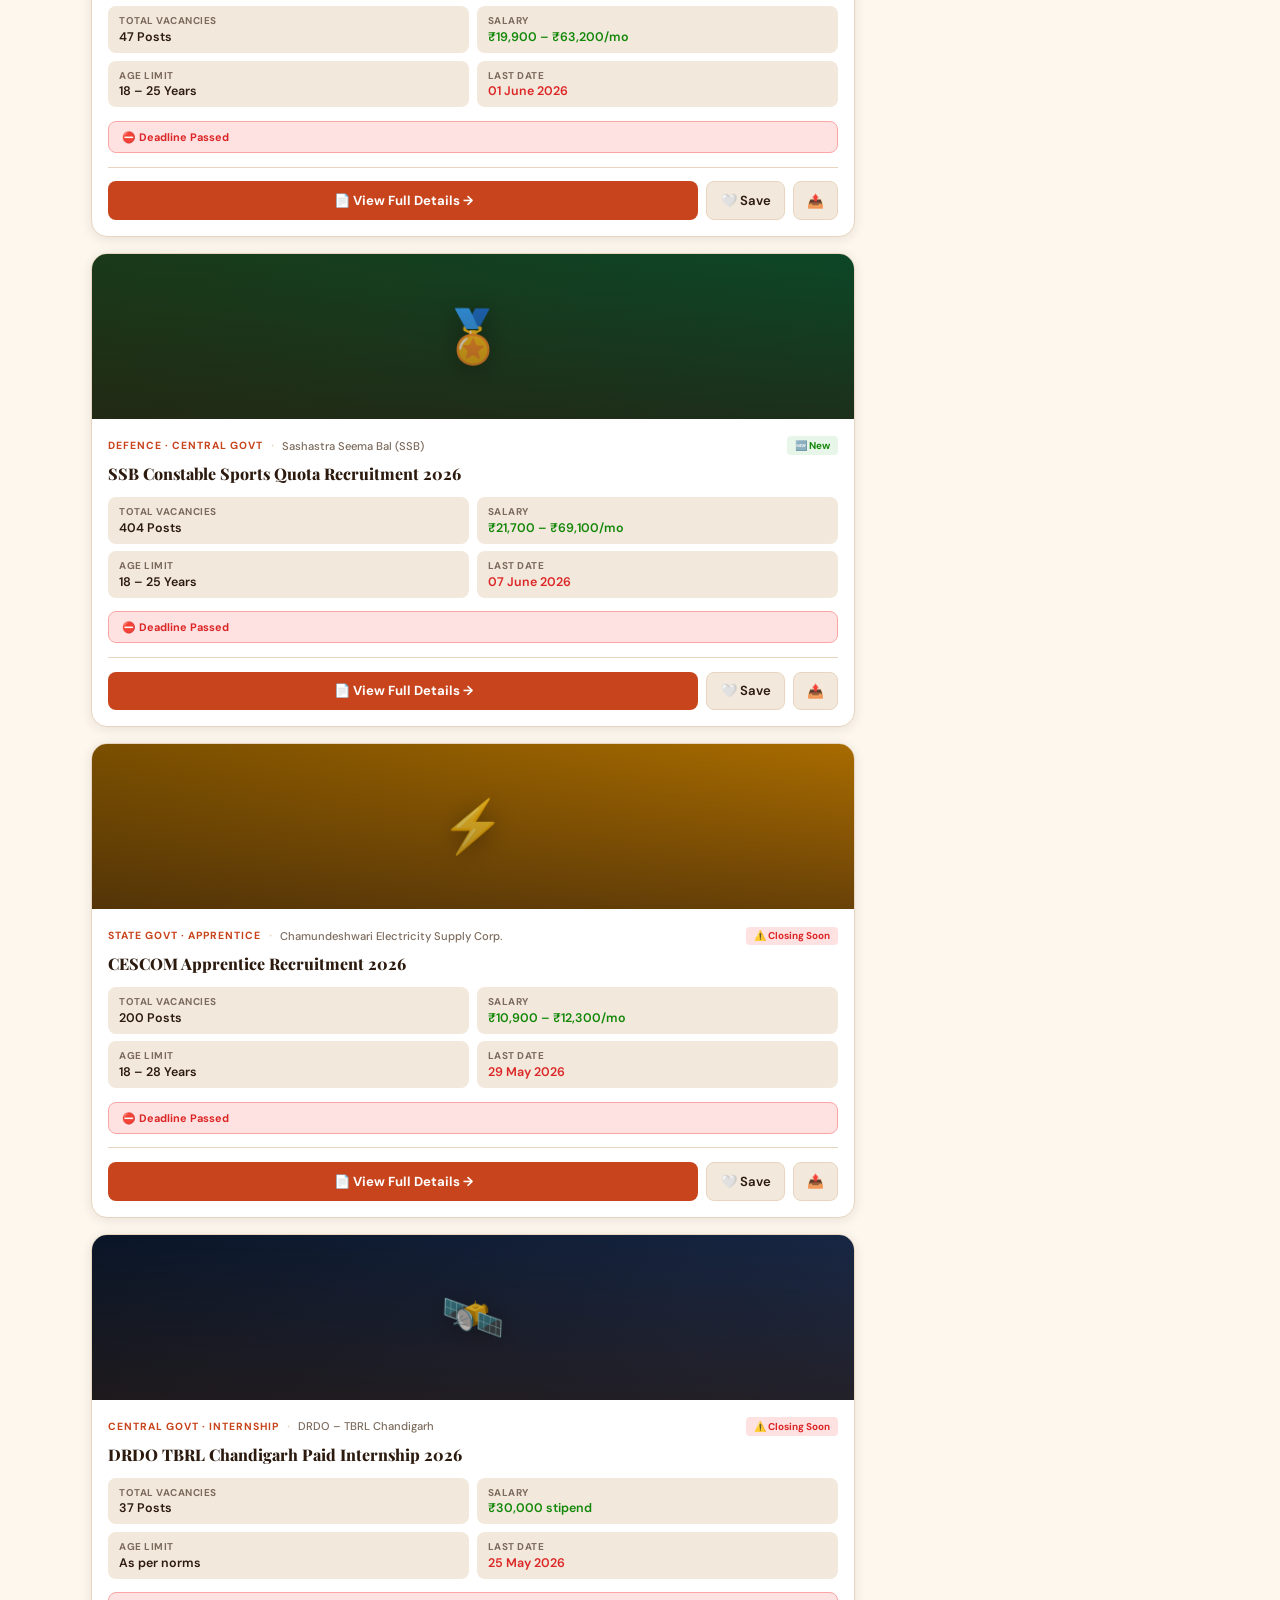
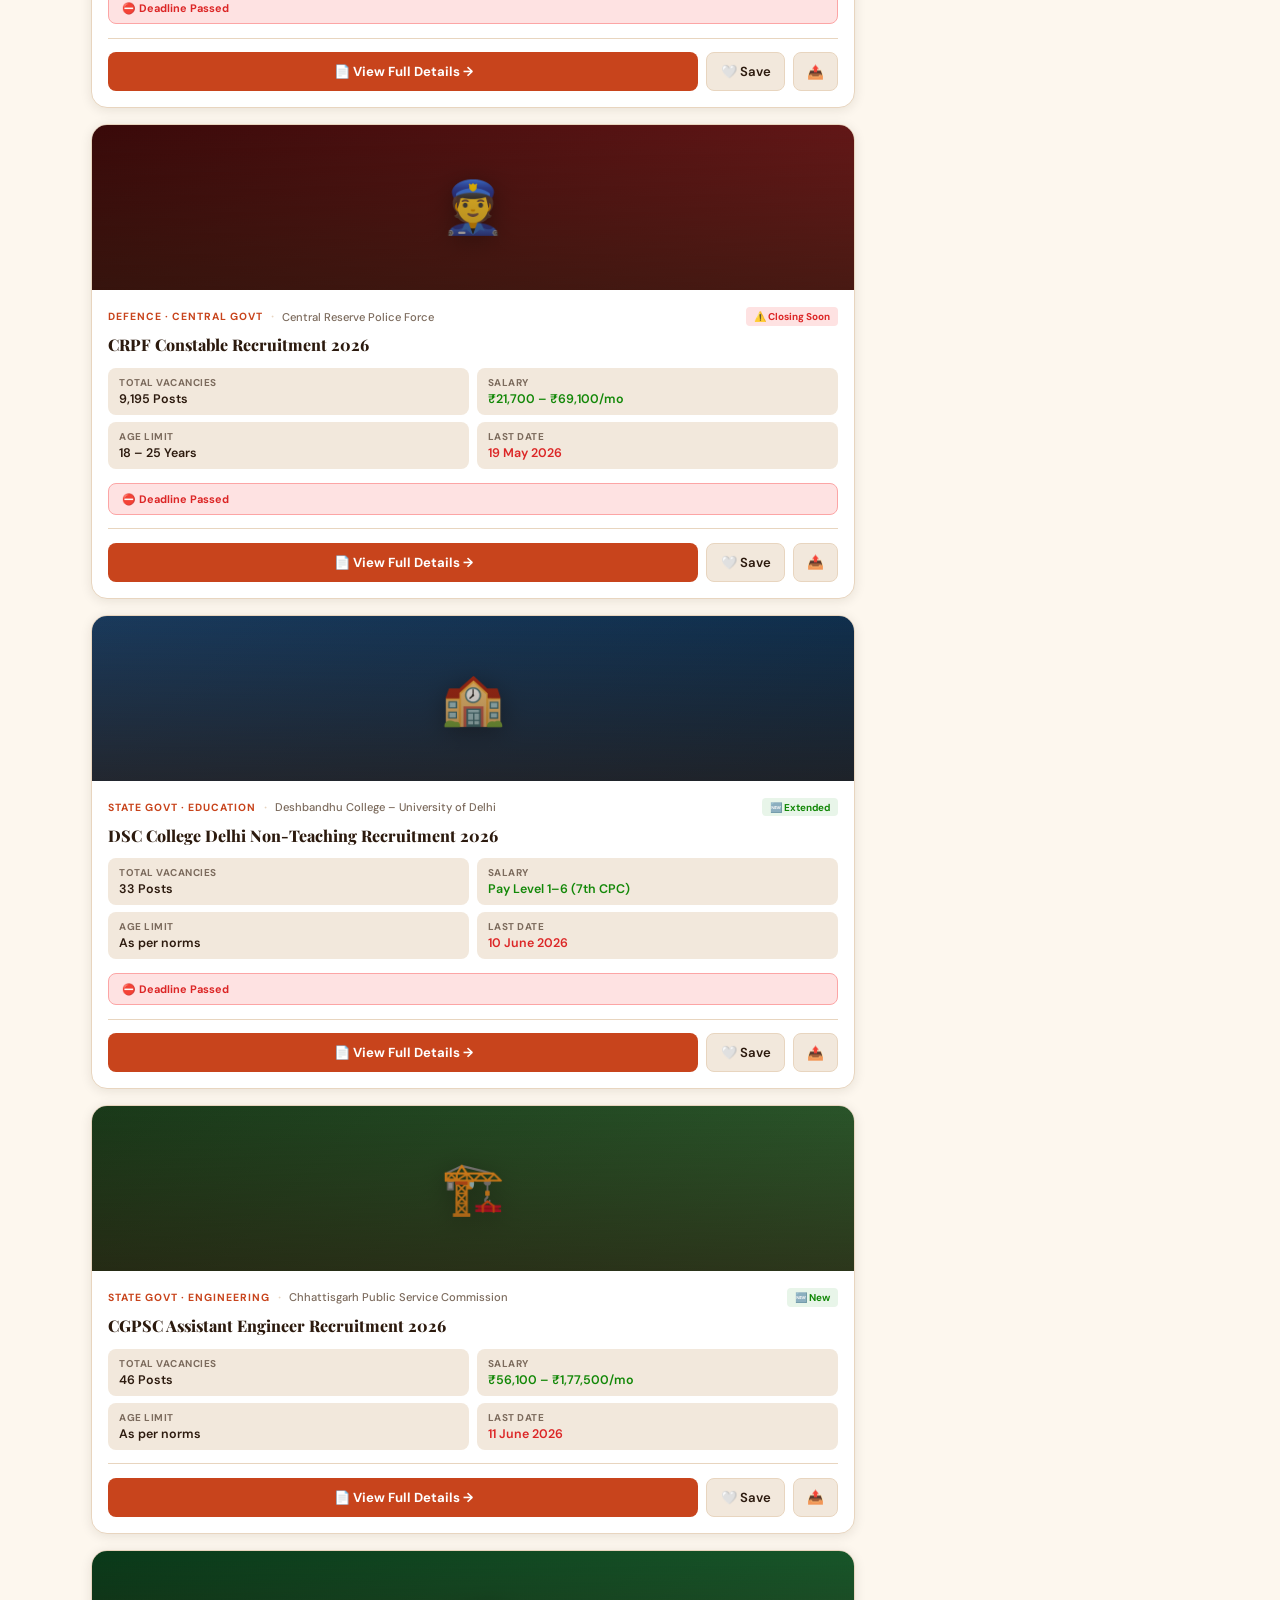
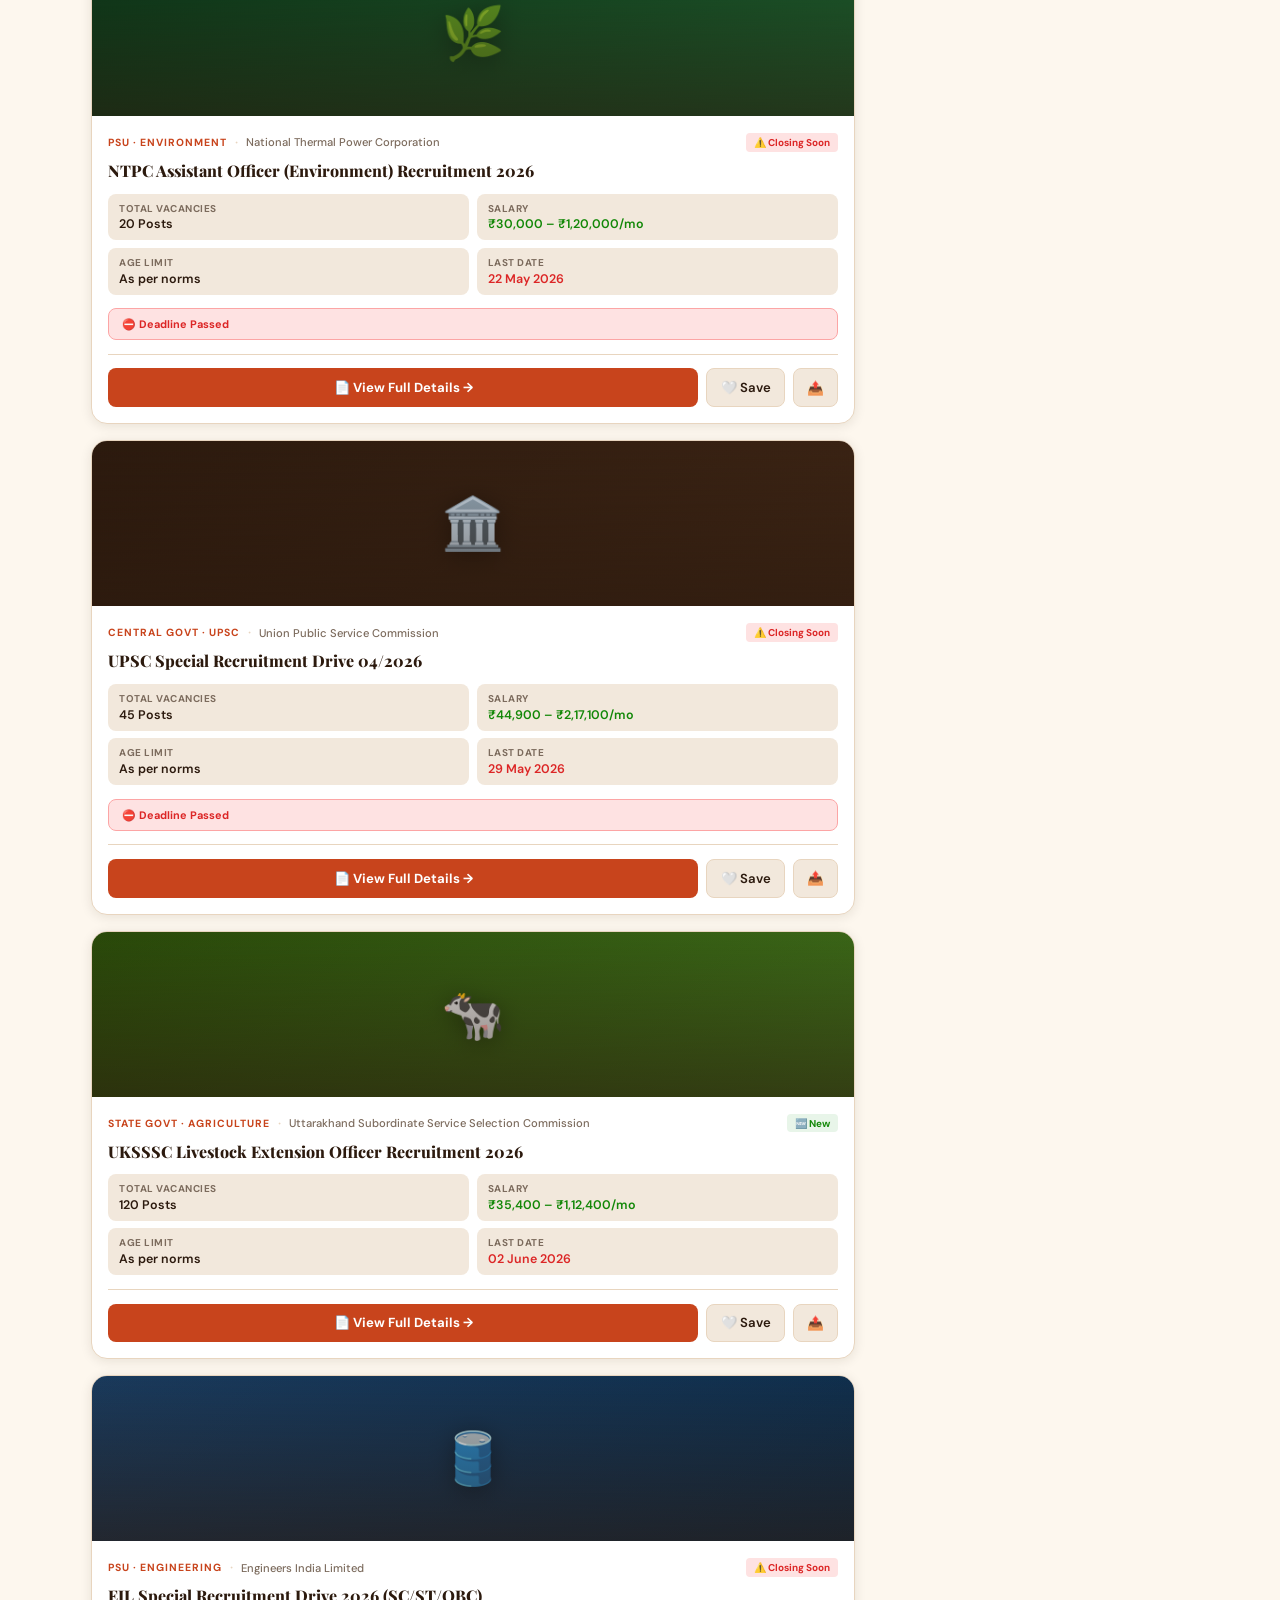
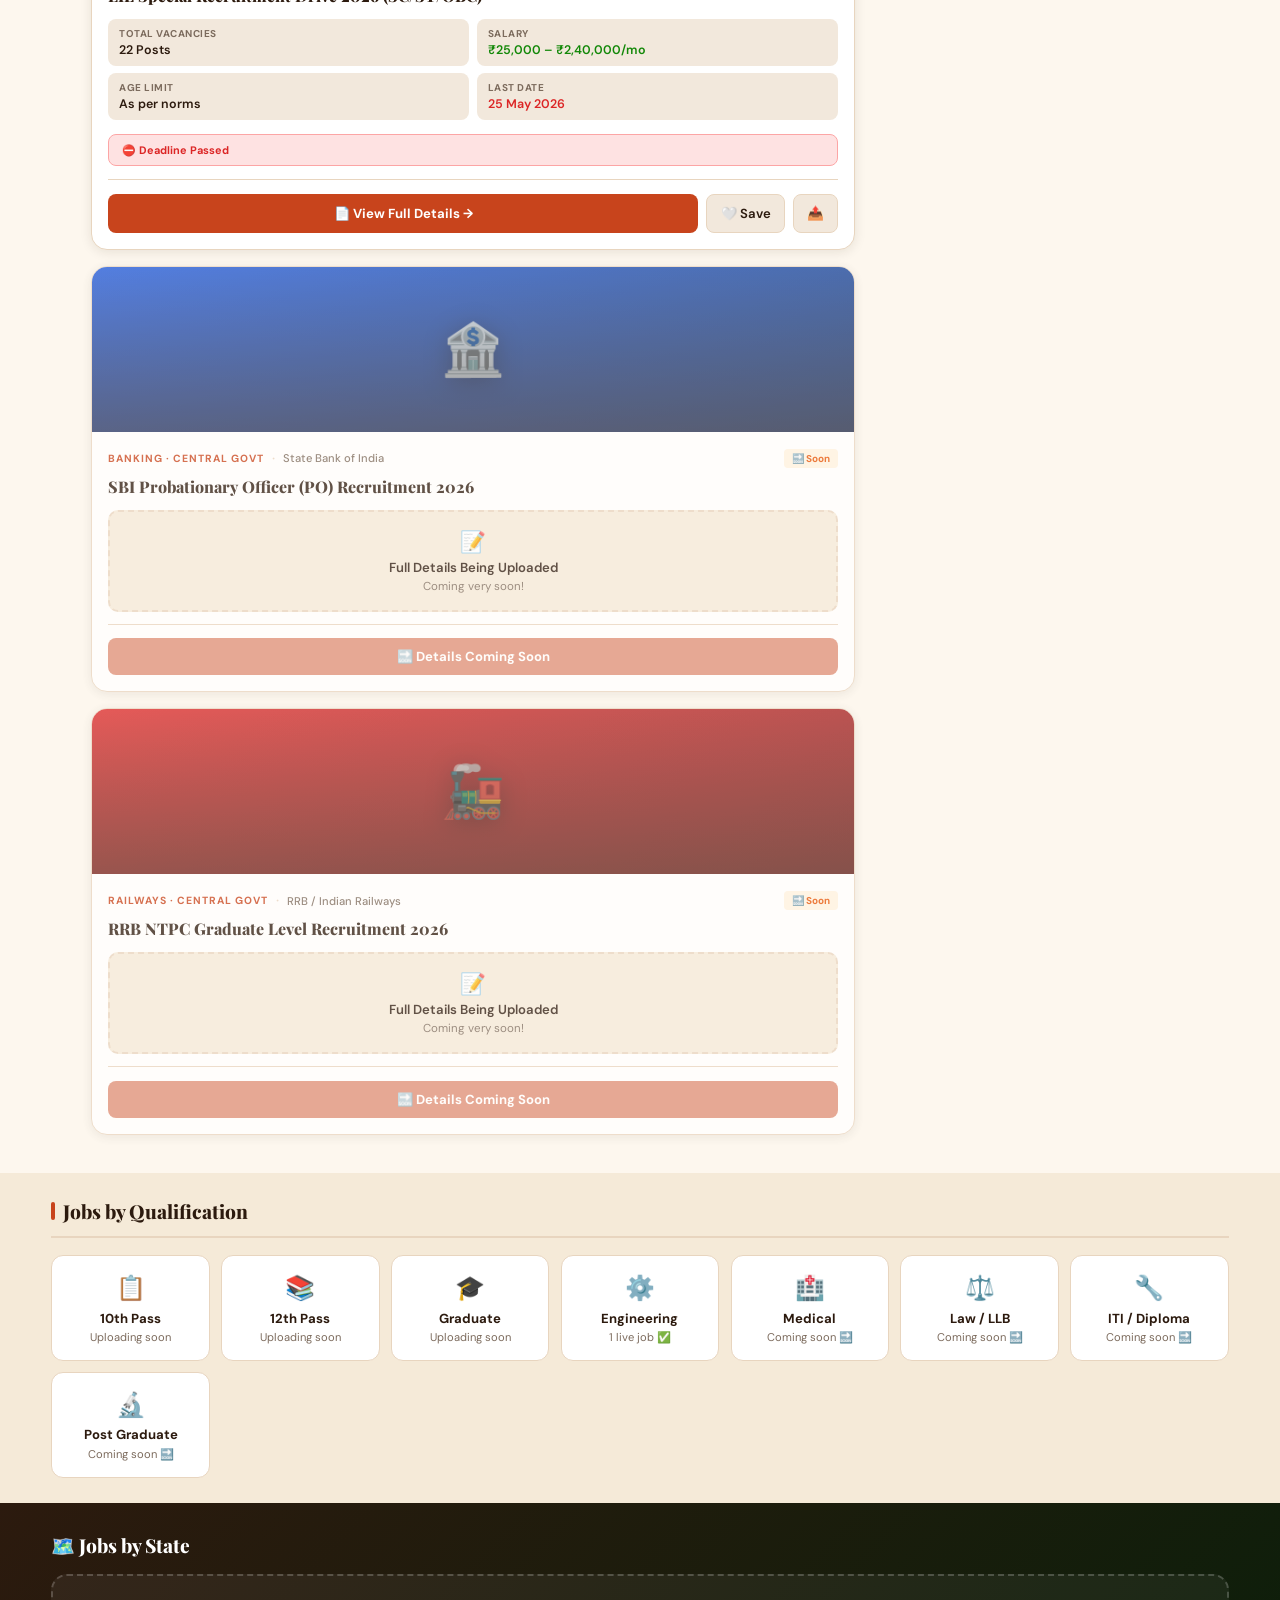
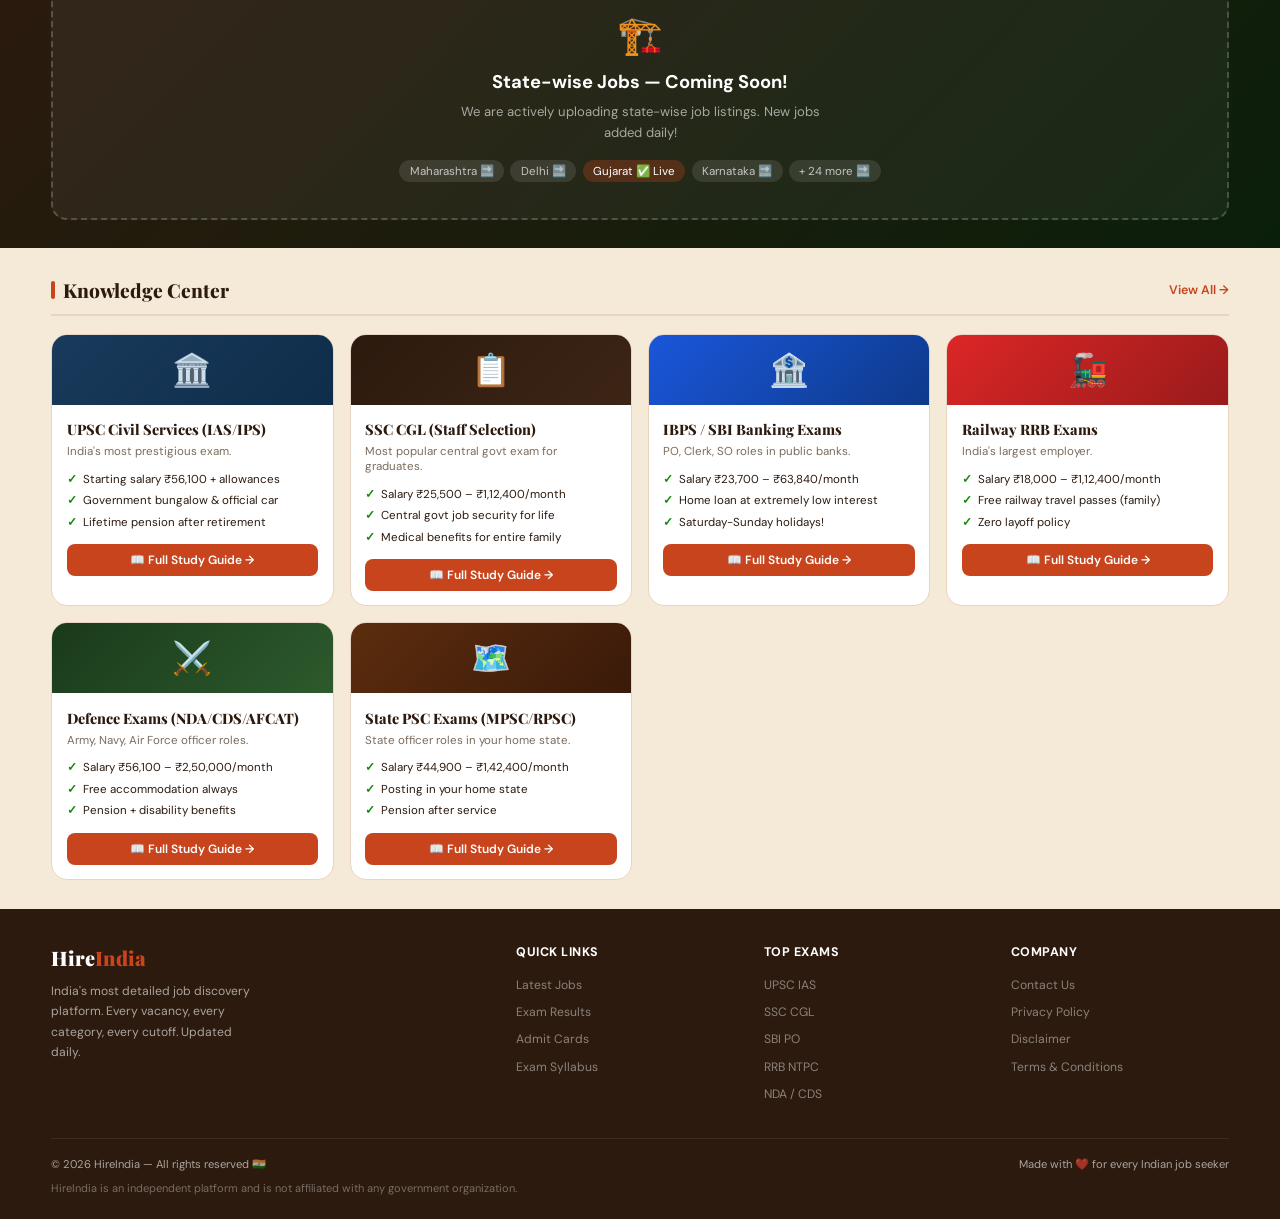
<file: index-6.html>
<!DOCTYPE html>
<html data-theme="light" lang="en">
<head>
<script async src="https://www.googletagmanager.com/gtag/js?id=G-LKHYPHGVPD"></script>
<script>window.dataLayer=window.dataLayer||[];function gtag(){dataLayer.push(arguments);}gtag("js",new Date());gtag("config","G-LKHYPHGVPD");</script>
<meta charset="utf-8"/>
<meta content="width=device-width, initial-scale=1.0" name="viewport"/>
<title>HireIndia — Government &amp; Private Jobs in India 2026 | Latest Sarkari Naukri</title>
<link href="https://fonts.googleapis.com/css2?family=Playfair+Display:wght@700;800;900&family=DM+Sans:wght@300;400;500;600&family=DM+Mono&display=swap" rel="stylesheet"/>
<link href="https://hireindiaofficial.netlify.app/" rel="canonical"/>
<meta content="Find latest government and private jobs in India 2026. Get Sarkari Naukri updates, admit cards, results, and recruitment notifications daily on HireIndia." name="description"/>
<meta content="government jobs, Sarkari Naukri, India jobs, private jobs, admit card, results, recruitment 2026" name="keywords"/>
<meta content="index, follow" name="robots"/>
<meta content="HireIndia — Government &amp; Private Jobs in India 2026" property="og:title"/>
<meta content="Find latest government and private jobs in India 2026." property="og:description"/>
<meta content="website" property="og:type"/>
<script type="application/ld+json">{"@context":"https://schema.org","@type":"WebSite","name":"HireIndia","url":"https://hireindiaofficial.netlify.app/","description":"India most detailed government job discovery platform."}</script>
</head>
<body>
<!-- All content injected by JS from jobs.json -->
<div id="app"></div>
<div class="toast" id="toast-el"></div>
<div class="overlay" id="overlay" onclick="toggleFavPanel()"></div>
<div class="fav-panel" id="fav-panel">
  <div class="fav-panel-header"><div class="fav-panel-title">❤️ Saved Jobs</div><button class="fav-close" onclick="toggleFavPanel()">✕</button></div>
  <div class="fav-list" id="fav-list"></div>
</div>
<script>
// ─── LOAD DATA AND RENDER ───
fetch("jobs.json").then(r=>r.json()).then(data=>{
  document.getElementById("app").innerHTML = buildPage(data);
  initAll(data);
}).catch(()=>{
  document.getElementById("app").innerHTML = "<p style=padding:2rem>Could not load jobs.json</p>";
});

function buildPage(d){
  return buildStyles() + buildNavbar() + buildTicker(d.ticker) + buildHero() + buildCats() + buildFilterBar() +
    buildMain(d) + buildQualSection() + buildStateSection() + buildKnowledge() + buildFooter() + buildBottomNav() + buildWaFloat();
}

function buildStyles(){
  return `<style>
:root{
  --cream:#FDF7EE;--cream2:#F5EAD8;
  --navy:#2C1A0E;--navy2:#3D2515;
  --saffron:#C8441C;--saffron-light:#FBEADC;
  --green:#138808;--green-light:#E8F5E9;
  --blue:#1a56db;--blue-light:#EBF2FF;
  --gray:#7C6B5D;--gray-light:#F2E8DC;
  --border:#E8D5BF;--text:#2C1A0E;
  --card:#FFFFFF;--shadow:rgba(44,26,14,0.10);
  --red:#DC2626;--red-light:#FEE2E2;
}
[data-theme="dark"]{
  --cream:#0D1117;--cream2:#161B22;--navy:#0A1628;--navy2:#152238;
  --text:#E6EDF3;--card:#1C2333;--border:#30363D;--gray:#9CA3AF;
  --gray-light:#21262D;--shadow:rgba(0,0,0,0.4);--saffron-light:#2D1008;
  --green-light:#0D2818;--blue-light:#0D1F3C;--red-light:#2D1010;
}
[data-theme="dark"] .state-section{background:#0A0F1E;}
[data-theme="dark"] .knowledge-section{background:#161B22;}
[data-theme="dark"] .know-card,[data-theme="dark"] .featured-card,[data-theme="dark"] .sidebar-card,[data-theme="dark"] .qual-card{background:#1C2333;border-color:#30363D;}
[data-theme="dark"] .know-card-title,[data-theme="dark"] .card-title,[data-theme="dark"] .quick-job-title,[data-theme="dark"] .cal-exam,[data-theme="dark"] .sec-title{color:#E6EDF3!important;}
[data-theme="dark"] .know-card-sub,[data-theme="dark"] .card-org,[data-theme="dark"] .quick-job-meta,[data-theme="dark"] .cal-type,[data-theme="dark"] .fact-label,[data-theme="dark"] .qual-count{color:#9CA3AF!important;}
[data-theme="dark"] .fact{background:#21262D;}
[data-theme="dark"] .fact-value{color:#E6EDF3!important;}
[data-theme="dark"] .filter-bar{background:#161B22;border-color:#30363D;}
[data-theme="dark"] .chip{background:#21262D;border-color:#30363D;color:#9CA3AF;}
[data-theme="dark"] .card-actions,[data-theme="dark"] .cal-item{border-color:#30363D;}
[data-theme="dark"] .fav-item{background:#21262D;}
[data-theme="dark"] .fav-item-title{color:#E6EDF3!important;}
[data-theme="dark"] .fav-item-org{color:#9CA3AF!important;}
[data-theme="dark"] footer{background:#0A0F1E;}
[data-theme="dark"] .cat-card{background:#1C2333;border-color:#30363D;color:#E6EDF3;}
[data-theme="dark"] .sec-head{border-color:#30363D;}
[data-theme="dark"] .qual-name{color:#E6EDF3!important;}
[data-theme="dark"] .mobile-menu{background:#0A1628;}
[data-theme="dark"] .mobile-menu a{color:#E6EDF3;border-color:#30363D;}
[data-theme="dark"] .bottom-nav{background:#0A1628;border-color:#1e2a3a;}
*{margin:0;padding:0;box-sizing:border-box;}
html{scroll-behavior:smooth;}
body{font-family:"DM Sans",sans-serif;background:var(--cream);color:var(--text);overflow-x:hidden;}
.navbar{position:fixed;top:0;left:0;right:0;z-index:1000;background:var(--navy);padding:0 4%;height:56px;display:flex;align-items:center;justify-content:space-between;}
.logo{font-family:"Playfair Display",serif;font-size:1.4rem;font-weight:900;color:white;letter-spacing:-0.5px;cursor:pointer;text-decoration:none;}
.logo span{color:var(--saffron);}
.nav-center{display:flex;gap:1.5rem;}
.nav-link{color:rgba(255,255,255,0.7);font-size:0.8rem;font-weight:500;cursor:pointer;transition:color .2s;text-decoration:none;}
.nav-link:hover{color:var(--saffron);}
.nav-right{display:flex;align-items:center;gap:0.6rem;}
.dark-btn{background:rgba(255,255,255,0.1);border:none;color:white;width:34px;height:34px;border-radius:8px;cursor:pointer;font-size:0.9rem;display:flex;align-items:center;justify-content:center;transition:all .2s;}
.dark-btn:hover{background:rgba(255,255,255,0.2);}
.fav-nav-btn{background:rgba(200,68,28,0.15);border:1px solid rgba(200,68,28,0.3);color:var(--saffron);padding:0.4rem 0.9rem;border-radius:6px;font-size:0.78rem;font-weight:600;cursor:pointer;transition:all .2s;}
.fav-nav-btn:hover{background:var(--saffron);color:white;}
.post-btn{background:var(--saffron);border:none;color:white;padding:0.45rem 1rem;border-radius:6px;font-family:"DM Sans",sans-serif;font-weight:600;font-size:0.8rem;cursor:pointer;transition:all .2s;}
.post-btn:hover{background:#a8360f;}
.hamburger{display:none;flex-direction:column;gap:5px;cursor:pointer;padding:6px;border:none;background:rgba(255,255,255,0.1);border-radius:8px;}
.hamburger span{width:22px;height:2px;background:white;border-radius:2px;transition:all .3s;}
.hamburger.open span:nth-child(1){transform:rotate(45deg) translate(5px,5px);}
.hamburger.open span:nth-child(2){opacity:0;}
.hamburger.open span:nth-child(3){transform:rotate(-45deg) translate(5px,-5px);}
.nav-right-mobile{display:none;align-items:center;gap:0.5rem;}
.mobile-menu{position:fixed;top:56px;left:0;right:0;background:var(--navy);z-index:999;transform:translateY(-110%);transition:transform 0.3s cubic-bezier(0.4,0,0.2,1);box-shadow:0 8px 30px rgba(0,0,0,0.4);}
.mobile-menu.open{transform:translateY(0);}
.mobile-menu a{display:block;color:rgba(255,255,255,0.85);font-size:0.95rem;font-weight:500;padding:0.95rem 5%;border-bottom:1px solid rgba(255,255,255,0.08);cursor:pointer;text-decoration:none;transition:all .2s;}
.mobile-menu a:hover{color:var(--saffron);padding-left:7%;}
.mobile-menu-actions{display:flex;gap:0.6rem;padding:1rem 5%;}
.mob-fav-btn{flex:1;padding:0.7rem;border-radius:8px;font-family:"DM Sans",sans-serif;font-weight:700;font-size:0.85rem;cursor:pointer;background:rgba(200,68,28,0.2);color:var(--saffron);border:1px solid rgba(200,68,28,0.3);}
.mob-post-btn{flex:1;padding:0.7rem;border-radius:8px;font-family:"DM Sans",sans-serif;font-weight:700;font-size:0.85rem;cursor:pointer;background:var(--saffron);color:white;border:none;}
.ticker-bar{background:var(--saffron);margin-top:56px;padding:0.45rem 0;overflow:hidden;}
.ticker-inner{display:flex;align-items:center;padding:0 4%;}
.ticker-label{background:var(--navy);color:white;font-size:0.68rem;font-weight:700;padding:0.18rem 0.7rem;letter-spacing:1px;white-space:nowrap;margin-right:1rem;border-radius:3px;}
.ticker-scroll{overflow:hidden;flex:1;}
.ticker-text{display:inline-block;animation:ticker 40s linear infinite;white-space:nowrap;}
.ticker-text span{color:white;font-size:0.76rem;font-weight:500;margin-right:3rem;}
.ticker-text span::before{content:"● ";}
@keyframes ticker{from{transform:translateX(0);}to{transform:translateX(-50%);}}
.hero{background:var(--navy);padding:2rem 5% 1.8rem;text-align:center;position:relative;overflow:hidden;}
.hero::before{content:"";position:absolute;inset:0;background-image:radial-gradient(circle,rgba(200,68,28,0.15) 1px,transparent 1px);background-size:28px 28px;opacity:0.6;}
.hero-logo{font-family:"Playfair Display",serif;font-size:clamp(2.2rem,7vw,4rem);font-weight:900;color:white;position:relative;z-index:1;line-height:1;margin-bottom:0.35rem;letter-spacing:-2px;}
.hero-logo span{color:var(--saffron);}
.hero-tagline{font-size:0.68rem;font-weight:700;letter-spacing:3px;text-transform:uppercase;color:rgba(255,255,255,0.4);margin-bottom:0.9rem;position:relative;z-index:1;}
.hero-sub{color:rgba(255,255,255,0.65);font-size:0.88rem;max-width:400px;margin:0 auto 1.2rem;line-height:1.5;position:relative;z-index:1;}
.search-wrap{display:flex;gap:0.4rem;max-width:560px;margin:0 auto 1rem;background:white;border-radius:12px;padding:0.4rem;box-shadow:0 8px 40px rgba(0,0,0,0.35);position:relative;z-index:1;}
.search-input{flex:1;border:none;outline:none;font-family:"DM Sans",sans-serif;font-size:0.88rem;color:var(--text);background:transparent;padding:0.3rem 0.5rem;}
.search-wrap select{border:none;outline:none;font-family:"DM Sans",sans-serif;font-size:0.76rem;color:var(--gray);background:var(--gray-light);border-radius:8px;padding:0.3rem 0.5rem;cursor:pointer;}
.search-btn{background:var(--saffron);color:white;border:none;padding:0.55rem 1rem;border-radius:8px;font-weight:700;font-size:0.82rem;cursor:pointer;transition:all .2s;white-space:nowrap;}
.search-btn:active{transform:scale(0.95);}
.hero-chips{display:flex;flex-wrap:wrap;justify-content:center;gap:0.35rem;position:relative;z-index:1;}
.hero-chip{background:rgba(255,255,255,0.1);border:1px solid rgba(255,255,255,0.2);color:rgba(255,255,255,0.85);padding:0.28rem 0.75rem;border-radius:20px;font-size:0.7rem;font-weight:600;cursor:pointer;transition:all .2s;}
.hero-chip:hover,.hero-chip:active{background:var(--saffron);border-color:var(--saffron);color:white;transform:scale(0.97);}
.cat-section{background:var(--cream2);padding:1.2rem 4%;}
.cat-section-inner{max-width:1200px;margin:0 auto;}
.cat-section-title{font-family:"Playfair Display",serif;font-size:1rem;font-weight:800;color:var(--text);margin-bottom:0.8rem;display:flex;align-items:center;gap:0.5rem;}
.cat-section-title::before{content:"";width:4px;height:16px;background:var(--saffron);border-radius:2px;display:inline-block;}
.cat-grid{display:grid;grid-template-columns:repeat(auto-fill,minmax(110px,1fr));gap:0.55rem;}
.cat-card{background:var(--card);border:1.5px solid var(--border);border-radius:12px;padding:0.75rem 0.5rem;text-align:center;cursor:pointer;font-size:0.76rem;font-weight:600;color:var(--text);user-select:none;transition:transform 0.18s ease,box-shadow 0.18s ease,border-color 0.18s ease,background 0.18s ease,color 0.18s ease;}
.cat-card:hover{border-color:var(--saffron);background:var(--saffron-light);color:var(--saffron);transform:translateY(-3px);box-shadow:0 8px 20px var(--shadow);}
.cat-card:active{transform:scale(0.93) translateY(0);box-shadow:none;background:var(--saffron);color:white;border-color:var(--saffron);}
.cat-icon{font-size:1.35rem;display:block;margin-bottom:0.3rem;}
.filter-bar{background:white;border-bottom:1px solid var(--border);padding:0.55rem 4%;display:flex;gap:0.4rem;overflow-x:auto;scrollbar-width:none;-webkit-overflow-scrolling:touch;position:sticky;top:56px;z-index:100;}
.filter-bar::-webkit-scrollbar{display:none;}
.chip{background:var(--gray-light);border:1.5px solid var(--border);color:var(--gray);padding:0.28rem 0.8rem;border-radius:20px;font-size:0.72rem;font-weight:600;cursor:pointer;white-space:nowrap;flex-shrink:0;user-select:none;transition:transform 0.15s ease,background 0.15s,border-color 0.15s,color 0.15s;}
.chip:hover{border-color:var(--saffron);color:var(--saffron);}
.chip:active{transform:scale(0.93);}
.chip.active{background:var(--saffron);border-color:var(--saffron);color:white;}
.main-wrap{display:grid;grid-template-columns:1fr 310px;gap:1.5rem;max-width:1200px;margin:0 auto;padding:1.4rem 4%;}
.sec-head{display:flex;justify-content:space-between;align-items:center;margin-bottom:1.1rem;padding-bottom:0.7rem;border-bottom:2px solid var(--border);}
.sec-title{font-family:"Playfair Display",serif;font-size:1.2rem;font-weight:800;color:var(--text);display:flex;align-items:center;gap:0.5rem;}
.sec-title::before{content:"";width:4px;height:18px;background:var(--saffron);border-radius:2px;display:inline-block;}
.see-all{color:var(--saffron);font-size:0.78rem;font-weight:600;cursor:pointer;text-decoration:none;}
.featured-card{background:var(--card);border-radius:16px;overflow:hidden;border:1px solid var(--border);margin-bottom:1rem;cursor:pointer;box-shadow:0 2px 12px var(--shadow);transition:transform 0.25s ease,box-shadow 0.25s ease,border-color 0.25s ease;}
.featured-card:hover{transform:translateY(-3px);box-shadow:0 12px 40px var(--shadow);border-color:var(--saffron);}
.featured-card:active{transform:scale(0.99);}
.card-img-wrap{width:100%;height:165px;position:relative;overflow:hidden;background:linear-gradient(135deg,var(--navy),var(--navy2));display:flex;align-items:center;justify-content:center;}
.card-img-wrap img{width:100%;height:100%;object-fit:cover;position:absolute;inset:0;}
.card-emoji{font-size:3.2rem;position:relative;z-index:1;filter:drop-shadow(0 4px 12px rgba(0,0,0,0.4));}
.card-overlay{position:absolute;inset:0;background:linear-gradient(to top,rgba(44,26,14,0.55),transparent);z-index:2;}
.card-body{padding:1rem;}
.card-meta{display:flex;align-items:center;gap:0.5rem;margin-bottom:0.5rem;flex-wrap:wrap;}
.card-category{font-size:0.65rem;font-weight:700;letter-spacing:1px;text-transform:uppercase;color:var(--saffron);}
.card-dot{color:var(--border);}
.card-org{font-size:0.7rem;color:var(--gray);font-weight:500;}
.badge{font-size:0.62rem;font-weight:700;padding:0.18rem 0.5rem;border-radius:4px;margin-left:auto;}
.badge-urgent{background:var(--red-light);color:var(--red);}
.badge-closing{background:#FEE2E2;color:#DC2626;}
.badge-new{background:var(--green-light);color:var(--green);}
.badge-soon{background:#FFF3E0;color:#E65100;}
.card-title{font-family:"Playfair Display",serif;font-size:1rem;font-weight:800;color:var(--text);margin-bottom:0.75rem;line-height:1.3;}
.quick-facts{display:grid;grid-template-columns:1fr 1fr;gap:0.45rem;margin-bottom:0.85rem;}
.fact{background:var(--gray-light);border-radius:8px;padding:0.5rem 0.7rem;}
.fact-label{font-size:0.62rem;font-weight:700;letter-spacing:0.5px;text-transform:uppercase;color:var(--gray);margin-bottom:0.12rem;}
.fact-value{font-size:0.78rem;font-weight:600;color:var(--text);}
.fact-value.salary{color:var(--green);}
.fact-value.urgent{color:var(--red);}
.countdown-strip{background:var(--red-light);border:1px solid #fca5a5;border-radius:8px;padding:0.5rem 0.8rem;display:flex;align-items:center;justify-content:space-between;margin-bottom:0.85rem;flex-wrap:wrap;gap:0.3rem;}
.countdown-label{font-size:0.68rem;color:var(--red);font-weight:700;}
.countdown-time{font-family:"DM Mono",monospace;font-weight:700;color:var(--red);font-size:0.85rem;}
.card-actions{display:flex;gap:0.5rem;padding-top:0.85rem;border-top:1px solid var(--border);}
.btn-apply{flex:1;background:var(--saffron);color:white;border:none;padding:0.62rem;border-radius:8px;font-family:"DM Sans",sans-serif;font-weight:700;font-size:0.82rem;cursor:pointer;text-align:center;text-decoration:none;display:flex;align-items:center;justify-content:center;transition:all .2s;}
.btn-apply:hover{background:#a8360f;}
.btn-apply:active{transform:scale(0.96);}
.btn-save{background:var(--gray-light);border:1.5px solid var(--border);color:var(--text);padding:0.62rem 0.85rem;border-radius:8px;font-family:"DM Sans",sans-serif;font-weight:600;font-size:0.82rem;cursor:pointer;transition:all .2s;}
.btn-save:hover{background:var(--red-light);border-color:#fca5a5;}
.btn-save:active{transform:scale(0.93);}
.btn-save.saved{background:var(--red-light);border-color:#ef4444;color:var(--red);}
.btn-share{background:var(--gray-light);border:1.5px solid var(--border);color:var(--text);padding:0.62rem 0.8rem;border-radius:8px;cursor:pointer;transition:all .2s;font-size:0.85rem;}
.btn-share:active{transform:scale(0.93);}
.sidebar-sticky{position:sticky;top:70px;}
.sidebar-card{background:var(--card);border:1px solid var(--border);border-radius:12px;padding:1rem;margin-bottom:1rem;}
.sidebar-title{font-family:"Playfair Display",serif;font-size:0.92rem;font-weight:800;color:var(--text);margin-bottom:0.9rem;padding-bottom:0.55rem;border-bottom:2px solid var(--border);display:flex;align-items:center;gap:0.4rem;}
.quick-job{display:flex;gap:0.7rem;padding:0.7rem 0;border-bottom:1px solid var(--border);cursor:pointer;transition:opacity .2s;text-decoration:none;color:inherit;}
.quick-job:last-child{border-bottom:none;padding-bottom:0;}
.quick-job:hover{opacity:0.72;}
.quick-job-icon{width:36px;height:36px;border-radius:9px;display:flex;align-items:center;justify-content:center;font-size:1rem;flex-shrink:0;background:var(--gray-light);}
.quick-job-title{font-weight:600;font-size:0.78rem;color:var(--text);margin-bottom:0.18rem;}
.quick-job-meta{font-size:0.66rem;color:var(--gray);}
.quick-job-salary{font-size:0.68rem;font-weight:700;color:var(--green);margin-top:0.12rem;}
.cal-item{display:flex;align-items:center;gap:0.7rem;padding:0.6rem 0;border-bottom:1px solid var(--border);}
.cal-item:last-child{border-bottom:none;}
.cal-date{width:42px;height:42px;background:var(--saffron);border-radius:10px;display:flex;flex-direction:column;align-items:center;justify-content:center;flex-shrink:0;}
.cal-day{color:white;font-weight:800;font-size:1rem;line-height:1;}
.cal-month{color:rgba(255,255,255,0.75);font-size:0.55rem;font-weight:700;letter-spacing:0.5px;text-transform:uppercase;}
.cal-exam{font-size:0.76rem;font-weight:600;color:var(--text);}
.cal-type{font-size:0.65rem;color:var(--gray);margin-top:0.1rem;}
.alert-box{background:linear-gradient(135deg,var(--saffron),#a8360f);border-radius:12px;padding:1.1rem;text-align:center;color:white;}
.alert-icon{font-size:1.5rem;display:block;margin-bottom:0.5rem;}
.alert-title{font-weight:800;font-size:0.92rem;margin-bottom:0.25rem;}
.alert-sub{font-size:0.72rem;opacity:0.85;margin-bottom:0.9rem;line-height:1.4;}
.btn-whatsapp,.btn-telegram{width:100%;border:none;padding:0.6rem;border-radius:8px;font-family:"DM Sans",sans-serif;font-weight:700;font-size:0.8rem;cursor:pointer;margin-bottom:0.4rem;}
.btn-whatsapp{background:#25D366;color:white;}
.btn-telegram{background:#0088cc;color:white;}
.qual-grid{display:grid;grid-template-columns:repeat(auto-fill,minmax(140px,1fr));gap:0.7rem;}
.qual-card{background:var(--card);border:1px solid var(--border);border-radius:12px;padding:1rem;text-align:center;cursor:pointer;transition:all .2s;}
.qual-card:hover{border-color:var(--saffron);transform:translateY(-2px);}
.qual-icon{font-size:1.5rem;display:block;margin-bottom:0.4rem;}
.qual-name{font-weight:700;font-size:0.82rem;color:var(--text);}
.qual-count{font-size:0.7rem;color:var(--gray);margin-top:0.2rem;}
.state-section{background:linear-gradient(135deg,var(--navy),#0a1f0a);padding:1.8rem 4%;}
.state-sec-title{font-family:"Playfair Display",serif;font-size:1.2rem;font-weight:800;color:white;margin-bottom:1rem;max-width:1200px;margin-left:auto;margin-right:auto;}
.knowledge-section{background:var(--cream2);padding:1.8rem 4%;}
.knowledge-grid{display:grid;grid-template-columns:repeat(auto-fill,minmax(260px,1fr));gap:1rem;}
.know-card{background:var(--card);border:1px solid var(--border);border-radius:16px;overflow:hidden;transition:all .2s;}
.know-card:hover{transform:translateY(-3px);box-shadow:0 12px 30px var(--shadow);}
.know-card-top{height:70px;display:flex;align-items:center;justify-content:center;font-size:2rem;}
.know-card-top.upsc{background:linear-gradient(135deg,#1a3a5c,#0e2d4a);}
.know-card-top.ssc{background:linear-gradient(135deg,#2C1A0E,#3D2515);}
.know-card-top.banking{background:linear-gradient(135deg,#1a56db,#0e3a8a);}
.know-card-top.railway{background:linear-gradient(135deg,#DC2626,#991b1b);}
.know-card-top.defence{background:linear-gradient(135deg,#1a3a1a,#2d5a2d);}
.know-card-top.state{background:linear-gradient(135deg,#5c2d0e,#3a1a0a);}
.know-card-body{padding:0.9rem;}
.know-card-title{font-family:"Playfair Display",serif;font-size:0.9rem;font-weight:800;color:var(--text);margin-bottom:0.3rem;}
.know-card-sub{font-size:0.72rem;color:var(--gray);margin-bottom:0.6rem;}
.know-perks{list-style:none;padding:0;margin-bottom:0.7rem;}
.know-perks li{font-size:0.72rem;color:var(--text);padding:0.2rem 0;padding-left:1rem;position:relative;}
.know-perks li::before{content:"✓";position:absolute;left:0;color:var(--green);font-weight:700;}
.know-btn{background:var(--saffron);color:white;border:none;padding:0.5rem 0.8rem;border-radius:8px;font-family:"DM Sans",sans-serif;font-weight:600;font-size:0.75rem;cursor:pointer;width:100%;transition:all .2s;}
.know-btn:hover{background:#a8360f;}
footer{background:var(--navy);color:rgba(255,255,255,0.6);padding:2.2rem 4% 1.5rem;}
.footer-grid{display:grid;grid-template-columns:2fr 1fr 1fr 1fr;gap:1.8rem;max-width:1200px;margin:0 auto 1.8rem;}
.footer-logo{font-family:"Playfair Display",serif;font-size:1.25rem;font-weight:900;color:white;margin-bottom:0.6rem;}
.footer-logo span{color:var(--saffron);}
.footer-desc{font-size:0.76rem;line-height:1.7;max-width:200px;}
.footer-col h4{color:white;font-weight:700;font-size:0.78rem;margin-bottom:0.8rem;letter-spacing:0.5px;}
.footer-col ul{list-style:none;}
.footer-col ul li{margin-bottom:0.4rem;}
.footer-col ul li a{color:rgba(255,255,255,0.45);text-decoration:none;font-size:0.76rem;transition:color .2s;cursor:pointer;}
.footer-col ul li a:hover{color:var(--saffron);}
.footer-bottom{max-width:1200px;margin:0 auto;border-top:1px solid rgba(255,255,255,0.08);padding-top:1.1rem;display:flex;justify-content:space-between;font-size:0.7rem;flex-wrap:wrap;gap:0.5rem;}
.overlay{position:fixed;inset:0;background:rgba(0,0,0,0.5);z-index:1999;opacity:0;pointer-events:none;transition:opacity 0.3s;}
.overlay.show{opacity:1;pointer-events:all;}
.fav-panel{position:fixed;top:0;right:-420px;width:min(400px,100vw);height:100vh;background:var(--card);border-left:1px solid var(--border);z-index:2000;transition:right 0.35s cubic-bezier(0.4,0,0.2,1);overflow-y:auto;box-shadow:-10px 0 40px rgba(0,0,0,0.2);}
.fav-panel.open{right:0;}
.fav-panel-header{padding:1rem 1.3rem;border-bottom:1px solid var(--border);display:flex;justify-content:space-between;align-items:center;position:sticky;top:0;background:var(--card);z-index:1;}
.fav-panel-title{font-family:"Playfair Display",serif;font-weight:800;font-size:1rem;color:var(--text);}
.fav-close{background:var(--gray-light);border:none;width:30px;height:30px;border-radius:8px;cursor:pointer;font-size:0.95rem;}
.fav-list{padding:0.9rem 1.3rem;}
.fav-item{background:var(--gray-light);border-radius:10px;padding:0.85rem;margin-bottom:0.65rem;position:relative;}
.fav-item-title{font-weight:700;font-size:0.83rem;color:var(--text);margin-bottom:0.18rem;}
.fav-item-org{font-size:0.7rem;color:var(--gray);margin-bottom:0.3rem;}
.fav-item-salary{font-weight:700;color:var(--green);font-size:0.78rem;}
.fav-remove{position:absolute;top:0.7rem;right:0.7rem;background:none;border:none;cursor:pointer;color:var(--gray);font-size:1rem;}
.fav-remove:hover{color:var(--red);}
.fav-empty{text-align:center;padding:2.5rem 1rem;color:var(--gray);}
.toast{position:fixed;bottom:5rem;left:50%;transform:translateX(-50%) translateY(80px);background:var(--navy);color:white;padding:0.6rem 1.2rem;border-radius:8px;font-size:0.78rem;font-weight:500;z-index:3000;transition:transform 0.3s;pointer-events:none;white-space:nowrap;}
.toast.show{transform:translateX(-50%) translateY(0);}
.wa-float{position:fixed;bottom:1.4rem;right:1.4rem;background:#1ea952;color:white;width:44px;height:44px;border-radius:50%;display:flex;align-items:center;justify-content:center;font-size:1.2rem;cursor:pointer;box-shadow:0 3px 12px rgba(30,169,82,0.28);z-index:999;transition:all .2s;}
.wa-float:hover{background:#178a42;transform:scale(1.08);}
.bottom-nav{display:none;position:fixed;bottom:0;left:0;right:0;background:var(--navy);border-top:1px solid rgba(255,255,255,0.1);z-index:998;padding:0.35rem 0 0.45rem;}
.bottom-nav-inner{display:flex;justify-content:space-around;}
.bnav-item{display:flex;flex-direction:column;align-items:center;gap:0.12rem;cursor:pointer;padding:0.28rem 0.7rem;border-radius:8px;border:none;background:none;transition:all .18s;}
.bnav-icon{font-size:1.15rem;}
.bnav-label{font-size:0.55rem;font-weight:600;color:rgba(255,255,255,0.45);letter-spacing:0.3px;}
.bnav-item.active .bnav-icon{filter:drop-shadow(0 0 4px var(--saffron));}
.bnav-item.active .bnav-label{color:var(--saffron);}
.bnav-item:active{transform:scale(0.88);}
@media(max-width:900px){
  .main-wrap{grid-template-columns:1fr;padding:1.1rem 4%;}
  .sidebar{display:none;}
  .nav-center,.nav-right{display:none;}
  .hamburger{display:flex;}
  .nav-right-mobile{display:flex;}
  .footer-grid{grid-template-columns:1fr 1fr;}
  .cat-grid{grid-template-columns:repeat(4,1fr);}
  .bottom-nav{display:block;}
  body{padding-bottom:62px;}
  .wa-float{bottom:5rem;}
}
@media(max-width:480px){
  .footer-grid{grid-template-columns:1fr;}
  .search-wrap select{display:none;}
  .cat-grid{grid-template-columns:repeat(4,1fr);}
  .hero-chip{font-size:0.66rem;padding:0.25rem 0.6rem;}
}
</style>`;
}

function buildNavbar(){
  return `<nav class="navbar">
  <div class="logo">Hire<span>India</span></div>
  <div class="nav-center">
    <a class="nav-link" onclick="goTo('jobs-section')">Govt Jobs</a>
    <a class="nav-link" onclick="goTo('jobs-section')">Private Jobs</a>
    <a class="nav-link" onclick="goTo('state-section')">By State</a>
    <a class="nav-link" onclick="goTo('knowledge-section')">Knowledge</a>
    <a class="nav-link" onclick="goTo('qual-section')">By Qualification</a>
  </div>
  <div class="nav-right">
    <button class="dark-btn" onclick="toggleDark()">🌙</button>
    <button class="fav-nav-btn" onclick="toggleFavPanel()">❤️ Saved (<span id="fav-count">0</span>)</button>
    <button class="post-btn" onclick="toast('Company posting coming soon! 🚀')">Post a Job</button>
  </div>
  <div class="nav-right-mobile">
    <button class="dark-btn" onclick="toggleDark()">🌙</button>
    <button class="hamburger" id="hamburger" onclick="toggleMenu()"><span></span><span></span><span></span></button>
  </div>
</nav>
<div class="mobile-menu" id="mobile-menu">
  <a onclick="goTo('jobs-section');closeMenu()">🏛️ Govt Jobs</a>
  <a onclick="goTo('jobs-section');closeMenu()">💼 Private Jobs</a>
  <a onclick="goTo('state-section');closeMenu()">🗺️ By State</a>
  <a onclick="goTo('knowledge-section');closeMenu()">📚 Knowledge</a>
  <a onclick="goTo('qual-section');closeMenu()">🎓 By Qualification</a>
  <div class="mobile-menu-actions">
    <button class="mob-fav-btn" onclick="toggleFavPanel();closeMenu()">❤️ Saved (<span id="fav-count-mob">0</span>)</button>
    <button class="mob-post-btn" onclick="toast('Coming soon! 🚀');closeMenu()">Post a Job</button>
  </div>
</div>`;
}

function buildTicker(items){
  const doubled = [...items, ...items].map(t=>`<span>${t}</span>`).join("");
  return `<div class="ticker-bar"><div class="ticker-inner"><div class="ticker-label">🔴 LIVE</div><div class="ticker-scroll"><div class="ticker-text">${doubled}</div></div></div></div>`;
}

function buildHero(){
  return `<section class="hero">
  <div class="hero-logo">Hire<span>India</span></div>
  <div class="hero-tagline">🇮🇳 India's Most Detailed Job Portal</div>
  <p class="hero-sub">Every vacancy. Every cutoff. Updated daily — always free.</p>
  <div class="search-wrap">
    <input class="search-input" id="search-input" oninput="doSearch()" placeholder="Search job, department, or exam..." type="text"/>
    <select id="search-cat" onchange="doSearch()">
      <option value="all">All Categories</option>
      <option value="central">Central Govt</option>
      <option value="state">State Govt</option>
      <option value="psu">PSU</option>
      <option value="banking">Banking</option>
      <option value="railway">Railways</option>
      <option value="defence">Defence</option>
    </select>
    <button class="search-btn" onclick="doSearch()">🔍 Search</button>
  </div>
  <div class="hero-chips">
    <span class="hero-chip" onclick="filterAndScroll('central')">🏛️ Central Govt</span>
    <span class="hero-chip" onclick="filterAndScroll('state')">🗺️ State Govt</span>
    <span class="hero-chip" onclick="filterAndScroll('psu')">⚙️ PSU</span>
    <span class="hero-chip" onclick="filterAndScroll('banking')">🏦 Banking</span>
    <span class="hero-chip" onclick="filterAndScroll('railway')">🚂 Railways</span>
    <span class="hero-chip" onclick="filterAndScroll('defence')">⚔️ Defence</span>
  </div>
</section>`;
}

function buildCats(){
  return `<section class="cat-section" id="cat-section">
  <div class="cat-section-inner">
    <div class="cat-section-title">Popular Categories</div>
    <div class="cat-grid">
      <div class="cat-card" onclick="filterAndScroll('railway')"><span class="cat-icon">🚂</span>Railway</div>
      <div class="cat-card" onclick="filterAndScroll('banking')"><span class="cat-icon">🏦</span>Banking</div>
      <div class="cat-card" onclick="filterAndScroll('central')"><span class="cat-icon">📋</span>SSC</div>
      <div class="cat-card" onclick="filterAndScroll('defence')"><span class="cat-icon">⚔️</span>Defence</div>
      <div class="cat-card" onclick="toast('Teaching jobs coming soon!')"><span class="cat-icon">📚</span>Teaching</div>
      <div class="cat-card" onclick="filterAndScroll('state')"><span class="cat-icon">🗺️</span>State Govt</div>
      <div class="cat-card" onclick="filterAndScroll('psu')"><span class="cat-icon">⚙️</span>PSU Jobs</div>
      <div class="cat-card" onclick="filterAndScroll('engineering')"><span class="cat-icon">🔧</span>Engineering</div>
    </div>
  </div>
</section>`;
}

function buildFilterBar(){
  return `<div class="filter-bar">
  <div class="chip active" onclick="filter('all',this)">🏠 All</div>
  <div class="chip" onclick="filter('central',this)">🏛️ Central</div>
  <div class="chip" onclick="filter('state',this)">🗺️ State</div>
  <div class="chip" onclick="filter('psu',this)">⚙️ PSU</div>
  <div class="chip" onclick="filter('banking',this)">🏦 Banking</div>
  <div class="chip" onclick="filter('railway',this)">🚂 Railways</div>
  <div class="chip" onclick="filter('defence',this)">⚔️ Defence</div>
  <div class="chip" onclick="filter('urgent',this)">🔥 Urgent</div>
  <div class="chip" onclick="filter('10th',this)">📋 10th Pass</div>
  <div class="chip" onclick="filter('12th',this)">📋 12th Pass</div>
  <div class="chip" onclick="filter('graduate',this)">🎓 Graduate</div>
  <div class="chip" onclick="filter('engineering',this)">⚙️ Engineering</div>
</div>`;
}

function buildJobCard(j){
  const imgHtml = j.banner
    ? `<img alt="${j.title}" loading="lazy" src="${j.banner}" onerror="this.style.display='none'"/>`
    : "";
  const cdHtml = j.countdown && j.lastDateRaw
    ? `<div class="countdown-strip" id="cd-${j.id}"></div>`
    : "";
  const fact3Label = j.age ? "Age Limit" : "Qualification";
  const fact3Val = j.age || j.qualification || "—";
  const fact4Label = j.countdown ? (j.id===2?"Exam Date":"Last Date") : "Last Date";
  const actionsHtml = j.comingSoon
    ? `<button class="btn-apply" disabled style="opacity:0.6;cursor:not-allowed;">🔜 Details Coming Soon</button>`
    : `<a class="btn-apply" href="${j.detailPage}">📄 View Full Details →</a>
       <button class="btn-save" id="save-${j.id}" onclick="toggleSave(${j.id},\'${j.title}\',\'${j.org}\',\'${j.salary}\',this)">🤍 Save</button>
       <button class="btn-share" onclick="shareJob(${j.id})">📤</button>`;
  const comingSoonBox = j.comingSoon ? `<div style="background:var(--cream2);border:2px dashed var(--border);border-radius:10px;padding:1rem;text-align:center;margin:0.75rem 0;"><div style="font-size:1.3rem;margin-bottom:0.25rem;">📝</div><div style="font-weight:600;font-size:0.82rem;">Full Details Being Uploaded</div><div style="font-size:0.72rem;color:var(--gray);margin-top:0.2rem;">Coming very soon!</div></div>` : "";
  const opacity = j.comingSoon ? "style='opacity:0.75;'" : "";
  return `<div class="featured-card" data-type="${j.types}" data-id="${j.id}" ${opacity}>
    <div class="card-img-wrap" style="background:${j.bgGradient};">
      ${imgHtml}
      <span class="card-emoji">${j.emoji}</span><div class="card-overlay"></div>
    </div>
    <div class="card-body">
      <div class="card-meta"><span class="card-category">${j.category}</span><span class="card-dot">·</span><span class="card-org">${j.org}</span><span class="badge badge-${j.badge}">${j.badgeText}</span></div>
      <div class="card-title">${j.title}</div>
      ${!j.comingSoon ? `<div class="quick-facts">
        <div class="fact"><div class="fact-label">Total Vacancies</div><div class="fact-value">${j.vacancies}</div></div>
        <div class="fact"><div class="fact-label">Salary</div><div class="fact-value salary">${j.salary}</div></div>
        <div class="fact"><div class="fact-label">${fact3Label}</div><div class="fact-value">${fact3Val}</div></div>
        <div class="fact"><div class="fact-label">${fact4Label}</div><div class="fact-value urgent">${j.lastDate}</div></div>
      </div>${cdHtml}` : comingSoonBox}
      <div class="card-actions">${actionsHtml}</div>
    </div>
  </div>`;
}

function buildSidebar(d){
  const alerts = d.sidebar_alerts.map(a=>`
    <a class="quick-job" href="${a.link}" style="border-left:3px solid ${a.alertColor};padding-left:0.5rem;">
      <div class="quick-job-icon">${a.emoji}</div>
      <div><div class="quick-job-title">${a.title}</div><div class="quick-job-meta">${a.meta}</div><div class="quick-job-salary" style="color:${a.alertColor}">${a.alert}</div></div>
    </a>`).join("");
  const cal = d.calendar.map(c=>`
    <div class="cal-item"><div class="cal-date"><span class="cal-day">${c.day}</span><span class="cal-month">${c.month}</span></div>
    <div><div class="cal-exam">${c.exam}</div><div class="cal-type">${c.type}</div></div></div>`).join("");
  return `<div class="sidebar"><div class="sidebar-sticky">
    <div class="sidebar-card"><div class="sidebar-title">⚡ Breaking Alerts</div>${alerts}</div>
    <div class="sidebar-card"><div class="sidebar-title">📅 Exam Calendar 2026</div>${cal}
      <div style="padding:0.65rem;font-size:0.7rem;color:var(--gray);text-align:center;border-top:1px solid var(--border);margin-top:0.4rem;">More dates being added daily 🔜</div>
    </div>
    <div class="alert-box"><span class="alert-icon">🔔</span><div class="alert-title">Never Miss a Job Alert!</div><div class="alert-sub">Join 2.4 lakh+ students getting instant notifications</div>
      <button class="btn-whatsapp" onclick="toast('WhatsApp channel coming soon! 📲')">📲 Join WhatsApp Channel</button>
      <button class="btn-telegram" onclick="toast('Telegram channel coming soon! ✈️')">✈️ Join Telegram Channel</button>
    </div>
  </div></div>`;
}

function buildMain(d){
  const activeJobs = d.jobs.filter(j=>!j.comingSoon).length;
  const cards = d.jobs.map(buildJobCard).join("");
  return `<div class="main-wrap"><div id="jobs-section">
    <div class="sec-head"><div class="sec-title">Latest Job Alerts</div><span style="font-size:0.74rem;color:var(--gray);">${activeJobs} Active Jobs</span></div>
    ${cards}
    <div id="no-results-msg" style="display:none;text-align:center;padding:2rem;color:var(--gray);font-size:0.88rem;">🔍 No jobs found. Try: engineering, defence, banking</div>
  </div>${buildSidebar(d)}</div>`;
}

function buildQualSection(){
  return `<div id="qual-section" style="padding:1.6rem 4%;background:var(--cream2);">
  <div style="max-width:1200px;margin:0 auto;">
    <div class="sec-head"><div class="sec-title">Jobs by Qualification</div></div>
    <div class="qual-grid">
      <div class="qual-card"><span class="qual-icon">📋</span><div class="qual-name">10th Pass</div><div class="qual-count">Uploading soon</div></div>
      <div class="qual-card"><span class="qual-icon">📚</span><div class="qual-name">12th Pass</div><div class="qual-count">Uploading soon</div></div>
      <div class="qual-card"><span class="qual-icon">🎓</span><div class="qual-name">Graduate</div><div class="qual-count">Uploading soon</div></div>
      <div class="qual-card"><span class="qual-icon">⚙️</span><div class="qual-name">Engineering</div><div class="qual-count">1 live job ✅</div></div>
      <div class="qual-card"><span class="qual-icon">🏥</span><div class="qual-name">Medical</div><div class="qual-count">Coming soon 🔜</div></div>
      <div class="qual-card"><span class="qual-icon">⚖️</span><div class="qual-name">Law / LLB</div><div class="qual-count">Coming soon 🔜</div></div>
      <div class="qual-card"><span class="qual-icon">🔧</span><div class="qual-name">ITI / Diploma</div><div class="qual-count">Coming soon 🔜</div></div>
      <div class="qual-card"><span class="qual-icon">🔬</span><div class="qual-name">Post Graduate</div><div class="qual-count">Coming soon 🔜</div></div>
    </div>
  </div></div>`;
}

function buildStateSection(){
  return `<div class="state-section" id="state-section">
  <div style="max-width:1200px;margin:0 auto;">
    <div class="state-sec-title">🗺️ Jobs by State</div>
    <div style="text-align:center;padding:2.2rem 1rem;background:rgba(255,255,255,0.05);border-radius:16px;border:2px dashed rgba(255,255,255,0.2);">
      <div style="font-size:2.3rem;margin-bottom:0.7rem;">🏗️</div>
      <div style="font-size:1.15rem;font-weight:700;color:#fff;margin-bottom:0.4rem;">State-wise Jobs — Coming Soon!</div>
      <div style="font-size:0.82rem;color:rgba(255,255,255,0.6);max-width:360px;margin:0 auto;line-height:1.6;">We are actively uploading state-wise job listings. New jobs added daily!</div>
      <div style="margin-top:1.1rem;display:flex;flex-wrap:wrap;justify-content:center;gap:0.4rem;">
        <span style="background:rgba(255,255,255,0.1);color:rgba(255,255,255,0.7);padding:0.22rem 0.65rem;border-radius:20px;font-size:0.72rem;">Maharashtra 🔜</span>
        <span style="background:rgba(255,255,255,0.1);color:rgba(255,255,255,0.7);padding:0.22rem 0.65rem;border-radius:20px;font-size:0.72rem;">Delhi 🔜</span>
        <span style="background:rgba(200,68,28,0.3);color:#fff;padding:0.22rem 0.65rem;border-radius:20px;font-size:0.72rem;">Gujarat ✅ Live</span>
        <span style="background:rgba(255,255,255,0.1);color:rgba(255,255,255,0.7);padding:0.22rem 0.65rem;border-radius:20px;font-size:0.72rem;">Karnataka 🔜</span>
        <span style="background:rgba(255,255,255,0.1);color:rgba(255,255,255,0.7);padding:0.22rem 0.65rem;border-radius:20px;font-size:0.72rem;">+ 24 more 🔜</span>
      </div>
    </div>
  </div></div>`;
}

function buildKnowledge(){
  return `<div class="knowledge-section" id="knowledge-section">
  <div style="max-width:1200px;margin:0 auto;">
    <div class="sec-head" style="margin-bottom:1.1rem;"><div class="sec-title">Knowledge Center</div><a class="see-all">View All →</a></div>
    <div class="knowledge-grid">
      <div class="know-card"><div class="know-card-top upsc">🏛️</div><div class="know-card-body"><div class="know-card-title">UPSC Civil Services (IAS/IPS)</div><div class="know-card-sub">India's most prestigious exam.</div><ul class="know-perks"><li>Starting salary ₹56,100 + allowances</li><li>Government bungalow &amp; official car</li><li>Lifetime pension after retirement</li></ul><button class="know-btn" onclick="toast('UPSC guide coming soon!')">📖 Full Study Guide →</button></div></div>
      <div class="know-card"><div class="know-card-top ssc">📋</div><div class="know-card-body"><div class="know-card-title">SSC CGL (Staff Selection)</div><div class="know-card-sub">Most popular central govt exam for graduates.</div><ul class="know-perks"><li>Salary ₹25,500 – ₹1,12,400/month</li><li>Central govt job security for life</li><li>Medical benefits for entire family</li></ul><button class="know-btn" onclick="toast('SSC guide coming soon!')">📖 Full Study Guide →</button></div></div>
      <div class="know-card"><div class="know-card-top banking">🏦</div><div class="know-card-body"><div class="know-card-title">IBPS / SBI Banking Exams</div><div class="know-card-sub">PO, Clerk, SO roles in public banks.</div><ul class="know-perks"><li>Salary ₹23,700 – ₹63,840/month</li><li>Home loan at extremely low interest</li><li>Saturday-Sunday holidays!</li></ul><button class="know-btn" onclick="toast('Banking guide coming soon!')">📖 Full Study Guide →</button></div></div>
      <div class="know-card"><div class="know-card-top railway">🚂</div><div class="know-card-body"><div class="know-card-title">Railway RRB Exams</div><div class="know-card-sub">India's largest employer.</div><ul class="know-perks"><li>Salary ₹18,000 – ₹1,12,400/month</li><li>Free railway travel passes (family)</li><li>Zero layoff policy</li></ul><button class="know-btn" onclick="toast('Railway guide coming soon!')">📖 Full Study Guide →</button></div></div>
      <div class="know-card"><div class="know-card-top defence">⚔️</div><div class="know-card-body"><div class="know-card-title">Defence Exams (NDA/CDS/AFCAT)</div><div class="know-card-sub">Army, Navy, Air Force officer roles.</div><ul class="know-perks"><li>Salary ₹56,100 – ₹2,50,000/month</li><li>Free accommodation always</li><li>Pension + disability benefits</li></ul><button class="know-btn" onclick="toast('Defence guide coming soon!')">📖 Full Study Guide →</button></div></div>
      <div class="know-card"><div class="know-card-top state">🗺️</div><div class="know-card-body"><div class="know-card-title">State PSC Exams (MPSC/RPSC)</div><div class="know-card-sub">State officer roles in your home state.</div><ul class="know-perks"><li>Salary ₹44,900 – ₹1,42,400/month</li><li>Posting in your home state</li><li>Pension after service</li></ul><button class="know-btn" onclick="toast('State PSC guide coming soon!')">📖 Full Study Guide →</button></div></div>
    </div>
  </div></div>`;
}

function buildFooter(){
  return `<footer>
  <div class="footer-grid">
    <div><div class="footer-logo">Hire<span>India</span></div><p class="footer-desc">India's most detailed job discovery platform. Every vacancy, every category, every cutoff. Updated daily.</p></div>
    <div class="footer-col"><h4>QUICK LINKS</h4><ul><li><a onclick="goTo('jobs-section')">Latest Jobs</a></li><li><a onclick="toast('Results coming soon!')">Exam Results</a></li><li><a onclick="toast('Admit cards coming soon!')">Admit Cards</a></li><li><a onclick="toast('Syllabus coming soon!')">Exam Syllabus</a></li></ul></div>
    <div class="footer-col"><h4>TOP EXAMS</h4><ul><li><a onclick="goTo('knowledge-section')">UPSC IAS</a></li><li><a onclick="goTo('knowledge-section')">SSC CGL</a></li><li><a onclick="goTo('knowledge-section')">SBI PO</a></li><li><a onclick="goTo('knowledge-section')">RRB NTPC</a></li><li><a onclick="goTo('knowledge-section')">NDA / CDS</a></li></ul></div>
    <div class="footer-col"><h4>COMPANY</h4><ul><li><a href="contact.html">Contact Us</a></li><li><a href="privacy-policy.html">Privacy Policy</a></li><li><a href="disclaimer.html">Disclaimer</a></li><li><a href="terms.html">Terms &amp; Conditions</a></li></ul></div>
  </div>
  <div class="footer-bottom"><span>© 2026 HireIndia — All rights reserved 🇮🇳</span><span>Made with ❤️ for every Indian job seeker</span></div>
  <p style="margin-top:10px;font-size:11px;opacity:0.6;max-width:1200px;margin:10px auto 0;">HireIndia is an independent platform and is not affiliated with any government organization.</p>
</footer>`;
}

function buildBottomNav(){
  return `<div class="bottom-nav"><div class="bottom-nav-inner">
  <button class="bnav-item active" onclick="window.scrollTo({top:0,behavior:'smooth'})"><span class="bnav-icon">🏠</span><span class="bnav-label">Home</span></button>
  <button class="bnav-item" onclick="goTo('jobs-section')"><span class="bnav-icon">💼</span><span class="bnav-label">Jobs</span></button>
  <button class="bnav-item" onclick="goTo('cat-section')"><span class="bnav-icon">📋</span><span class="bnav-label">Categories</span></button>
  <button class="bnav-item" onclick="toggleFavPanel()"><span class="bnav-icon">❤️</span><span class="bnav-label">Saved</span></button>
  <button class="bnav-item" onclick="goTo('knowledge-section')"><span class="bnav-icon">📚</span><span class="bnav-label">Knowledge</span></button>
</div></div>`;
}

function buildWaFloat(){
  return `<div class="wa-float" onclick="toast('WhatsApp channel coming soon! 📲')" title="WhatsApp">📲</div>`;
}

// ─── INIT ALL JS ───
function initAll(data){
  // countdowns
  data.jobs.filter(j=>j.countdown && j.lastDateRaw).forEach(j=>{
    setCD('cd-'+j.id, j.lastDateRaw);
  });
  // favs
  updateFavCount();
  favs.forEach(f=>{
    const b=document.getElementById('save-'+f.id);
    if(b){b.textContent='❤️ Saved';b.classList.add('saved');}
  });
  renderFavs();
  // outside click close menu
  document.addEventListener('click',e=>{
    const menu=document.getElementById('mobile-menu');
    const ham=document.getElementById('hamburger');
    if(menu && menu.classList.contains('open')&&!menu.contains(e.target)&&!ham.contains(e.target))closeMenu();
  });
}

// ─── FAVOURITES ───
let favs=JSON.parse(localStorage.getItem('hi-favs')||'[]');
function toggleSave(id,title,org,salary,btn){
  const i=favs.findIndex(f=>f.id===id);
  if(i===-1){favs.push({id,title,org,salary});btn.textContent='❤️ Saved';btn.classList.add('saved');toast('Saved! ❤️');}
  else{favs.splice(i,1);btn.textContent='🤍 Save';btn.classList.remove('saved');toast('Removed from saved');}
  localStorage.setItem('hi-favs',JSON.stringify(favs));updateFavCount();renderFavs();
}
function renderFavs(){
  const el=document.getElementById('fav-list');
  if(!el)return;
  if(!favs.length){el.innerHTML='<div class="fav-empty"><p style="font-size:1.8rem;margin-bottom:0.4rem;">🔍</p><p style="font-weight:600;font-size:0.88rem;">No saved jobs yet!</p><p style="font-size:0.76rem;margin-top:0.3rem;">Click 🤍 on any job to save it</p></div>';return;}
  el.innerHTML=favs.map(f=>`<div class="fav-item"><div class="fav-item-title">${f.title}</div><div class="fav-item-org">${f.org}</div><div class="fav-item-salary">${f.salary}</div><button class="fav-remove" onclick="removeFav(${f.id})">✕</button></div>`).join('');
}
function removeFav(id){favs=favs.filter(f=>f.id!==id);localStorage.setItem('hi-favs',JSON.stringify(favs));updateFavCount();const b=document.getElementById('save-'+id);if(b){b.textContent='🤍 Save';b.classList.remove('saved');}renderFavs();toast('Removed');}
function updateFavCount(){document.querySelectorAll('#fav-count,#fav-count-mob').forEach(e=>e.textContent=favs.length);}
function toggleFavPanel(){document.getElementById('fav-panel').classList.toggle('open');document.getElementById('overlay').classList.toggle('show');renderFavs();}

// ─── DARK MODE ───
function toggleDark(){const dark=document.documentElement.getAttribute('data-theme')==='dark';document.documentElement.setAttribute('data-theme',dark?'light':'dark');document.querySelectorAll('.dark-btn').forEach(b=>b.textContent=dark?'🌙':'☀️');toast(dark?'☀️ Light mode':'🌙 Dark mode');}

// ─── MENU ───
function toggleMenu(){document.getElementById('hamburger').classList.toggle('open');document.getElementById('mobile-menu').classList.toggle('open');}
function closeMenu(){document.getElementById('hamburger').classList.remove('open');document.getElementById('mobile-menu').classList.remove('open');}

// ─── FILTER ───
function filter(type,el){if(el){document.querySelectorAll('.chip').forEach(c=>c.classList.remove('active'));el.classList.add('active');}document.querySelectorAll('.featured-card').forEach(c=>{const t=c.dataset.type||'';c.style.display=type==='all'||t.includes(type)?'block':'none';});}
function filterAndScroll(type){filter(type,null);goTo('jobs-section');}

// ─── SEARCH ───
function doSearch(){const q=document.getElementById('search-input').value.toLowerCase().trim();const cat=document.getElementById('search-cat').value;let found=0;document.querySelectorAll('.featured-card').forEach(c=>{const t=c.dataset.type||'';const match=(!q||c.innerText.toLowerCase().includes(q)||t.includes(q))&&(cat==='all'||t.includes(cat));c.style.display=match?'block':'none';if(match)found++;});document.getElementById('no-results-msg').style.display=q&&found===0?'block':'none';}

// ─── NAV ───
function goTo(id){closeMenu();const el=document.getElementById(id);if(el)el.scrollIntoView({behavior:'smooth'});}

// ─── TOAST ───
function toast(msg){const el=document.getElementById('toast-el');el.textContent=msg;el.classList.add('show');setTimeout(()=>el.classList.remove('show'),2500);}

// ─── SHARE ───
function shareJob(id){if(navigator.share){navigator.share({title:'HireIndia Job',url:window.location.href}).catch(()=>{});}else{toast('Link copied! 📲');}}

// ─── COUNTDOWN ───
function setCD(elId,deadline){const el=document.getElementById(elId);if(!el)return;function upd(){const d=new Date(deadline)-new Date();if(d<=0){el.innerHTML='<span class="countdown-label">⛔ Deadline Passed</span>';return;}const dy=Math.floor(d/86400000),h=Math.floor((d%86400000)/3600000),m=Math.floor((d%3600000)/60000);el.innerHTML=`<span class="countdown-label">⏰ Closes in:</span><span class="countdown-time">${dy}d ${h}h ${m}m</span>`;}upd();setInterval(upd,60000);}
</script>
</body>
</html>
</file>
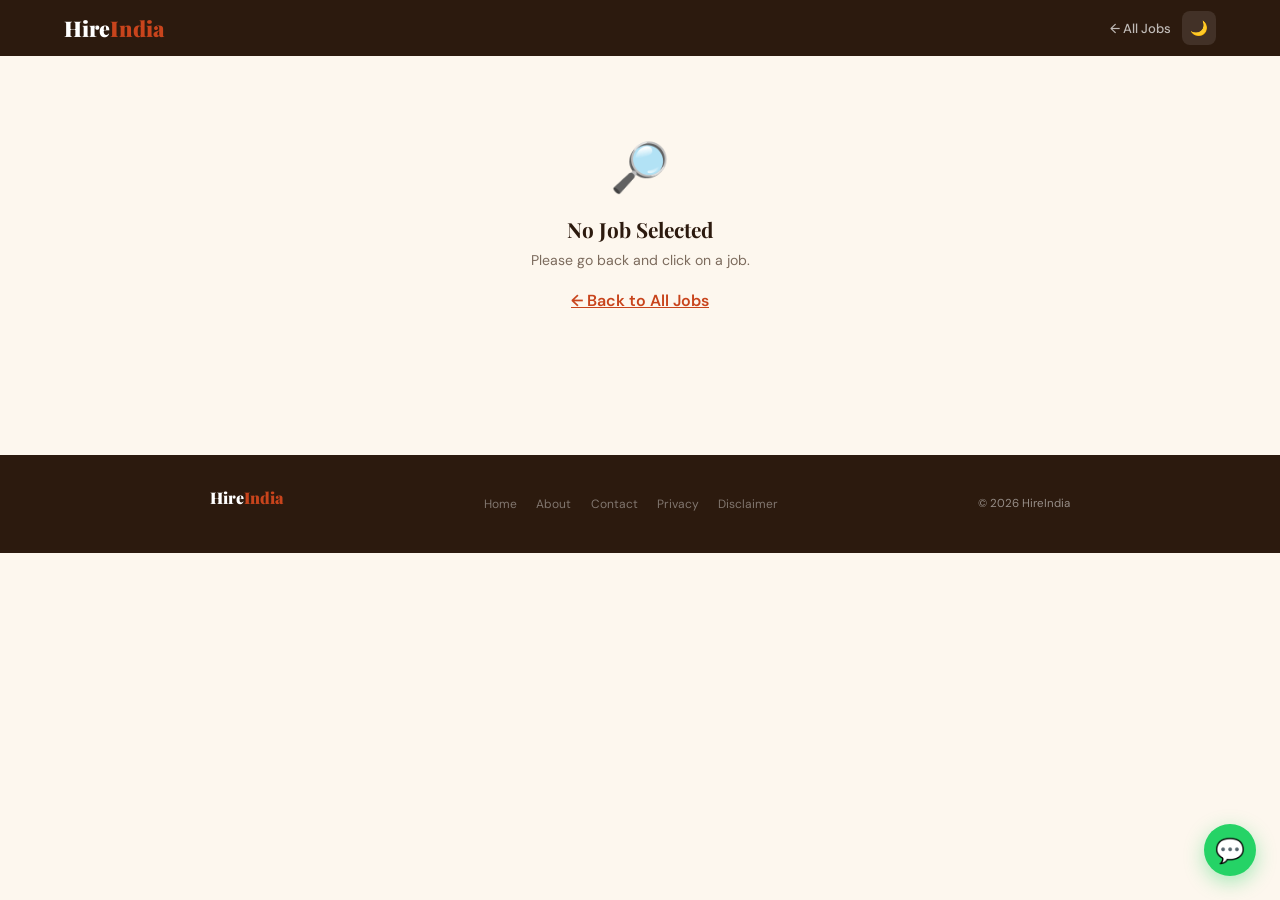
<file: job-detail.html>
<!DOCTYPE html>
<html lang="en">
<head>
<meta charset="UTF-8"/>
<meta name="viewport" content="width=device-width,initial-scale=1"/>
<title>Job Details — HireIndia</title>
<link href="https://fonts.googleapis.com/css2?family=Playfair+Display:wght@700;800;900&family=DM+Sans:wght@300;400;500;600&family=DM+Mono&display=swap" rel="stylesheet"/>
<link rel="stylesheet" href="style.css"/>
<style>
:root{
  --cream:#FDF7EE;--cream2:#F5EAD8;--navy:#2C1A0E;
  --saffron:#C8441C;--saffron-light:#FBEADC;
  --green:#138808;--green-light:#E8F5E9;
  --blue:#1a56db;--blue-light:#EBF2FF;
  --gray:#7C6B5D;--gray-light:#F2E8DC;
  --border:#E8D5BF;--text:#2C1A0E;
  --card:#FFFFFF;--shadow:rgba(44,26,14,0.10);
  --red:#DC2626;--red-light:#FEE2E2;
}
[data-theme="dark"]{
  --cream:#0D1117;--cream2:#161B22;--navy:#0A1628;
  --text:#E6EDF3;--card:#1C2333;--border:#30363D;
  --gray:#9CA3AF;--gray-light:#21262D;--shadow:rgba(0,0,0,0.4);
  --saffron-light:#2D1008;--green-light:#0D2818;
  --blue-light:#0D1F3C;--red-light:#2D1010;
}
*{margin:0;padding:0;box-sizing:border-box;}
html{scroll-behavior:smooth;}
body{font-family:'DM Sans',sans-serif;background:var(--cream);color:var(--text);}

/* NAVBAR */
.navbar{position:fixed;top:0;left:0;right:0;z-index:100;background:var(--navy);height:56px;display:flex;align-items:center;padding:0 5%;justify-content:space-between;}
.logo{font-family:'Playfair Display',serif;font-size:1.35rem;font-weight:900;color:white;text-decoration:none;}
.logo span{color:var(--saffron);}
.nav-right{display:flex;gap:0.7rem;align-items:center;}
.back-btn{color:rgba(255,255,255,0.7);font-size:0.82rem;font-weight:500;text-decoration:none;display:flex;align-items:center;gap:0.4rem;transition:color .2s;}
.back-btn:hover{color:var(--saffron);}
.dark-btn{background:rgba(255,255,255,0.1);border:none;color:white;width:34px;height:34px;border-radius:8px;cursor:pointer;font-size:0.9rem;}

/* PAGE WRAP */
.page{max-width:860px;margin:0 auto;padding:72px 5% 3rem;}

/* BREADCRUMB */
.breadcrumb{display:flex;align-items:center;gap:0.4rem;font-size:0.75rem;color:var(--gray);margin-bottom:1.2rem;flex-wrap:wrap;}
.breadcrumb a{color:var(--saffron);text-decoration:none;}
.breadcrumb a:hover{text-decoration:underline;}

/* HERO CARD */
.hero-card{background:var(--navy);border-radius:18px;overflow:hidden;margin-bottom:1.5rem;}
.hero-banner{width:100%;height:200px;object-fit:cover;display:block;}
.hero-body{padding:1.5rem;}
.badges{display:flex;gap:0.5rem;flex-wrap:wrap;margin-bottom:0.9rem;}
.badge{font-size:0.68rem;font-weight:700;padding:0.25rem 0.7rem;border-radius:4px;letter-spacing:0.5px;}
.badge-urgent{background:var(--red-light);color:var(--red);}
.badge-closing{background:#FEF3C7;color:#92400E;}
.badge-new{background:var(--green-light);color:var(--green);}
.badge-soon{background:var(--blue-light);color:var(--blue);}
.badge-cat{background:rgba(255,255,255,0.12);color:rgba(255,255,255,0.75);}
.hero-title{font-family:'Playfair Display',serif;font-size:clamp(1.3rem,4vw,1.8rem);font-weight:900;color:white;line-height:1.2;margin-bottom:0.5rem;}
.hero-org{font-size:0.85rem;color:rgba(255,255,255,0.6);margin-bottom:1.2rem;}

/* FACTS GRID */
.facts-grid{display:grid;grid-template-columns:repeat(auto-fill,minmax(140px,1fr));gap:0.7rem;margin-bottom:1.2rem;}
.fact-box{background:rgba(255,255,255,0.08);border-radius:10px;padding:0.75rem 1rem;}
.fact-box .label{font-size:0.62rem;font-weight:700;letter-spacing:0.8px;text-transform:uppercase;color:rgba(255,255,255,0.45);margin-bottom:0.3rem;}
.fact-box .value{font-size:0.9rem;font-weight:700;color:white;}
.fact-box .value.green{color:#4ade80;}
.fact-box .value.red{color:#fca5a5;}

/* COUNTDOWN */
.countdown-strip{background:var(--red-light);border:1px solid #fca5a5;border-radius:10px;padding:0.75rem 1rem;display:flex;align-items:center;justify-content:space-between;margin-bottom:1.2rem;}
.cd-label{font-size:0.75rem;color:var(--red);font-weight:700;}
.cd-timer{font-family:'DM Mono',monospace;font-weight:700;color:var(--red);font-size:1rem;}

/* APPLY BUTTON */
.apply-row{display:flex;gap:0.7rem;flex-wrap:wrap;}
.btn-apply-main{flex:1;min-width:180px;background:var(--saffron);color:white;border:none;padding:0.85rem 1.5rem;border-radius:10px;font-family:'DM Sans',sans-serif;font-weight:700;font-size:0.9rem;cursor:pointer;text-decoration:none;text-align:center;transition:all .2s;display:flex;align-items:center;justify-content:center;gap:0.4rem;}
.btn-apply-main:hover{background:#a8360f;transform:translateY(-1px);}
.btn-share-main{background:rgba(255,255,255,0.1);border:1px solid rgba(255,255,255,0.2);color:white;padding:0.85rem 1.2rem;border-radius:10px;font-size:1rem;cursor:pointer;transition:all .2s;}
.btn-share-main:hover{background:rgba(255,255,255,0.2);}

/* SECTIONS */
.section{background:var(--card);border:1px solid var(--border);border-radius:14px;overflow:hidden;margin-bottom:1rem;}
.section-head{background:var(--navy);padding:0.9rem 1.2rem;display:flex;align-items:center;gap:0.6rem;}
.section-head-title{font-family:'Playfair Display',serif;font-weight:800;font-size:0.95rem;color:white;}
.section-body{padding:1.2rem;}

/* OVERVIEW */
.overview-text{font-size:0.88rem;line-height:1.75;color:var(--text);}

/* TABLE */
.detail-table{width:100%;border-collapse:collapse;font-size:0.82rem;}
.detail-table th{background:var(--navy);color:white;padding:0.6rem 0.9rem;text-align:left;font-size:0.75rem;font-weight:600;}
.detail-table td{padding:0.55rem 0.9rem;border-bottom:1px solid var(--border);color:var(--text);}
.detail-table tr:nth-child(even) td{background:var(--gray-light);}
.detail-table .total td{font-weight:700;background:var(--saffron-light);color:var(--saffron);}

/* STEPS */
.steps-list{display:flex;flex-wrap:wrap;gap:0.5rem;}
.step-item{display:flex;align-items:center;gap:0.5rem;background:var(--gray-light);border-radius:8px;padding:0.55rem 0.9rem;font-size:0.8rem;font-weight:600;}
.step-num{width:22px;height:22px;border-radius:50%;background:var(--saffron);color:white;display:flex;align-items:center;justify-content:center;font-size:0.7rem;font-weight:700;flex-shrink:0;}

/* DATES */
.dates-list{display:flex;flex-direction:column;gap:0;}
.date-row{display:flex;justify-content:space-between;align-items:center;padding:0.6rem 0;border-bottom:1px solid var(--border);font-size:0.83rem;}
.date-row:last-child{border-bottom:none;}
.date-event{color:var(--text);font-weight:500;}
.date-val{font-weight:700;color:var(--red);}

/* IMPORTANT BOX */
.notice-box{background:var(--blue-light);border-left:4px solid var(--blue);border-radius:8px;padding:1rem;font-size:0.82rem;line-height:1.7;color:var(--text);}
.notice-box a{color:var(--blue);font-weight:600;}

/* NO EXTERNAL BANNER */
.ext-banner{background:linear-gradient(135deg,var(--navy),#3D2515);border-radius:14px;padding:1.5rem;text-align:center;margin-bottom:1rem;}
.ext-banner h3{font-family:'Playfair Display',serif;color:white;font-size:1.05rem;margin-bottom:0.4rem;}
.ext-banner p{color:rgba(255,255,255,0.55);font-size:0.8rem;margin-bottom:1.1rem;}

/* RELATED */
.related-grid{display:grid;grid-template-columns:repeat(auto-fill,minmax(220px,1fr));gap:0.8rem;}
.related-card{background:var(--card);border:1.5px solid var(--border);border-radius:12px;padding:1rem;text-decoration:none;display:block;transition:all .2s;}
.related-card:hover{border-color:var(--saffron);transform:translateY(-2px);box-shadow:0 8px 20px var(--shadow);}
.related-cat{font-size:0.65rem;font-weight:700;color:var(--saffron);text-transform:uppercase;letter-spacing:0.5px;margin-bottom:0.3rem;}
.related-title{font-family:'Playfair Display',serif;font-weight:800;font-size:0.85rem;color:var(--text);line-height:1.3;margin-bottom:0.4rem;}
.related-meta{font-size:0.72rem;color:var(--gray);}
.related-salary{font-size:0.78rem;font-weight:700;color:var(--green);margin-top:0.3rem;}

/* LOADING / ERROR */
.state-box{padding:4rem 2rem;text-align:center;}
.state-box .icon{font-size:3rem;margin-bottom:1rem;}
.state-box h2{font-family:'Playfair Display',serif;font-size:1.3rem;margin-bottom:0.5rem;}
.state-box p{color:var(--gray);font-size:0.88rem;}

/* WA FLOAT */
.wa-float{position:fixed;bottom:1.5rem;right:1.5rem;background:#25D366;color:white;width:52px;height:52px;border-radius:50%;display:flex;align-items:center;justify-content:center;font-size:1.5rem;cursor:pointer;box-shadow:0 6px 20px rgba(37,211,102,0.4);z-index:999;transition:transform .2s;text-decoration:none;}
.wa-float:hover{transform:scale(1.1);}

/* FOOTER */
footer{background:var(--navy);color:rgba(255,255,255,0.5);padding:2rem 5%;margin-top:2rem;}
.footer-inner{max-width:860px;margin:0 auto;display:flex;justify-content:space-between;align-items:center;flex-wrap:wrap;gap:1rem;}
.footer-logo{font-family:'Playfair Display',serif;font-size:1rem;font-weight:900;color:white;}
.footer-logo span{color:var(--saffron);}
.footer-links{display:flex;gap:1.2rem;flex-wrap:wrap;}
.footer-links a{color:rgba(255,255,255,0.4);font-size:0.75rem;text-decoration:none;transition:color .2s;}
.footer-links a:hover{color:var(--saffron);}

@media(max-width:600px){
  .facts-grid{grid-template-columns:1fr 1fr;}
  .steps-list{flex-direction:column;}
  .step-item{width:100%;}
}
</style>
</head>
<body>

<!-- NAVBAR -->
<nav class="navbar">
  <a class="logo" href="index.html">Hire<span>India</span></a>
  <div class="nav-right">
    <a class="back-btn" href="index.html">← All Jobs</a>
    <button class="dark-btn" id="dark-btn" onclick="toggleDark()">🌙</button>
  </div>
</nav>

<!-- CONTENT -->
<div class="page" id="content">
  <div class="state-box">
    <div class="icon">⏳</div>
    <h2>Loading Job Details…</h2>
    <p>Fetching from jobs.json</p>
  </div>
</div>

<a class="wa-float" href="https://wa.me/" target="_blank" rel="noopener">💬</a>

<!-- FOOTER -->
<footer>
  <div class="footer-inner">
    <div class="footer-logo">Hire<span>India</span></div>
    <div class="footer-links">
      <a href="index.html">Home</a>
      <a href="about.html">About</a>
      <a href="contact.html">Contact</a>
      <a href="privacy-policy.html">Privacy</a>
      <a href="disclaimer.html">Disclaimer</a>
    </div>
    <div style="font-size:0.72rem;">© 2026 HireIndia</div>
  </div>
</footer>

<script>
// ── DARK MODE ──────────────────────────────────────────────────────────────
function toggleDark(){
  const d = document.documentElement;
  const on = d.getAttribute('data-theme')==='dark';
  d.setAttribute('data-theme', on?'':'dark');
  document.getElementById('dark-btn').textContent = on?'🌙':'☀️';
  localStorage.setItem('theme', on?'light':'dark');
}
if(localStorage.getItem('theme')==='dark'){
  document.documentElement.setAttribute('data-theme','dark');
  document.getElementById('dark-btn').textContent='☀️';
}

// ── COUNTDOWN ──────────────────────────────────────────────────────────────
function startCountdown(id, raw){
  const el = document.getElementById('cd-' + id);
  if(!el) return;
  function tick(){
    const diff = new Date(raw) - new Date();
    if(diff <= 0){ el.querySelector('.cd-timer').textContent = 'Closed'; return; }
    const d=Math.floor(diff/86400000), h=Math.floor((diff%86400000)/3600000),
          m=Math.floor((diff%3600000)/60000), s=Math.floor((diff%60000)/1000);
    el.querySelector('.cd-timer').textContent = `${d}d ${h}h ${m}m ${s}s`;
    setTimeout(tick,1000);
  }
  tick();
}

// ── HELPERS ────────────────────────────────────────────────────────────────
function isExternal(url){ return url && (url.startsWith('http://') || url.startsWith('https://')); }

function badgeClass(b){
  if(b==='urgent') return 'badge-urgent';
  if(b==='closing') return 'badge-closing';
  if(b==='new') return 'badge-new';
  if(b==='soon') return 'badge-soon';
  return 'badge-new';
}

function share(j){
  if(navigator.share){
    navigator.share({title:j.title, url:window.location.href}).catch(()=>{});
  } else {
    navigator.clipboard.writeText(window.location.href).then(()=>alert('Link copied! 📋'));
  }
}

// ── RENDER ────────────────────────────────────────────────────────────────
function render(j, allJobs){
  const isExt = isExternal(j.detailPage);
  const applyUrl = j.detailPage || '#';
  const applyLabel = isExt ? '📄 Official Details / Apply →' : '📄 View Full Article →';

  // Banner
  const bannerHtml = j.banner
    ? `<img class="hero-banner" src="${j.banner}" alt="${j.title}" onerror="this.style.display='none'"/>`
    : '';

  // Countdown
  const cdHtml = j.countdown && j.lastDateRaw
    ? `<div class="countdown-strip" id="cd-${j.id}"><span class="cd-label">⏱ Application closes in</span><span class="cd-timer">–</span></div>`
    : '';

  // Overview (optional field)
  const overviewHtml = j.overview
    ? `<div class="section"><div class="section-head"><span>📋</span><span class="section-head-title">About This Recruitment</span></div><div class="section-body"><p class="overview-text">${j.overview}</p></div></div>`
    : '';

  // Vacancy breakdown (optional: j.vacancyBreakdown = [{post,count,qualification}])
  const vacHtml = j.vacancyBreakdown && j.vacancyBreakdown.length
    ? `<div class="section"><div class="section-head"><span>📊</span><span class="section-head-title">Vacancy Breakdown</span></div><div class="section-body">
        <table class="detail-table"><thead><tr><th>Post Name</th><th>Vacancies</th><th>Qualification</th></tr></thead><tbody>
        ${j.vacancyBreakdown.map(v=>`<tr ${v.isTotal?'class="total"':''}><td>${v.post}</td><td>${v.count}</td><td>${v.qualification||'—'}</td></tr>`).join('')}
        </tbody></table></div></div>`
    : '';

  // Selection process (optional: j.selectionProcess = ["Written Test","Physical Test","Medical","Document Verification"])
  const selHtml = j.selectionProcess && j.selectionProcess.length
    ? `<div class="section"><div class="section-head"><span>🏆</span><span class="section-head-title">Selection Process</span></div><div class="section-body">
        <div class="steps-list">${j.selectionProcess.map((s,i)=>`<div class="step-item"><div class="step-num">${i+1}</div>${s}</div>`).join('')}</div>
        </div></div>`
    : '';

  // Important dates (optional: j.importantDates = [{event, date}])
  const datesHtml = j.importantDates && j.importantDates.length
    ? `<div class="section"><div class="section-head"><span>📅</span><span class="section-head-title">Important Dates</span></div><div class="section-body">
        <div class="dates-list">${j.importantDates.map(d=>`<div class="date-row"><span class="date-event">${d.event}</span><span class="date-val">${d.date}</span></div>`).join('')}</div>
        </div></div>`
    : '';

  // Pay details (optional: j.payDetails = "Pay Level 10 under 7th CPC…")
  const payHtml = j.payDetails
    ? `<div class="section"><div class="section-head"><span>💰</span><span class="section-head-title">Salary & Pay Details</span></div><div class="section-body"><p class="overview-text">${j.payDetails}</p></div></div>`
    : '';

  // How to apply (optional: j.howToApply = ["Visit official site","Register","Fill form","Upload documents","Pay fee","Submit"])
  const howHtml = j.howToApply && j.howToApply.length
    ? `<div class="section"><div class="section-head"><span>📝</span><span class="section-head-title">How to Apply</span></div><div class="section-body">
        <div class="steps-list">${j.howToApply.map((s,i)=>`<div class="step-item"><div class="step-num">${i+1}</div>${s}</div>`).join('')}</div>
        </div></div>`
    : '';

  // External notice banner (shown when detailPage is external)
  const extNotice = isExt
    ? `<div class="ext-banner"><h3>📄 Full Notification Available</h3><p>Complete details, syllabus, admit card and result updates are available on the official page.</p>
        <a class="btn-apply-main" href="${applyUrl}" target="_blank" rel="noopener" style="display:inline-flex;max-width:300px;margin:0 auto;">View Full Details / Apply →</a></div>`
    : '';

  // Related jobs (exclude self, show up to 4)
  const related = allJobs.filter(x => x.id !== j.id && !x.comingSoon).slice(0,4);
  const relatedHtml = related.length
    ? `<div class="section"><div class="section-head"><span>🔍</span><span class="section-head-title">Other Jobs You May Like</span></div><div class="section-body">
        <div class="related-grid">${related.map(r=>`
          <a class="related-card" href="job-detail.html?id=${r.id}">
            <div class="related-cat">${r.category}</div>
            <div class="related-title">${r.title}</div>
            <div class="related-meta">${r.vacancies} · ${r.org}</div>
            <div class="related-salary">${r.salary}</div>
          </a>`).join('')}
        </div></div></div>`
    : '';

  document.getElementById('content').innerHTML = `
    <div class="breadcrumb">
      <a href="index.html">🏠 Home</a> › <a href="index.html#jobs-section">Jobs</a> › <span>${j.category}</span>
    </div>

    <div class="hero-card">
      ${bannerHtml}
      <div class="hero-body">
        <div class="badges">
          <span class="badge ${badgeClass(j.badge)}">${j.badgeText}</span>
          <span class="badge badge-cat">${j.category}</span>
        </div>
        <h1 class="hero-title">${j.title}</h1>
        <div class="hero-org">${j.emoji} ${j.org}</div>
        <div class="facts-grid">
          <div class="fact-box"><div class="label">Vacancies</div><div class="value">${j.vacancies}</div></div>
          <div class="fact-box"><div class="label">Salary</div><div class="value green">${j.salary}</div></div>
          <div class="fact-box"><div class="label">Age Limit</div><div class="value">${j.age}</div></div>
          <div class="fact-box"><div class="label">Qualification</div><div class="value">${j.qualification}</div></div>
          <div class="fact-box"><div class="label">Last Date</div><div class="value red">${j.lastDate}</div></div>
          ${j.examMode ? `<div class="fact-box"><div class="label">Exam Mode</div><div class="value">${j.examMode}</div></div>` : ''}
          ${j.applyFee ? `<div class="fact-box"><div class="label">Apply Fee</div><div class="value">${j.applyFee}</div></div>` : ''}
        </div>
        ${cdHtml}
        <div class="apply-row">
          ${applyUrl !== '#' ? `<a class="btn-apply-main" href="${applyUrl}" target="${isExt?'_blank':'_self'}" rel="${isExt?'noopener':''}">${applyLabel}</a>` : ''}
          <button class="btn-share-main" onclick="share(${JSON.stringify(j).replace(/</g,'\\u003c')})">📤</button>
        </div>
      </div>
    </div>

    ${overviewHtml}
    ${datesHtml}
    ${vacHtml}
    ${selHtml}
    ${payHtml}
    ${howHtml}
    ${extNotice}
    ${relatedHtml}
  `;

  // Start countdown after render
  if(j.countdown && j.lastDateRaw) startCountdown(j.id, j.lastDateRaw);

  // Update page title
  document.title = `${j.title} — HireIndia`;
}

// ── MAIN ──────────────────────────────────────────────────────────────────
const params = new URLSearchParams(window.location.search);
const jobId = parseInt(params.get('id'));

if(!jobId){
  document.getElementById('content').innerHTML = `<div class="state-box"><div class="icon">🔎</div><h2>No Job Selected</h2><p>Please go back and click on a job.</p><br/><a href="index.html" style="color:var(--saffron);font-weight:600;">← Back to All Jobs</a></div>`;
} else {
  fetch('jobs.json')
    .then(r => r.json())
    .then(data => {
      const job = data.jobs.find(j => j.id === jobId);
      if(!job){
        document.getElementById('content').innerHTML = `<div class="state-box"><div class="icon">❌</div><h2>Job Not Found</h2><p>This job may have been removed.</p><br/><a href="index.html" style="color:var(--saffron);font-weight:600;">← Back to All Jobs</a></div>`;
      } else {
        render(job, data.jobs);
      }
    })
    .catch(() => {
      document.getElementById('content').innerHTML = `<div class="state-box"><div class="icon">⚠️</div><h2>Could Not Load</h2><p>Make sure jobs.json is in the same folder.</p><br/><a href="index.html" style="color:var(--saffron);font-weight:600;">← Back to All Jobs</a></div>`;
    });
}
</script>
</body>
</html>
</file>
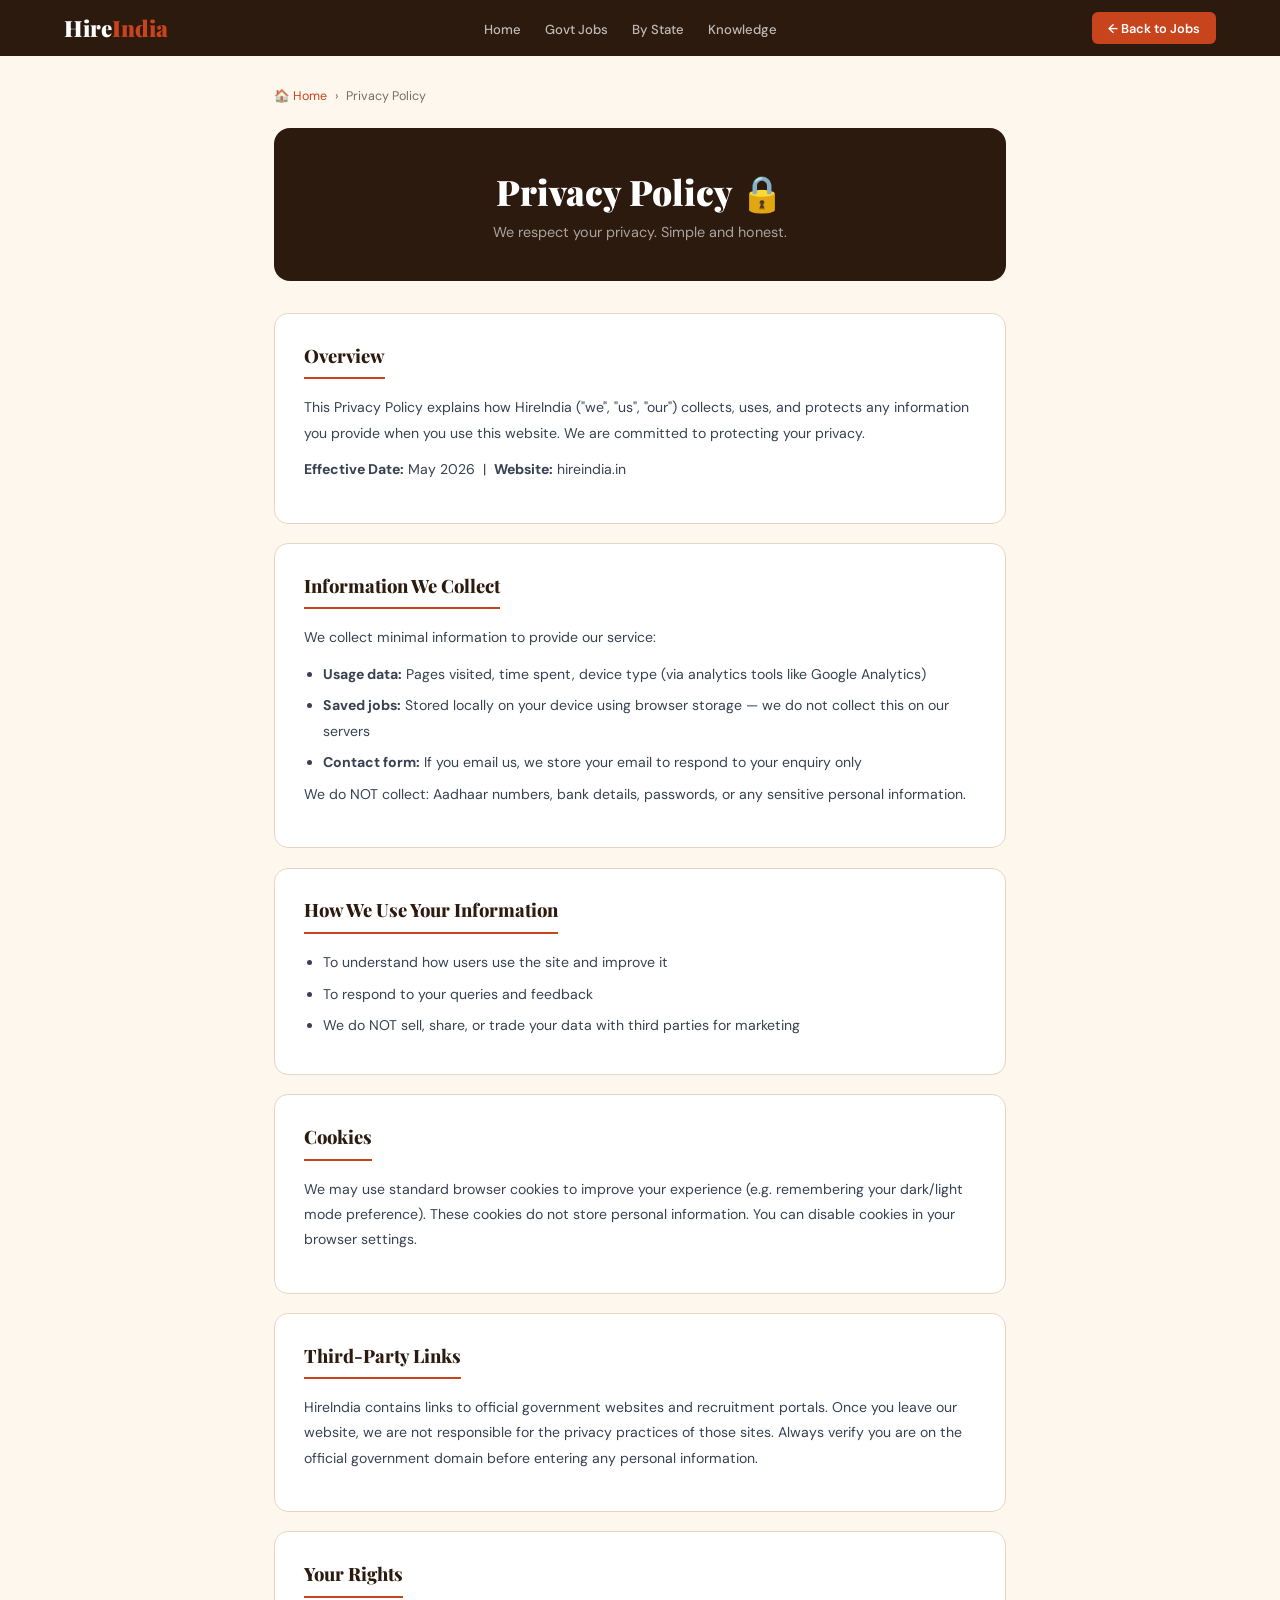
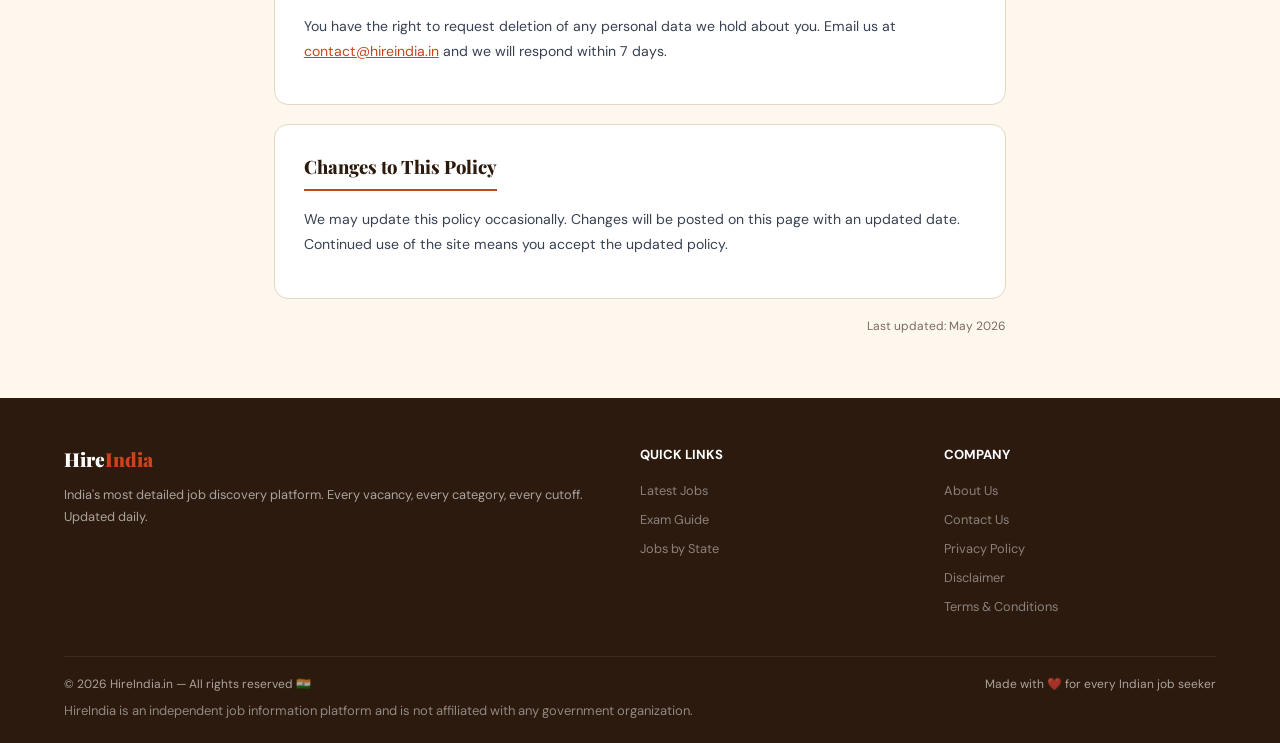
<file: privacy-policy.html>
<!DOCTYPE html>

<html lang="en">
<head>
<!-- Google tag (gtag.js) -->
<script async="" src="https://www.googletagmanager.com/gtag/js?id=G-LKHYPHGVPD"></script>
<script>
  window.dataLayer = window.dataLayer || [];
  function gtag(){dataLayer.push(arguments);}
  gtag('js', new Date());
  gtag('config', 'G-LKHYPHGVPD');
</script>
<meta charset="utf-8"/>
<meta content="width=device-width, initial-scale=1.0" name="viewport"/>
<title>Privacy Policy — HireIndia | HireIndia</title>
<meta content="Find latest government and private jobs in India 2026. Get Sarkari Naukri updates, admit cards, results, and recruitment notifications daily on HireIndia." name="description"/>
<link href="style.css" rel="stylesheet"/>
<style>
.trust-page { max-width: 780px; margin: 0 auto; padding: 2rem 1.5rem 4rem; }
.trust-hero { background: var(--navy); border-radius: 16px; padding: 2.5rem 2rem; margin-bottom: 2rem; text-align: center; }
.trust-hero-title { font-family: "Playfair Display", serif; font-size: clamp(1.6rem,3vw,2.2rem); font-weight: 900; color: #fff; margin-bottom: 0.5rem; }
.trust-hero-sub { font-size: 0.9rem; color: rgba(255,255,255,0.6); }
.trust-section { background: #fff; border-radius: 14px; padding: 1.8rem; margin-bottom: 1.2rem; border: 1px solid var(--border); }
.trust-section h2 { font-family: "Playfair Display", serif; font-size: 1.15rem; font-weight: 800; color: var(--navy); margin-bottom: 1rem; padding-bottom: 0.6rem; border-bottom: 2px solid var(--saffron); display: inline-block; }
.trust-section p, .trust-section li { font-size: 0.88rem; color: #374151; line-height: 1.8; margin-bottom: 0.7rem; }
.trust-section ul { padding-left: 1.2rem; }
.trust-section ul li { margin-bottom: 0.4rem; }
.trust-badge { display: inline-flex; align-items: center; gap: 0.5rem; background: #ECFDF5; color: #065F46; border: 1px solid #A7F3D0; border-radius: 8px; padding: 0.6rem 1rem; font-size: 0.82rem; font-weight: 600; margin-bottom: 1rem; }
.contact-grid { display: grid; grid-template-columns: 1fr 1fr; gap: 1rem; margin-top: 1rem; }
@media(max-width:500px) { .contact-grid { grid-template-columns: 1fr; } }
.contact-card { background: var(--cream2); border-radius: 10px; padding: 1.2rem; text-align: center; border: 1px solid var(--border); }
.contact-card .icon { font-size: 2rem; margin-bottom: 0.5rem; }
.contact-card h3 { font-size: 0.85rem; font-weight: 700; color: var(--navy); margin-bottom: 0.3rem; }
.contact-card a, .contact-card p { font-size: 0.8rem; color: var(--gray); text-decoration: none; }
.contact-card a:hover { color: var(--saffron); }
.last-updated { font-size: 0.75rem; color: var(--gray); text-align: right; margin-top: 1rem; }
</style>
<meta content="government jobs, Sarkari Naukri, India jobs, private jobs, admit card, results" name="keywords"/><meta content="index, follow" name="robots"/><meta content="Privacy Policy — HireIndia | HireIndia" property="og:title"/><meta content="Find latest government and private jobs in India 2026. Get Sarkari Naukri updates, admit cards, results, and recruitment notifications daily on HireIndia." property="og:description"/><meta content="website" property="og:type"/><meta content="https://hireindia-official.netlify.app/" property="og:url"/><meta content="https://hireindia-official.netlify.app/logo.png" property="og:image"/><meta content="summary_large_image" name="twitter:card"/><meta content="Privacy Policy — HireIndia | HireIndia" name="twitter:title"/><meta content="Find latest government and private jobs in India 2026. Get Sarkari Naukri updates, admit cards, results, and recruitment notifications daily on HireIndia." name="twitter:description"/><link href="https://hireindia-official.netlify.app/" rel="canonical"/><script type="application/ld+json">{
  "@context": "https://schema.org",
  "@type": "WebSite",
  "name": "HireIndia",
  "url": "https://hireindia-official.netlify.app/",
  "description": "Find latest government and private jobs in India 2026. Get Sarkari Naukri updates, admit cards, results, and recruitment notifications daily on HireIndia."
}</script></head>
<body>
<nav class="navbar">
<a aria-label="HireIndia" class="logo" href="index.html">Hire<span>India</span></a>
<ul class="nav-links">
<li><a aria-label="Home" href="index.html">Home</a></li>
<li><a aria-label="Govt Jobs" href="index.html#jobs-section">Govt Jobs</a></li>
<li><a aria-label="By State" href="index.html#state-section">By State</a></li>
<li><a aria-label="Knowledge" href="index.html#knowledge-section">Knowledge</a></li>
</ul>
<div class="nav-right">
<a aria-label="← Back to Jobs" class="post-btn" href="index.html">← Back to Jobs</a>
</div>
</nav>
<div style="height:56px;"></div>
<div class="trust-page">
<div class="breadcrumb">
<a aria-label="🏠 Home" href="index.html">🏠 Home</a>
<span>›</span>
<span>Privacy Policy</span>
</div>
<div class="trust-hero">
<div class="trust-hero-title">Privacy Policy 🔒</div>
<div class="trust-hero-sub">We respect your privacy. Simple and honest.</div>
</div>
<div class="trust-section">
<h2>Overview</h2>
<p>This Privacy Policy explains how HireIndia ("we", "us", "our") collects, uses, and protects any information you provide when you use this website. We are committed to protecting your privacy.</p>
<p><strong>Effective Date:</strong> May 2026  |  <strong>Website:</strong> hireindia.in</p>
</div>
<div class="trust-section">
<h2>Information We Collect</h2>
<p>We collect minimal information to provide our service:</p>
<ul>
<li><strong>Usage data:</strong> Pages visited, time spent, device type (via analytics tools like Google Analytics)</li>
<li><strong>Saved jobs:</strong> Stored locally on your device using browser storage — we do not collect this on our servers</li>
<li><strong>Contact form:</strong> If you email us, we store your email to respond to your enquiry only</li>
</ul>
<p>We do NOT collect: Aadhaar numbers, bank details, passwords, or any sensitive personal information.</p>
</div>
<div class="trust-section">
<h2>How We Use Your Information</h2>
<ul>
<li>To understand how users use the site and improve it</li>
<li>To respond to your queries and feedback</li>
<li>We do NOT sell, share, or trade your data with third parties for marketing</li>
</ul>
</div>
<div class="trust-section">
<h2>Cookies</h2>
<p>We may use standard browser cookies to improve your experience (e.g. remembering your dark/light mode preference). These cookies do not store personal information. You can disable cookies in your browser settings.</p>
</div>
<div class="trust-section">
<h2>Third-Party Links</h2>
<p>HireIndia contains links to official government websites and recruitment portals. Once you leave our website, we are not responsible for the privacy practices of those sites. Always verify you are on the official government domain before entering any personal information.</p>
</div>
<div class="trust-section">
<h2>Your Rights</h2>
<p>You have the right to request deletion of any personal data we hold about you. Email us at <a aria-label="contact@hireindia.in" href="mailto:contact@hireindia.in" style="color:var(--saffron);">contact@hireindia.in</a> and we will respond within 7 days.</p>
</div>
<div class="trust-section">
<h2>Changes to This Policy</h2>
<p>We may update this policy occasionally. Changes will be posted on this page with an updated date. Continued use of the site means you accept the updated policy.</p>
</div>
<div class="last-updated">Last updated: May 2026</div>
</div>
<footer>
<div class="footer-grid">
<div>
<div class="footer-logo">Hire<span>India</span></div>
<p class="footer-desc">India's most detailed job discovery platform. Every vacancy, every category, every cutoff. Updated daily.</p>
</div>
<div class="footer-col">
<h4>QUICK LINKS</h4>
<ul>
<li><a aria-label="Latest Jobs" href="index.html#jobs-section">Latest Jobs</a></li>
<li><a aria-label="Exam Guide" href="index.html#knowledge-section">Exam Guide</a></li>
<li><a aria-label="Jobs by State" href="index.html#state-section">Jobs by State</a></li>
</ul>
</div>
<div class="footer-col">
<h4>COMPANY</h4>
<ul>
<li><a aria-label="About Us" href="about.html">About Us</a></li>
<li><a aria-label="Contact Us" href="contact.html">Contact Us</a></li>
<li><a aria-label="Privacy Policy" href="privacy-policy.html">Privacy Policy</a></li>
<li><a aria-label="Disclaimer" href="disclaimer.html">Disclaimer</a></li>
<li><a aria-label="Terms &amp; Conditions" href="terms.html">Terms &amp; Conditions</a></li>
</ul>
</div>
</div>
<div class="footer-bottom">
<span>© 2026 HireIndia.in — All rights reserved 🇮🇳</span>
<span>Made with ❤️ for every Indian job seeker</span>
</div>
<p style="margin-top:10px;font-size:13px;opacity:0.8;">HireIndia is an independent job information platform and is not affiliated with any government organization.</p></footer>
<script>
function toast(msg) {
  let t = document.createElement('div');
  t.className = 'toast'; t.textContent = msg;
  document.body.appendChild(t);
  setTimeout(() => t.style.transform = 'translateX(-50%) translateY(0)', 10);
  setTimeout(() => { t.style.transform = 'translateX(-50%) translateY(80px)'; setTimeout(() => t.remove(), 300); }, 2500);
}
</script>
</body>
</html>
</file>
<file: style.css>
@import url('https://fonts.googleapis.com/css2?family=Playfair+Display:wght@700;800;900&family=DM+Sans:wght@300;400;500;600&family=DM+Mono&display=swap');

:root {
  --cream: #FDF7EE;
  --cream2: #F5EAD8;
  --navy: #2C1A0E;
  --saffron: #C8441C;
  --saffron-light: #FBEADC;
  --green: #138808;
  --green-light: #E8F5E9;
  --blue: #1a56db;
  --blue-light: #EBF2FF;
  --gray: #7C6B5D;
  --gray-light: #F2E8DC;
  --border: #E8D5BF;
  --text: #2C1A0E;
  --card: #FFFFFF;
  --shadow: rgba(44,26,14,0.10);
  --red: #DC2626;
  --red-light: #FEE2E2;
}

* { margin: 0; padding: 0; box-sizing: border-box; }
html { scroll-behavior: smooth; }
body { font-family: 'DM Sans', sans-serif; background: var(--cream); color: var(--text); overflow-x: hidden; }

/* NAVBAR */
.navbar {
  position: fixed; top: 0; left: 0; right: 0; z-index: 1000;
  background: var(--navy); padding: 0 5%; height: 56px;
  display: flex; align-items: center; justify-content: space-between;
}
.logo { font-family: 'Playfair Display', serif; font-size: 1.4rem; font-weight: 900; color: white; cursor: pointer; text-decoration: none; }
.logo span { color: var(--saffron); }
.nav-links { display: flex; gap: 1.5rem; list-style: none; }
.nav-links a { color: rgba(255,255,255,0.7); font-size: 0.82rem; font-weight: 500; text-decoration: none; transition: color .2s; }
.nav-links a:hover { color: var(--saffron); }
.nav-right { display: flex; gap: 0.6rem; align-items: center; }
.post-btn { background: var(--saffron); border: none; color: white; padding: 0.45rem 1rem; border-radius: 6px; font-family: 'DM Sans',sans-serif; font-weight: 600; font-size: 0.8rem; cursor: pointer; text-decoration: none; }

/* TICKER */
.ticker-bar { background: var(--saffron); margin-top: 56px; padding: 0.5rem 0; overflow: hidden; }
.ticker-inner { display: flex; align-items: center; padding: 0 5%; }
.ticker-label { background: var(--navy); color: white; font-size: 0.7rem; font-weight: 700; padding: 0.2rem 0.8rem; letter-spacing: 1px; white-space: nowrap; margin-right: 1rem; }
.ticker-scroll { overflow: hidden; flex: 1; }
.ticker-text { display: inline-block; animation: scroll 40s linear infinite; white-space: nowrap; }
.ticker-text span { color: white; font-size: 0.78rem; font-weight: 500; margin-right: 3rem; }
.ticker-text span::before { content: '● '; }
@keyframes scroll { from { transform: translateX(0); } to { transform: translateX(-50%); } }

/* TOAST */
.toast { position: fixed; bottom: 5rem; left: 50%; transform: translateX(-50%) translateY(80px); background: var(--navy); color: white; padding: 0.7rem 1.4rem; border-radius: 8px; font-size: 0.82rem; font-weight: 500; z-index: 3000; transition: transform 0.3s; pointer-events: none; white-space: nowrap; }
.toast.show { transform: translateX(-50%) translateY(0); }

/* WA FLOAT */
.wa-float { position: fixed; bottom: 1.5rem; right: 1.5rem; background: #25D366; color: white; width: 52px; height: 52px; border-radius: 50%; display: flex; align-items: center; justify-content: center; font-size: 1.5rem; cursor: pointer; box-shadow: 0 6px 20px rgba(37,211,102,0.4); z-index: 999; transition: all .2s; text-decoration: none; }
.wa-float:hover { transform: scale(1.1); }

/* FOOTER */
footer { background: var(--navy); color: rgba(255,255,255,0.6); padding: 3rem 5% 1.5rem; }
.footer-grid { display: grid; grid-template-columns: 2fr 1fr 1fr; gap: 2rem; max-width: 1200px; margin: 0 auto 2rem; }
.footer-logo { font-family: 'Playfair Display',serif; font-size: 1.2rem; font-weight: 900; color: white; margin-bottom: 0.8rem; }
.footer-logo span { color: var(--saffron); }
.footer-desc { font-size: 0.8rem; line-height: 1.7; }
.footer-col h4 { color: white; font-weight: 700; font-size: 0.82rem; margin-bottom: 1rem; }
.footer-col ul { list-style: none; }
.footer-col ul li { margin-bottom: 0.5rem; }
.footer-col ul li a { color: rgba(255,255,255,0.45); text-decoration: none; font-size: 0.8rem; transition: color .2s; cursor: pointer; }
.footer-col ul li a:hover { color: var(--saffron); }
.footer-bottom { max-width: 1200px; margin: 0 auto; border-top: 1px solid rgba(255,255,255,0.08); padding-top: 1.2rem; display: flex; justify-content: space-between; font-size: 0.75rem; flex-wrap: wrap; gap: 0.5rem; }

/* ARTICLE PAGE */
.article-wrap { max-width: 900px; margin: 0 auto; padding: 2rem 5%; }
.breadcrumb { font-size: 0.78rem; color: var(--gray); margin-bottom: 1.5rem; display: flex; gap: 0.5rem; align-items: center; flex-wrap: wrap; }
.breadcrumb a { color: var(--saffron); text-decoration: none; }
.breadcrumb span { color: var(--gray); }

.article-hero { background: var(--navy); border-radius: 16px; padding: 2rem; margin-bottom: 2rem; position: relative; overflow: hidden; }
.article-hero-img { width: 100%; height: 220px; object-fit: cover; border-radius: 12px; margin-bottom: 1.5rem; }
.article-badge { display: inline-flex; gap: 0.5rem; margin-bottom: 1rem; flex-wrap: wrap; }
.badge { font-size: 0.68rem; font-weight: 700; padding: 0.25rem 0.7rem; border-radius: 4px; }
.badge-central { background: var(--blue-light); color: var(--blue); }
.badge-state { background: var(--green-light); color: var(--green); }
.badge-psu { background: var(--saffron-light); color: var(--saffron); }
.badge-urgent { background: var(--red-light); color: var(--red); }
.article-title { font-family: 'Playfair Display',serif; font-size: clamp(1.4rem,3vw,2rem); font-weight: 900; color: white; line-height: 1.2; margin-bottom: 1rem; }
.article-meta { display: flex; gap: 1.5rem; flex-wrap: wrap; }
.meta-item { display: flex; flex-direction: column; }
.meta-label { font-size: 0.65rem; color: rgba(255,255,255,0.5); font-weight: 700; letter-spacing: 1px; text-transform: uppercase; }
.meta-value { font-size: 0.9rem; font-weight: 700; color: white; margin-top: 0.2rem; }
.meta-value.salary { color: #4ade80; }
.meta-value.urgent { color: #fca5a5; }

.countdown-strip { background: var(--red-light); border: 1px solid #fca5a5; border-radius: 8px; padding: 0.7rem 1rem; display: flex; align-items: center; justify-content: space-between; margin: 1.5rem 0; }
.countdown-label { font-size: 0.75rem; color: var(--red); font-weight: 700; }
.countdown-time { font-family: 'DM Mono',monospace; font-weight: 700; color: var(--red); font-size: 0.95rem; }

.section-block { background: var(--card); border-radius: 14px; border: 1px solid var(--border); margin-bottom: 1.2rem; overflow: hidden; }
.section-block-header { padding: 1rem 1.2rem; background: var(--navy); display: flex; align-items: center; gap: 0.6rem; }
.section-block-title { font-family: 'Playfair Display',serif; font-weight: 800; font-size: 1rem; color: white; }
.section-block-body { padding: 1.2rem; }

.info-table { width: 100%; border-collapse: collapse; font-size: 0.82rem; }
.info-table th { background: var(--navy); color: white; padding: 0.55rem 0.8rem; text-align: left; font-size: 0.75rem; font-weight: 600; }
.info-table td { padding: 0.5rem 0.8rem; border-bottom: 1px solid var(--border); color: var(--text); }
.info-table tr:nth-child(even) td { background: var(--gray-light); }
.info-table .total-row td { font-weight: 700; background: var(--saffron-light); color: var(--saffron); }
.info-table .exempt { color: var(--green); font-weight: 600; }
.info-table .urgent { color: var(--red); font-weight: 600; }

.quick-facts { display: grid; grid-template-columns: 1fr 1fr; gap: 0.8rem; margin-bottom: 1.5rem; }
.fact { background: var(--gray-light); border-radius: 10px; padding: 0.8rem 1rem; }
.fact-label { font-size: 0.65rem; font-weight: 700; letter-spacing: 0.5px; text-transform: uppercase; color: var(--gray); margin-bottom: 0.3rem; }
.fact-value { font-size: 0.9rem; font-weight: 700; color: var(--text); }
.fact-value.green { color: var(--green); }
.fact-value.red { color: var(--red); }

.process-steps { display: flex; margin-bottom: 1rem; overflow-x: auto; }
.step { flex: 1; text-align: center; padding: 0.7rem 0.5rem; background: var(--gray-light); border-right: 2px solid white; font-size: 0.72rem; font-weight: 600; color: var(--text); min-width: 75px; }
.step:first-child { border-radius: 8px 0 0 8px; }
.step:last-child { border-radius: 0 8px 8px 0; border-right: none; }
.step.active { background: var(--saffron); color: white; }
.step-num { font-size: 1.1rem; display: block; margin-bottom: 0.2rem; }

.cutoff-box { background: linear-gradient(135deg,var(--navy),#3D2515); border-radius: 10px; padding: 1rem; }
.cutoff-title { color: var(--saffron); font-size: 0.72rem; font-weight: 700; letter-spacing: 1px; text-transform: uppercase; margin-bottom: 0.8rem; }
.cutoff-grid { display: grid; grid-template-columns: repeat(3,1fr); gap: 0.6rem; }
.cutoff-item { text-align: center; }
.cutoff-cat { font-size: 0.65rem; color: rgba(255,255,255,0.5); font-weight: 600; display: block; margin-bottom: 0.2rem; }
.cutoff-score { font-family: 'DM Mono',monospace; font-size: 1.1rem; color: white; font-weight: 700; }

.timeline-item { display: flex; gap: 0.8rem; padding: 0.55rem 0; border-bottom: 1px solid var(--border); }
.timeline-item:last-child { border-bottom: none; }
.dot { width: 8px; height: 8px; border-radius: 50%; background: var(--saffron); margin-top: 5px; flex-shrink: 0; }
.tl-label { font-size: 0.75rem; color: var(--gray); }
.tl-date { font-size: 0.85rem; font-weight: 700; color: var(--text); margin-top: 0.1rem; }

.links-box { background: var(--blue-light); border-radius: 10px; padding: 1rem; margin-bottom: 1rem; }
.links-box-title { font-size: 0.72rem; font-weight: 700; letter-spacing: 0.5px; text-transform: uppercase; color: var(--blue); margin-bottom: 0.8rem; }
.link-item { display: flex; align-items: center; gap: 0.6rem; padding: 0.5rem 0; border-bottom: 1px solid rgba(26,86,219,0.1); cursor: pointer; text-decoration: none; }
.link-item:last-child { border-bottom: none; }
.link-item:hover { opacity: 0.7; }
.link-text { font-size: 0.82rem; font-weight: 600; color: var(--blue); }

.apply-box { background: var(--navy); border-radius: 14px; padding: 1.5rem; text-align: center; margin-bottom: 1.5rem; }
.apply-box h3 { font-family: 'Playfair Display',serif; color: white; font-size: 1.1rem; margin-bottom: 0.5rem; }
.apply-box p { color: rgba(255,255,255,0.6); font-size: 0.82rem; margin-bottom: 1.2rem; }
.btn-apply { display: inline-block; background: var(--saffron); color: white; border: none; padding: 0.85rem 2rem; border-radius: 10px; font-family: 'DM Sans',sans-serif; font-weight: 700; font-size: 0.9rem; cursor: pointer; transition: all .2s; text-decoration: none; }
.btn-apply:hover { background: #a8360f; transform: translateY(-2px); }

.related-jobs { margin-top: 2rem; }
.related-title { font-family: 'Playfair Display',serif; font-size: 1.3rem; font-weight: 800; margin-bottom: 1rem; display: flex; align-items: center; gap: 0.5rem; }
.related-title::before { content:''; width:4px; height:20px; background:var(--saffron); border-radius:2px; display:inline-block; }
.related-grid { display: grid; grid-template-columns: repeat(auto-fill,minmax(250px,1fr)); gap: 1rem; }
.related-card { background: var(--card); border: 1.5px solid var(--border); border-radius: 12px; padding: 1rem; cursor: pointer; transition: all .2s; text-decoration: none; display: block; }
.related-card:hover { border-color: var(--saffron); transform: translateY(-2px); box-shadow: 0 8px 20px var(--shadow); }
.related-cat { font-size: 0.68rem; font-weight: 700; color: var(--saffron); text-transform: uppercase; letter-spacing: 0.5px; margin-bottom: 0.4rem; }
.related-job-title { font-family: 'Playfair Display',serif; font-weight: 800; font-size: 0.9rem; color: var(--text); margin-bottom: 0.5rem; line-height: 1.3; }
.related-detail { font-size: 0.75rem; color: var(--gray); }
.related-salary { font-size: 0.8rem; font-weight: 700; color: var(--green); margin-top: 0.4rem; }

@media(max-width:768px) {
  .nav-links { display: none; }
  .footer-grid { grid-template-columns: 1fr; }
  .quick-facts { grid-template-columns: 1fr 1fr; }
}
</file>
